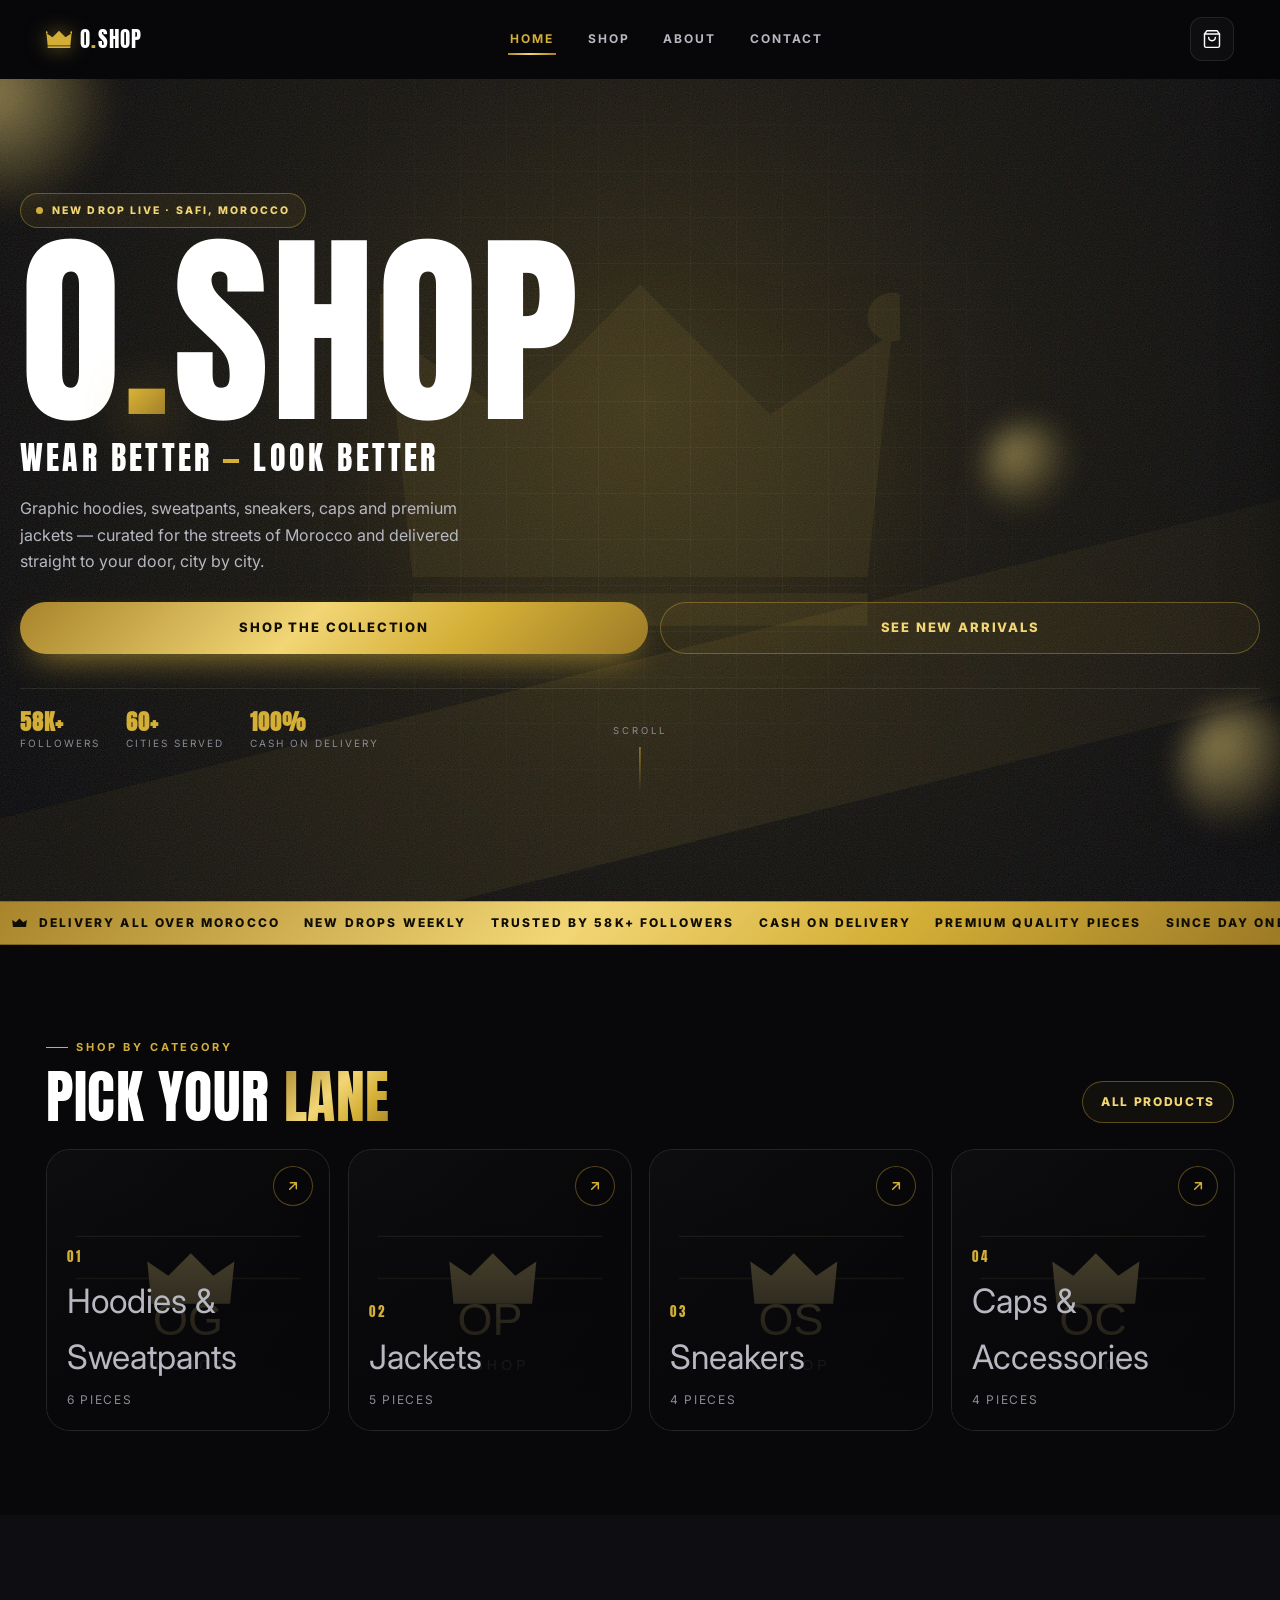
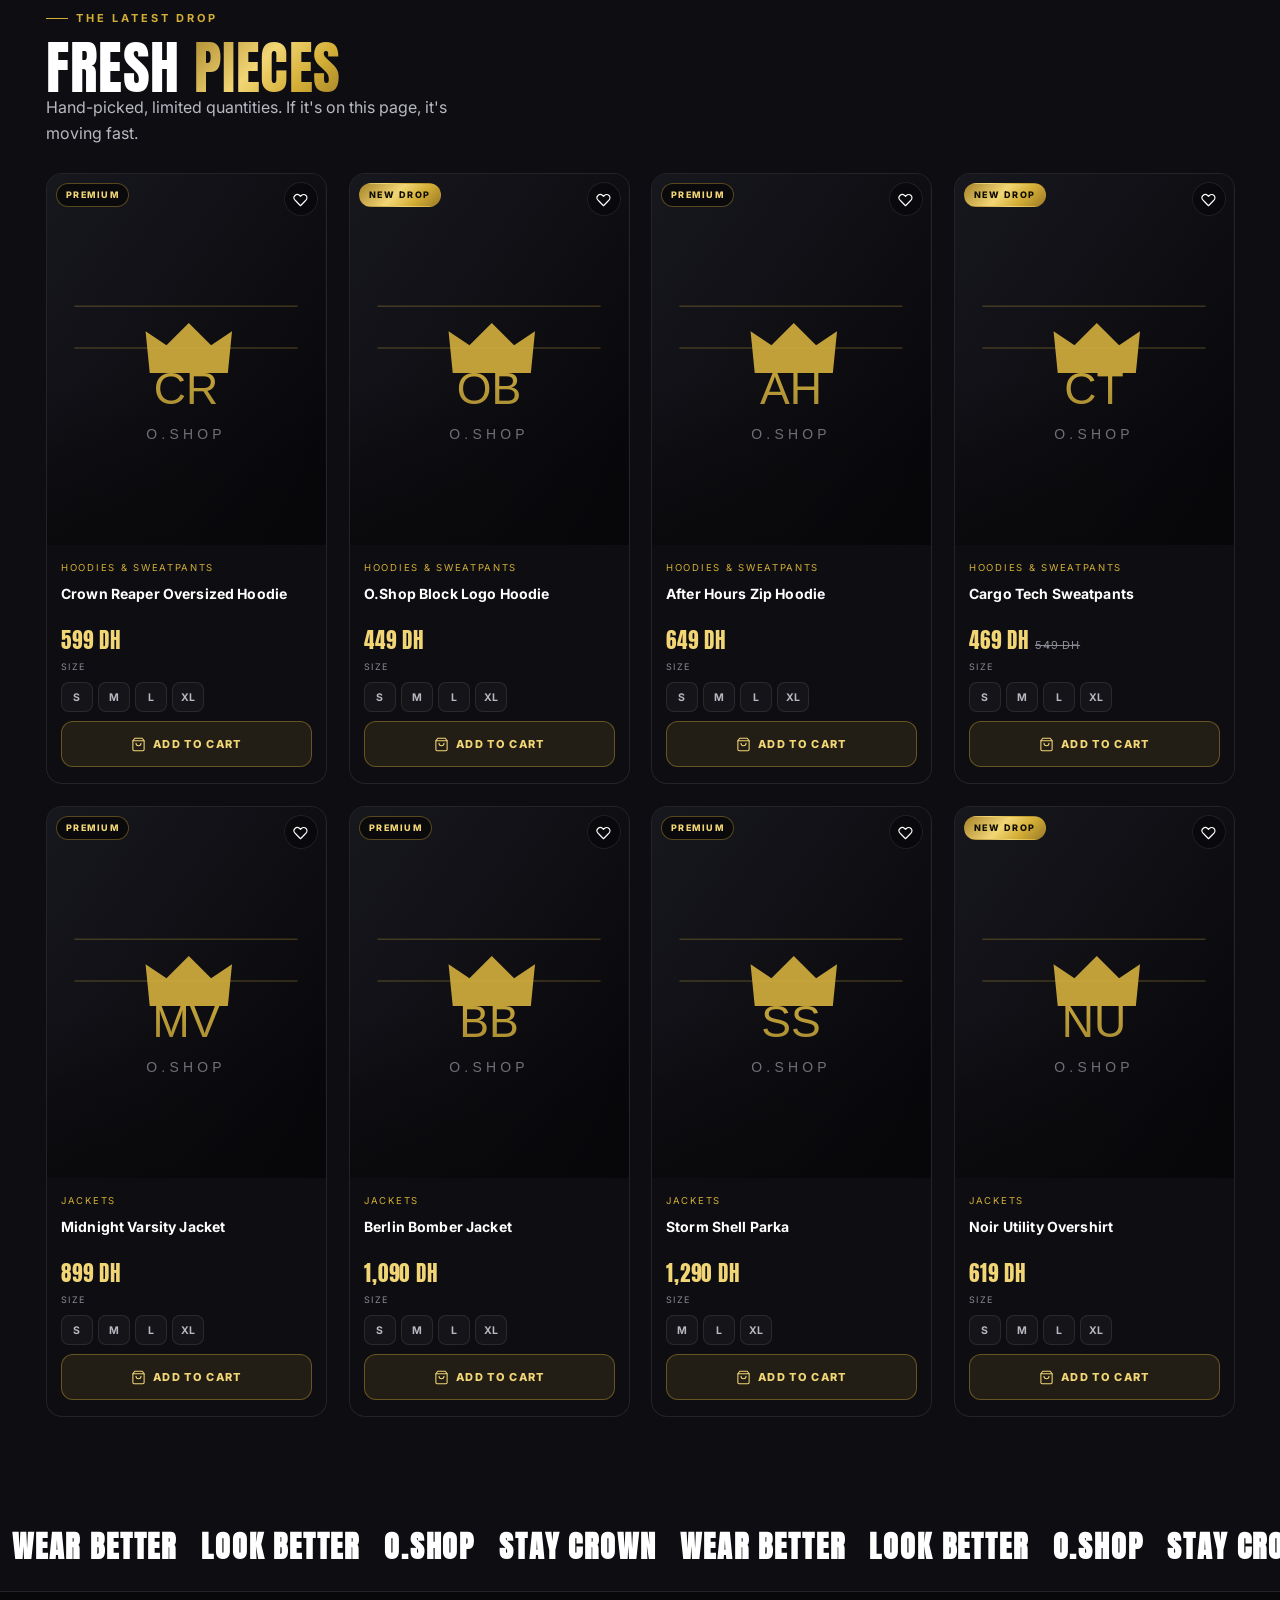
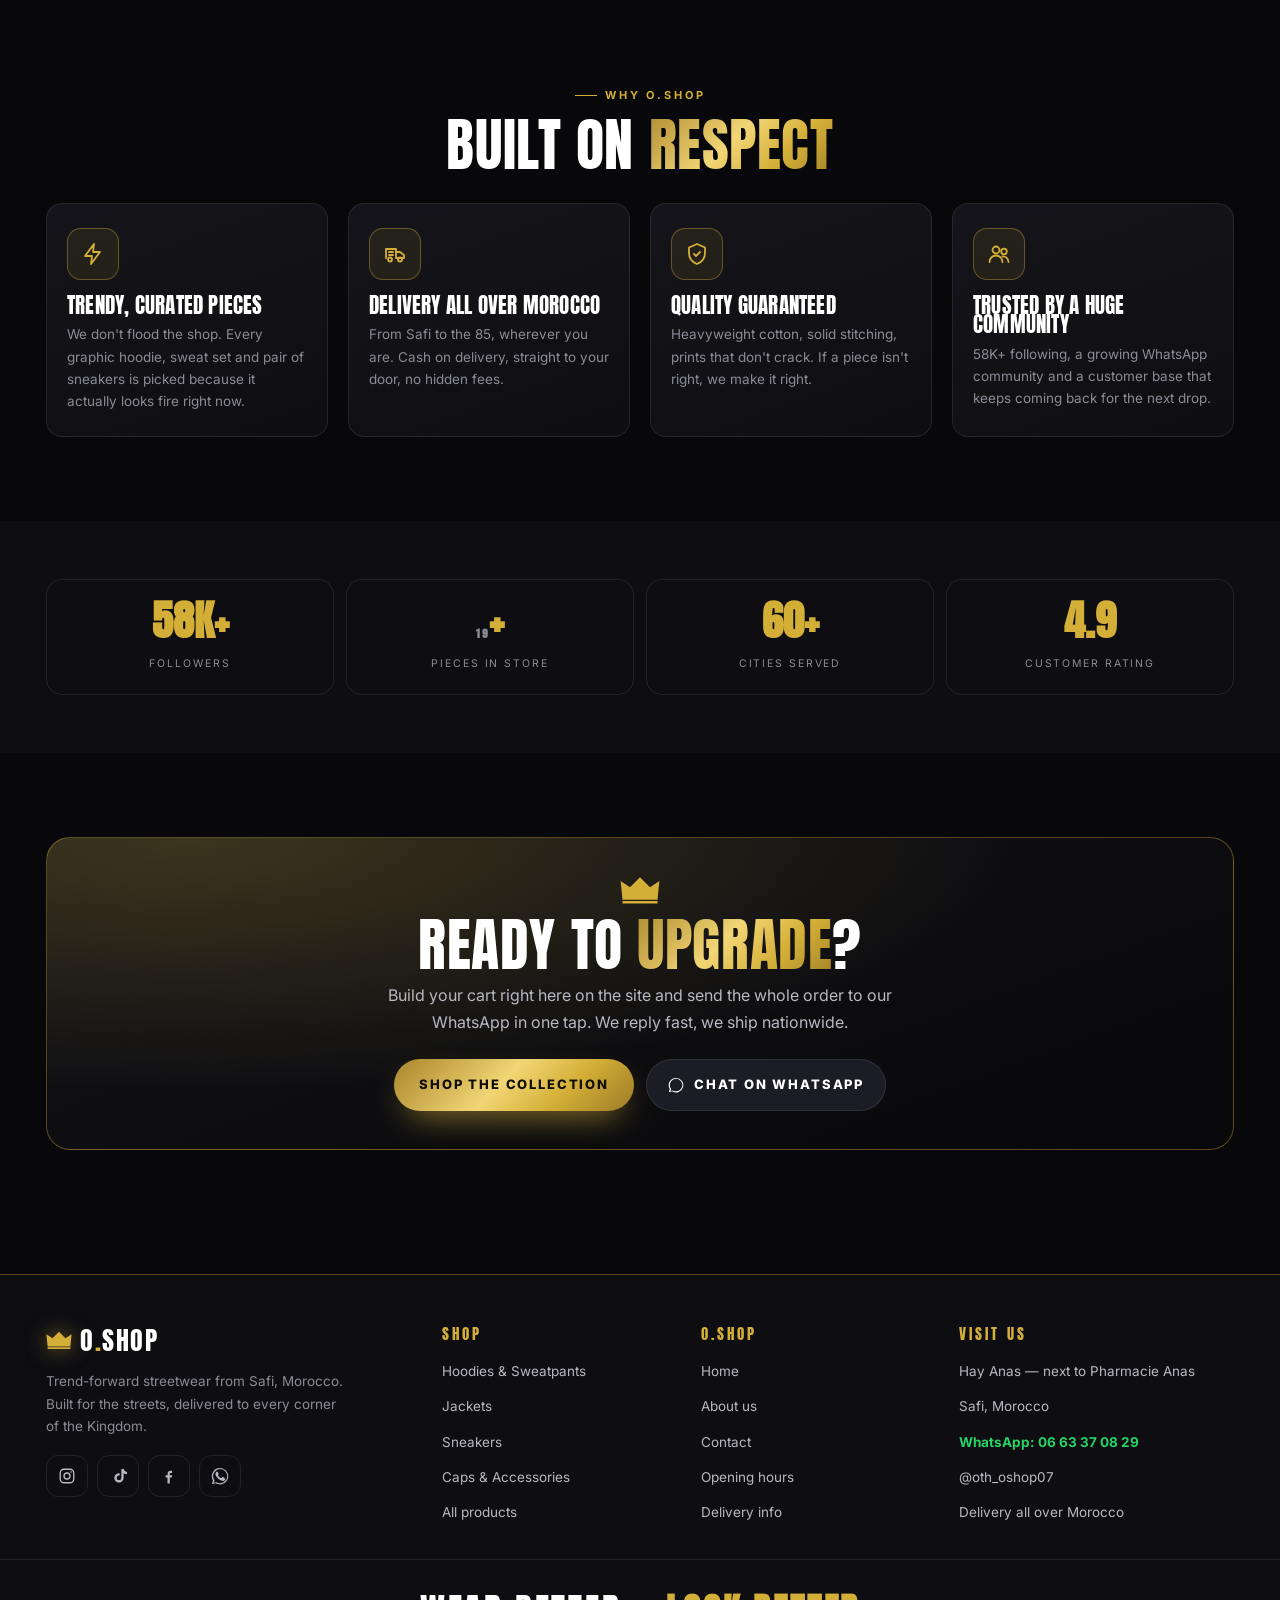
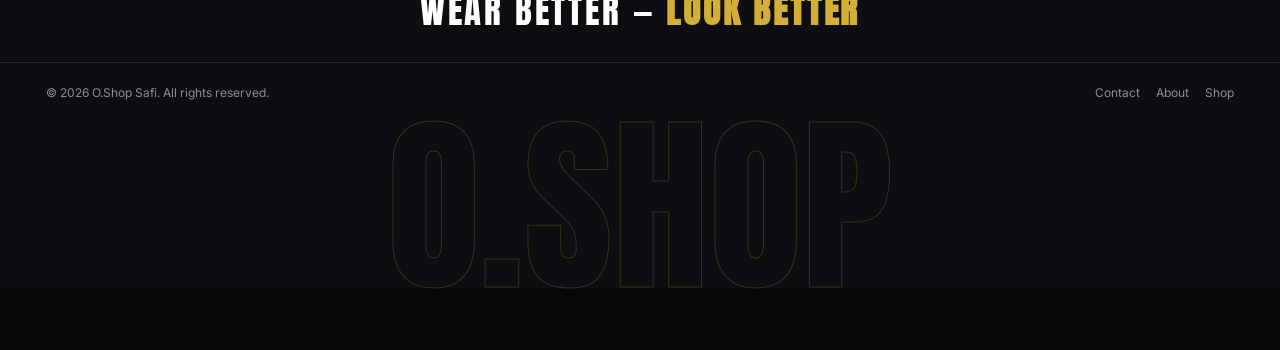
<file: index.html>
<!DOCTYPE html>
<html lang="en">
<head>
<meta charset="UTF-8">
<meta name="viewport" content="width=device-width, initial-scale=1, viewport-fit=cover">
<meta name="theme-color" content="#08080a">
<title>O.Shop — Wear Better, Look Better | Streetwear in Safi, Morocco</title>
<meta name="description" content="O.Shop — trendy streetwear from Safi, Morocco. Graphic hoodies, sweatpants, sneakers, caps and premium jackets. Delivery all over Morocco. Wear Better - Look Better.">
<meta property="og:title" content="O.Shop — Wear Better, Look Better">
<meta property="og:description" content="Streetwear from Safi. Delivery all over Morocco. Trusted by 58K+ followers.">
<meta property="og:type" content="website">
<link rel="preconnect" href="https://fonts.googleapis.com">
<link rel="preconnect" href="https://fonts.gstatic.com" crossorigin>
<link rel="stylesheet" href="style.css">
<link rel="icon" href="data:image/svg+xml,%3Csvg xmlns='http://www.w3.org/2000/svg' viewBox='0 0 64 44'%3E%3Cpath d='M4 40h56v4H4zM4 38 1 8l15 10L32 2l16 16L63 8l-3 30z' fill='%23d4af37'/%3E%3C/svg%3E">
</head>

<body data-page="home">

<!-- =====================================================
     HEADER (sticky, dark + gold accents)
     ===================================================== -->
<header class="site-header" id="siteHeader">
  <div class="wrap header-inner">
    <a href="index.html" class="brand" aria-label="O.Shop home">
      <svg class="crown" viewBox="0 0 64 44" fill="currentColor" aria-hidden="true"><path d="M4 40h56v4H4zM4 38 1 8l15 10L32 2l16 16L63 8l-3 30z"/><circle cx="1" cy="6" r="3"/><circle cx="63" cy="6" r="3"/></svg>
      <span class="brand-name">O<span>.</span>Shop</span>
    </a>

    <nav class="nav-desktop" aria-label="Primary">
      <a href="index.html" class="is-active" aria-current="page">Home</a>
      <a href="shop.html">Shop</a>
      <a href="about.html">About</a>
      <a href="contact.html">Contact</a>
    </nav>

    <div class="header-actions">
      <button class="icon-btn" type="button" data-cart-open aria-label="Open cart">
        <svg viewBox="0 0 24 24" fill="none" stroke="currentColor" stroke-width="1.7" stroke-linecap="round" stroke-linejoin="round" aria-hidden="true"><path d="M6 2 3 6v14a2 2 0 0 0 2 2h14a2 2 0 0 0 2-2V6l-3-4Z"/><path d="M3 6h18"/><path d="M16 10a4 4 0 0 1-8 0"/></svg>
      </button>
      <button class="icon-btn burger" type="button" id="burger" aria-label="Open menu" aria-expanded="false" aria-controls="mobileNav">
        <span></span><span></span><span></span>
      </button>
    </div>
  </div>
</header>

<main>

<!-- =====================================================
     HERO
     ===================================================== -->
<section class="hero" id="hero">
  <div class="hero__glow" aria-hidden="true"></div>
  <div class="hero__grid" aria-hidden="true"></div>

  <!-- parallax layer: giant crown watermark -->
  <div class="hero__art" aria-hidden="true">
    <svg class="hero__crown-big" viewBox="0 0 64 44" fill="currentColor"><path d="M4 40h56v4H4zM4 38 1 8l15 10L32 2l16 16L63 8l-3 30z"/><circle cx="1" cy="6" r="3"/><circle cx="63" cy="6" r="3"/></svg>
  </div>

  <div class="orb orb--1" aria-hidden="true"></div>
  <div class="orb orb--2" aria-hidden="true"></div>
  <div class="orb orb--3" aria-hidden="true"></div>
  <div class="hero__slash" aria-hidden="true"></div>
  <div class="hero__noise" aria-hidden="true"></div>

  <div class="wrap hero__inner">
    <p class="hero__badge">
      <span class="dot-live" aria-hidden="true"></span>
      New drop live · Safi, Morocco
    </p>

    <h1 class="hero__title display" data-split>O.Shop</h1>

    <p class="hero__slogan">Wear Better <i aria-hidden="true">—</i> Look Better</p>

    <p class="hero__sub">
      Graphic hoodies, sweatpants, sneakers, caps and premium jackets — curated for
      the streets of Morocco and delivered straight to your door, city by city.
    </p>

    <div class="hero__cta">
      <a href="shop.html" class="btn btn--gold">Shop the collection</a>
      <a href="#featured" class="btn btn--ghost">See new arrivals</a>
    </div>

    <div class="hero__meta">
      <div><strong>58K+</strong><span>Followers</span></div>
      <div><strong>60+</strong><span>Cities served</span></div>
      <div><strong>100%</strong><span>Cash on delivery</span></div>
    </div>
  </div>

  <div class="scroll-cue" aria-hidden="true">
    <span>Scroll</span><i></i>
  </div>
</section>

<!-- =====================================================
     TRUST TICKER (seamless marquee)
     ===================================================== -->
<div class="ticker" aria-label="Store highlights">
  <div class="ticker__track">
    <div class="ticker__group">
      <span><svg class="crown" viewBox="0 0 64 44" fill="currentColor"><path d="M4 38 1 8l15 10L32 2l16 16L63 8l-3 30z"/></svg> Delivery all over Morocco</span>
      <span>New drops weekly</span>
      <span>Trusted by 58K+ followers</span>
      <span>Cash on delivery</span>
      <span>Premium quality pieces</span>
      <span>Since day one in Safi</span>
    </div>
  </div>
</div>

<!-- =====================================================
     SHOP BY CATEGORY
     ===================================================== -->
<section class="section" id="categories">
  <div class="wrap">
    <div class="sec-head">
      <div>
        <p class="eyebrow reveal">Shop by category</p>
        <h2 class="h2 reveal" style="--d:80ms">Pick your <span class="gold-text">lane</span></h2>
      </div>
      <a href="shop.html" class="btn btn--ghost btn--sm reveal" style="--d:160ms">All products</a>
    </div>

    <div class="cat-grid" data-stagger>

      <a class="cat-card reveal" href="shop.html?cat=hoodies">
        <img class="cat-card__img" src="https://images.unsplash.com/photo-1556821840-3a63f95609a7?auto=format&fit=crop&w=700&q=70" alt="O.Shop graphic hoodies and sweatpants" loading="lazy">
        <span class="cat-card__scrim" aria-hidden="true"></span>
        <span class="cat-card__go" aria-hidden="true">
          <svg viewBox="0 0 24 24" width="16" height="16" fill="none" stroke="currentColor" stroke-width="2.2" stroke-linecap="round" stroke-linejoin="round"><path d="M7 17 17 7M8 7h9v9"/></svg>
        </span>
        <span class="cat-card__body">
          <span class="cat-card__n">01</span>
          <span class="cat-card__title h3">Hoodies &amp; Sweatpants</span>
          <span class="cat-card__count" data-cat-count="hoodies">—</span>
        </span>
      </a>

      <a class="cat-card reveal" href="shop.html?cat=jackets">
        <img class="cat-card__img" src="https://images.unsplash.com/photo-1551028719-00167b16eac5?auto=format&fit=crop&w=700&q=70" alt="O.Shop premium streetwear jackets" loading="lazy">
        <span class="cat-card__scrim" aria-hidden="true"></span>
        <span class="cat-card__go" aria-hidden="true">
          <svg viewBox="0 0 24 24" width="16" height="16" fill="none" stroke="currentColor" stroke-width="2.2" stroke-linecap="round" stroke-linejoin="round"><path d="M7 17 17 7M8 7h9v9"/></svg>
        </span>
        <span class="cat-card__body">
          <span class="cat-card__n">02</span>
          <span class="cat-card__title h3">Jackets</span>
          <span class="cat-card__count" data-cat-count="jackets">—</span>
        </span>
      </a>

      <a class="cat-card reveal" href="shop.html?cat=sneakers">
        <img class="cat-card__img" src="https://images.unsplash.com/photo-1600185365483-26d7a4cc7519?auto=format&fit=crop&w=700&q=70" alt="O.Shop sneakers" loading="lazy">
        <span class="cat-card__scrim" aria-hidden="true"></span>
        <span class="cat-card__go" aria-hidden="true">
          <svg viewBox="0 0 24 24" width="16" height="16" fill="none" stroke="currentColor" stroke-width="2.2" stroke-linecap="round" stroke-linejoin="round"><path d="M7 17 17 7M8 7h9v9"/></svg>
        </span>
        <span class="cat-card__body">
          <span class="cat-card__n">03</span>
          <span class="cat-card__title h3">Sneakers</span>
          <span class="cat-card__count" data-cat-count="sneakers">—</span>
        </span>
      </a>

      <a class="cat-card reveal" href="shop.html?cat=accessories">
        <img class="cat-card__img" src="https://images.unsplash.com/photo-1521369909029-2afed882baee?auto=format&fit=crop&w=700&q=70" alt="O.Shop caps and accessories" loading="lazy">
        <span class="cat-card__scrim" aria-hidden="true"></span>
        <span class="cat-card__go" aria-hidden="true">
          <svg viewBox="0 0 24 24" width="16" height="16" fill="none" stroke="currentColor" stroke-width="2.2" stroke-linecap="round" stroke-linejoin="round"><path d="M7 17 17 7M8 7h9v9"/></svg>
        </span>
        <span class="cat-card__body">
          <span class="cat-card__n">04</span>
          <span class="cat-card__title h3">Caps &amp; Accessories</span>
          <span class="cat-card__count" data-cat-count="accessories">—</span>
        </span>
      </a>

    </div>
  </div>
</section>

<!-- =====================================================
     FEATURED / NEW ARRIVALS
     ===================================================== -->
<section class="section section--alt" id="featured">
  <div class="wrap">
    <div class="sec-head">
      <div>
        <p class="eyebrow reveal">The latest drop</p>
        <h2 class="h2 reveal" style="--d:80ms">Fresh <span class="gold-text">pieces</span></h2>
        <p class="lead reveal" style="--d:140ms">
          Hand-picked, limited quantities. If it's on this page, it's moving fast.
        </p>
      </div>
      <a href="shop.html" class="btn btn--gold btn--sm reveal" style="--d:200ms">Shop everything</a>
    </div>

    <!-- rendered from products.js -->
    <div class="grid-products" data-grid-featured data-limit="8"></div>
  </div>
</section>

<!-- =====================================================
     OVERSIZED MARQUEE BAND
     ===================================================== -->
<div class="marquee-band" aria-hidden="true">
  <div class="ticker__track">
    <div class="ticker__group">
      <span>Wear Better</span><span>Look Better</span><span>O.Shop</span><span>Stay Crown</span>
    </div>
  </div>
</div>

<!-- =====================================================
     WHY CHOOSE US
     ===================================================== -->
<section class="section">
  <div class="wrap">
    <div class="center" style="margin-bottom:32px">
      <p class="eyebrow reveal" style="justify-content:center">Why O.Shop</p>
      <h2 class="h2 reveal" style="--d:80ms">Built on <span class="gold-text">respect</span></h2>
    </div>

    <div class="why-grid" data-stagger>

      <article class="why-card reveal">
        <span class="why-card__icon" aria-hidden="true">
          <svg viewBox="0 0 24 24" fill="none" stroke="currentColor" stroke-width="1.8" stroke-linecap="round" stroke-linejoin="round"><path d="m13 2-9 12h7l-1 8 9-12h-7z"/></svg>
        </span>
        <h3>Trendy, curated pieces</h3>
        <p>We don't flood the shop. Every graphic hoodie, sweat set and pair of sneakers is picked because it actually looks fire right now.</p>
      </article>

      <article class="why-card reveal">
        <span class="why-card__icon" aria-hidden="true">
          <svg viewBox="0 0 24 24" fill="none" stroke="currentColor" stroke-width="1.8" stroke-linecap="round" stroke-linejoin="round"><path d="M3 16V7h10v9M13 10h4l4 3v3h-8"/><circle cx="7" cy="17.5" r="2"/><circle cx="17" cy="17.5" r="2"/><path d="M6 10h4M6 13h4"/></svg>
        </span>
        <h3>Delivery all over Morocco</h3>
        <p>From Safi to the 85, wherever you are. Cash on delivery, straight to your door, no hidden fees.</p>
      </article>

      <article class="why-card reveal">
        <span class="why-card__icon" aria-hidden="true">
          <svg viewBox="0 0 24 24" fill="none" stroke="currentColor" stroke-width="1.8" stroke-linecap="round" stroke-linejoin="round"><path d="M12 2 4 5.5V11c0 5 3.4 9.2 8 11 4.6-1.8 8-6 8-11V5.5Z"/><path d="m9 12 2 2 4-4"/></svg>
        </span>
        <h3>Quality guaranteed</h3>
        <p>Heavyweight cotton, solid stitching, prints that don't crack. If a piece isn't right, we make it right.</p>
      </article>

      <article class="why-card reveal">
        <span class="why-card__icon" aria-hidden="true">
          <svg viewBox="0 0 24 24" fill="none" stroke="currentColor" stroke-width="1.8" stroke-linecap="round" stroke-linejoin="round"><circle cx="9" cy="8" r="3.5"/><path d="M2.5 20a6.5 6.5 0 0 1 13 0"/><circle cx="17" cy="9.5" r="2.8"/><path d="M15.5 14.4A5.6 5.6 0 0 1 21.5 20"/></svg>
        </span>
        <h3>Trusted by a huge community</h3>
        <p>58K+ following, a growing WhatsApp community and a customer base that keeps coming back for the next drop.</p>
      </article>

    </div>
  </div>
</section>

<!-- =====================================================
     STATS BAND
     ===================================================== -->
<section class="section section--tight section--alt">
  <div class="wrap">
    <div class="stats" data-stagger>
      <div class="stat reveal"><strong>58K+</strong><span>Followers</span></div>
      <div class="stat reveal"><strong><span data-live-count>18</span>+</strong><span>Pieces in store</span></div>
      <div class="stat reveal"><strong>60+</strong><span>Cities served</span></div>
      <div class="stat reveal"><strong>4.9</strong><span>Customer rating</span></div>
    </div>
  </div>
</section>

<!-- =====================================================
     CTA BAND
     ===================================================== -->
<section class="section">
  <div class="wrap">
    <div class="cta-band reveal reveal--zoom">
      <svg class="cta-band__crown" viewBox="0 0 64 44" fill="currentColor" aria-hidden="true"><path d="M4 40h56v4H4zM4 38 1 8l15 10L32 2l16 16L63 8l-3 30z"/></svg>
      <h2 class="h2">Ready to <span class="gold-text">upgrade</span>?</h2>
      <p class="lead">Build your cart right here on the site and send the whole order to our WhatsApp in one tap. We reply fast, we ship nationwide.</p>
      <div class="cta-band__btns">
        <a href="shop.html" class="btn btn--gold">Shop the collection</a>
        <a href="https://wa.me/212663370829" target="_blank" rel="noopener" class="btn btn--dark">
          <svg viewBox="0 0 24 24" width="16" height="16" fill="currentColor" aria-hidden="true"><path d="M12 21.5a9.4 9.4 0 0 1-4.8-1.3l-3.4.9.9-3.3a9.4 9.4 0 1 1 7.3 3.7m0-20.1a10.9 10.9 0 0 0-9.4 16.5L1.2 22.8l5-1.3A10.9 10.9 0 1 0 12 1.4"/></svg>
          Chat on WhatsApp
        </a>
      </div>
    </div>
  </div>
</section>

</main>

<!-- =====================================================
     FOOTER
     ===================================================== -->
<footer class="site-footer">
  <div class="wrap">
    <div class="footer-grid">

      <div class="footer-brand">
        <a href="index.html" class="brand">
          <svg class="crown" viewBox="0 0 64 44" fill="currentColor" aria-hidden="true"><path d="M4 40h56v4H4zM4 38 1 8l15 10L32 2l16 16L63 8l-3 30z"/></svg>
          <span class="brand-name">O<span>.</span>Shop</span>
        </a>
        <p>Trend-forward streetwear from Safi, Morocco. Built for the streets, delivered to every corner of the Kingdom.</p>
        <div class="socials">
          <a href="https://instagram.com/oth_oshop07" target="_blank" rel="noopener" aria-label="Instagram">
            <svg viewBox="0 0 24 24" fill="none" stroke="currentColor" stroke-width="1.8"><rect x="3" y="3" width="18" height="18" rx="5"/><circle cx="12" cy="12" r="4"/><circle cx="17.4" cy="6.6" r="1.1" fill="currentColor" stroke="none"/></svg>
          </a>
          <a href="https://tiktok.com/@oth_oshop07" target="_blank" rel="noopener" aria-label="TikTok">
            <svg viewBox="0 0 24 24" fill="currentColor"><path d="M16.5 2.5h3a5.8 5.8 0 0 0 4.5 4.3v3a9 9 0 0 1-4.5-1.6v6.2A6.2 6.2 0 1 1 14.2 8.3v3.1a3.1 3.1 0 1 0 2.3 3z"/></svg>
          </a>
          <a href="https://facebook.com" target="_blank" rel="noopener" aria-label="Facebook">
            <svg viewBox="0 0 24 24" fill="currentColor"><path d="M13 22v-8h2.7l.4-3H13V9.4c0-.9.3-1.5 1.6-1.5h1.5V5.2c-.3 0-1.2-.1-2.2-.1-2.2 0-3.7 1.3-3.7 3.8V11H7.5v3H10v8z"/></svg>
          </a>
          <a href="https://wa.me/212663370829" target="_blank" rel="noopener" aria-label="WhatsApp">
            <svg viewBox="0 0 24 24" fill="currentColor"><path d="M17.5 14.4c-.3-.2-1.7-.9-2-1-.3-.1-.5-.1-.7.1-.2.3-.7 1-.9 1.2-.2.2-.3.2-.6.1-.3-.2-1.2-.5-2.3-1.4-.9-.8-1.4-1.7-1.6-2-.2-.3 0-.5.1-.6l.4-.5c.2-.2.2-.4.3-.6 0-.2 0-.4 0-.6-.1-.2-.7-1.6-.9-2.2-.2-.6-.5-.5-.7-.5h-.6c-.2 0-.6.1-.9.4-.3.3-1.1 1.1-1.1 2.7s1.2 3.1 1.3 3.3c.2.2 2.3 3.5 5.5 4.9.8.3 1.4.5 1.9.7.8.2 1.5.2 2.1.1.6-.1 1.7-.7 2-1.4.2-.7.2-1.3.2-1.4-.1-.2-.3-.2-.6-.4M12 21.5a9.4 9.4 0 0 1-4.8-1.3l-3.4.9.9-3.3a9.4 9.4 0 1 1 7.3 3.7m0-20.1a10.9 10.9 0 0 0-9.4 16.5L1.2 22.8l5-1.3A10.9 10.9 0 1 0 12 1.4"/></svg>
          </a>
        </div>
      </div>

      <div class="footer-col">
        <h4>Shop</h4>
        <ul>
          <li><a href="shop.html?cat=hoodies">Hoodies &amp; Sweatpants</a></li>
          <li><a href="shop.html?cat=jackets">Jackets</a></li>
          <li><a href="shop.html?cat=sneakers">Sneakers</a></li>
          <li><a href="shop.html?cat=accessories">Caps &amp; Accessories</a></li>
          <li><a href="shop.html">All products</a></li>
        </ul>
      </div>

      <div class="footer-col">
        <h4>O.Shop</h4>
        <ul>
          <li><a href="index.html">Home</a></li>
          <li><a href="about.html">About us</a></li>
          <li><a href="contact.html">Contact</a></li>
          <li><a href="contact.html#hours">Opening hours</a></li>
          <li><a href="contact.html#delivery">Delivery info</a></li>
        </ul>
      </div>

      <div class="footer-col">
        <h4>Visit us</h4>
        <ul>
          <li><span>Hay Anas — next to Pharmacie Anas</span></li>
          <li><span>Safi, Morocco</span></li>
          <li><a class="is-wa" href="https://wa.me/212663370829" target="_blank" rel="noopener">WhatsApp: 06 63 37 08 29</a></li>
          <li><a href="https://instagram.com/oth_oshop07" target="_blank" rel="noopener">@oth_oshop07</a></li>
          <li><span class="small">Delivery all over Morocco</span></li>
        </ul>
      </div>

    </div>
  </div>

  <p class="footer-slogan" aria-hidden="true">Wear Better — <b>Look Better</b></p>

  <div class="wrap">
    <div class="footer-bottom">
      <span>© <span data-year>2026</span> O.Shop Safi. All rights reserved.</span>
      <nav>
        <a href="contact.html">Contact</a>
        <a href="about.html">About</a>
        <a href="shop.html">Shop</a>
      </nav>
    </div>
  </div>

  <p class="footer-mark" aria-hidden="true">O.SHOP</p>
</footer>

<script src="products.js"></script>
<script src="cart.js"></script>
<script src="script.js"></script>
</body>
</html>
</file>
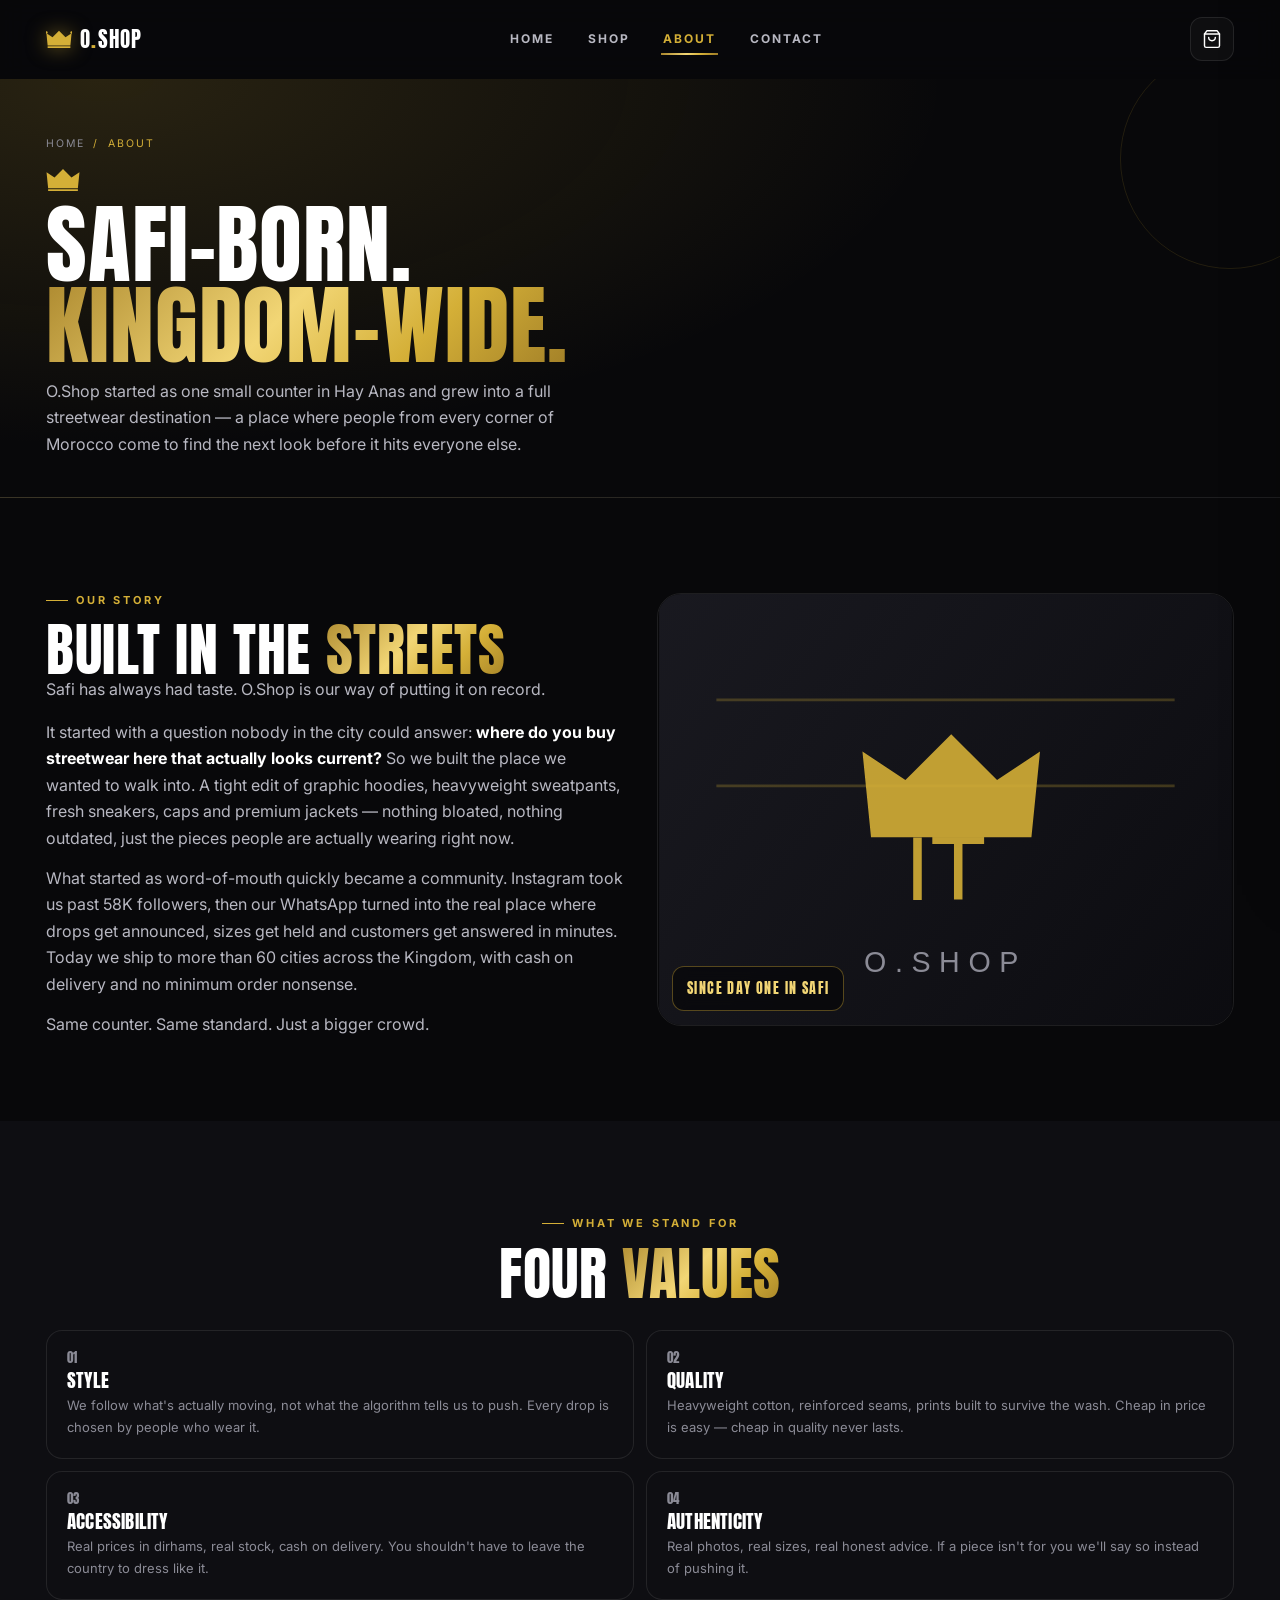
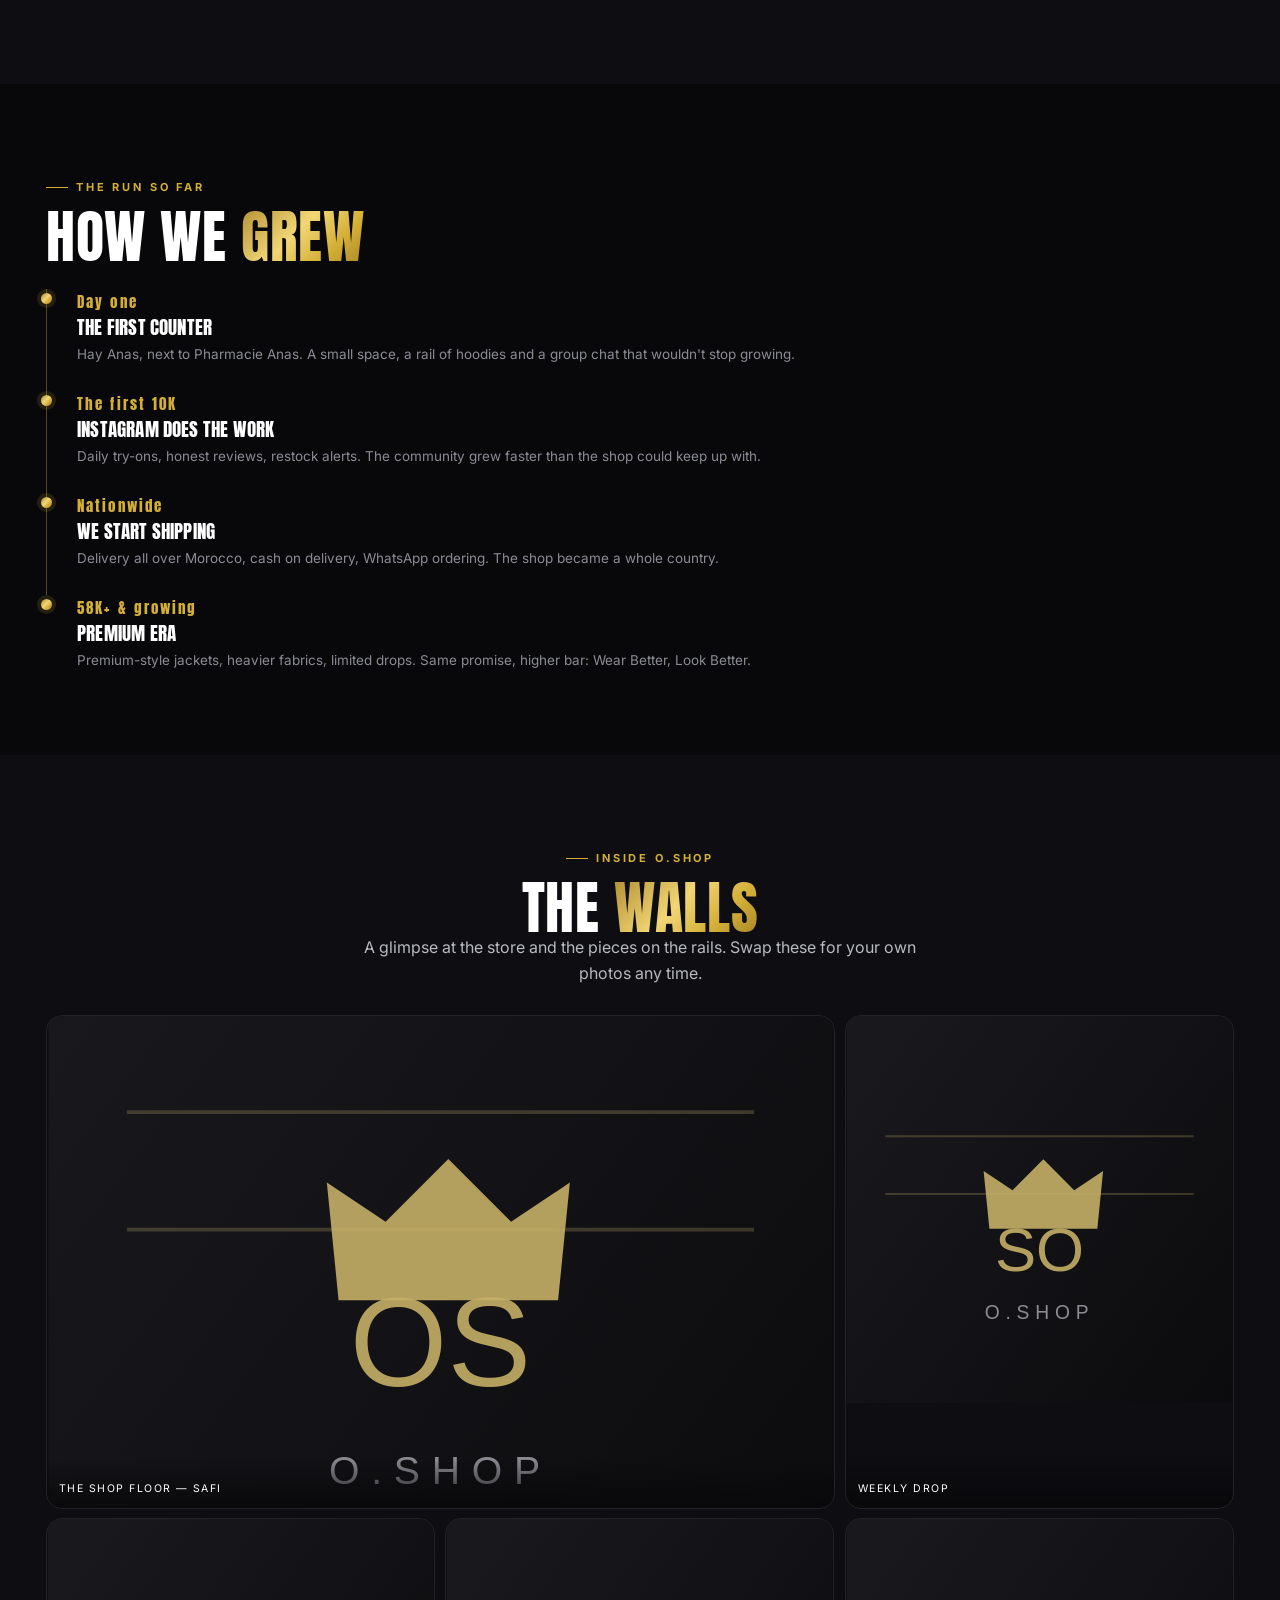
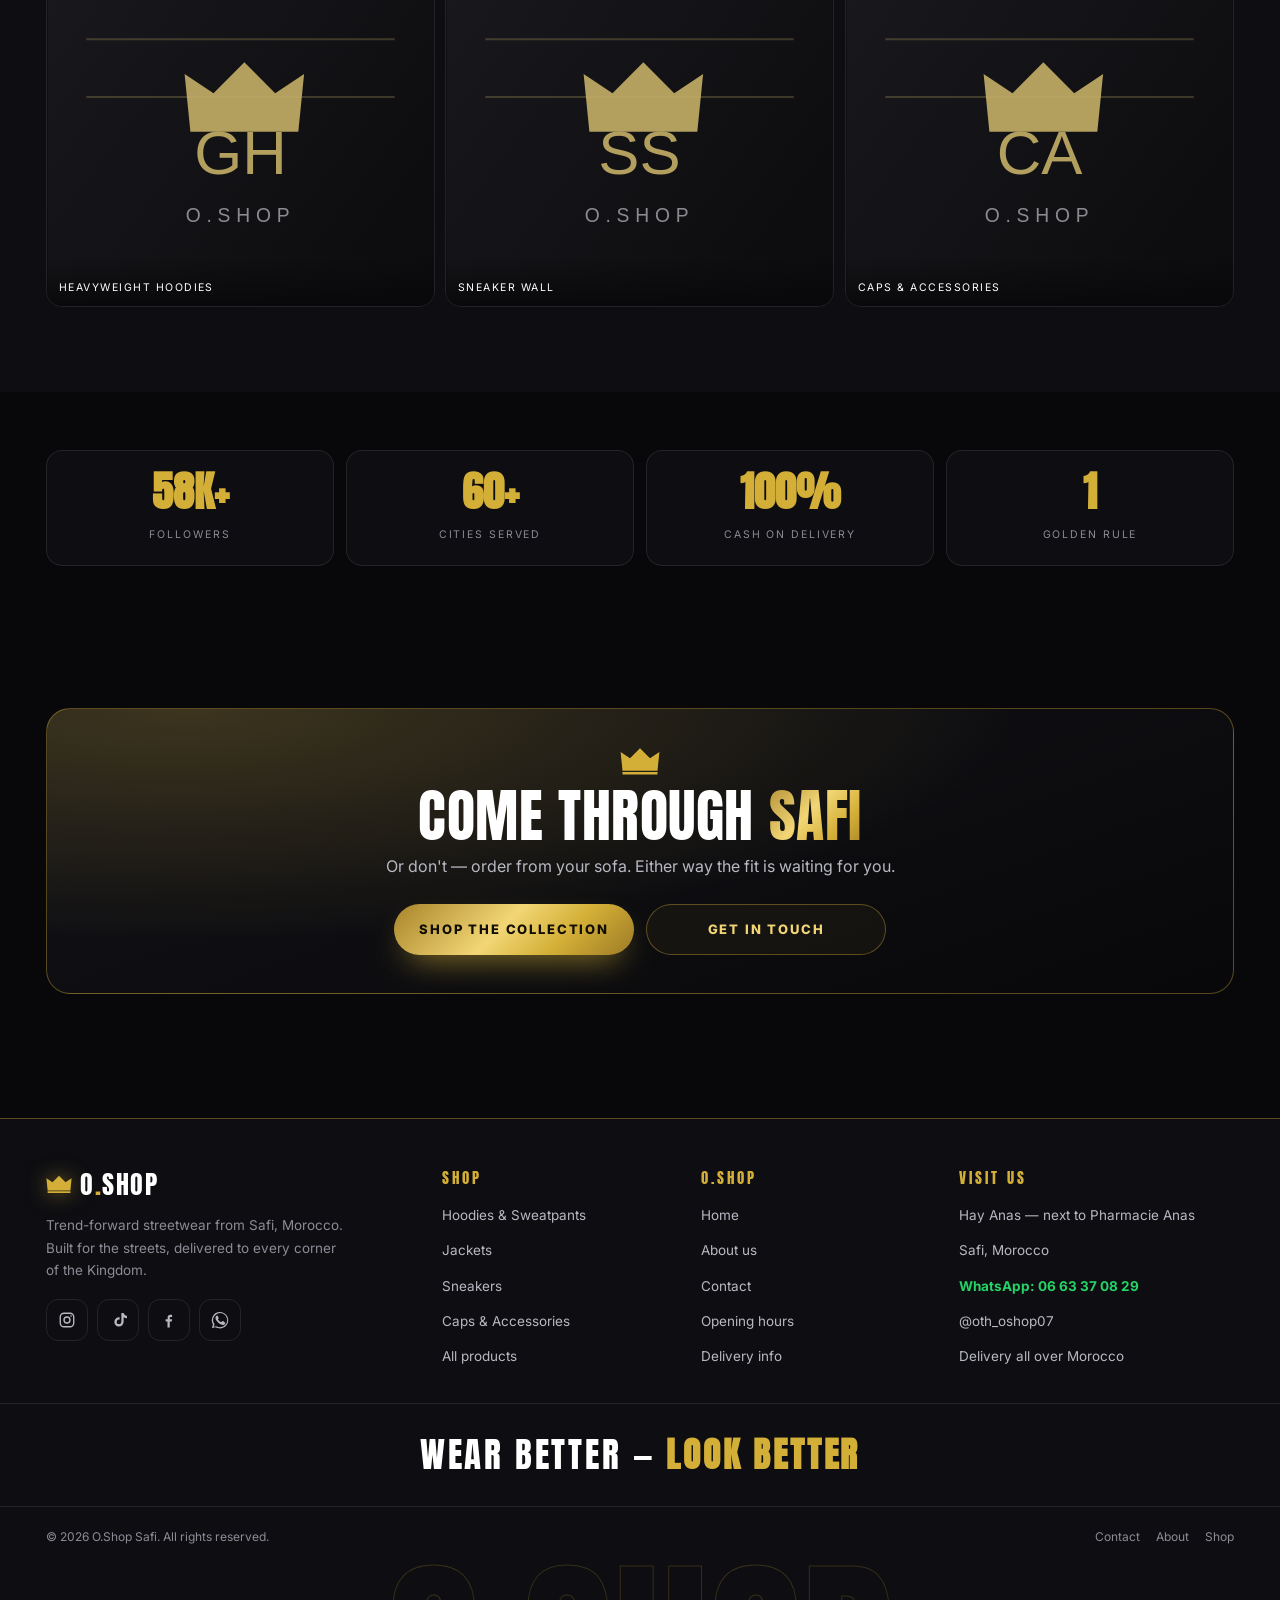
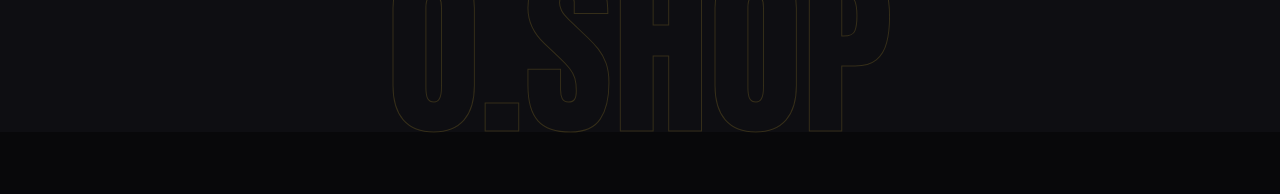
<file: about.html>
<!DOCTYPE html>
<html lang="en">
<head>
<meta charset="UTF-8">
<meta name="viewport" content="width=device-width, initial-scale=1, viewport-fit=cover">
<meta name="theme-color" content="#08080a">
<title>About O.Shop — Streetwear Destination in Safi, Morocco</title>
<meta name="description" content="O.Shop is a streetwear destination in Safi, Morocco bringing trend-forward style to customers across the Kingdom. Our story, our values, our community.">
<link rel="preconnect" href="https://fonts.googleapis.com">
<link rel="preconnect" href="https://fonts.gstatic.com" crossorigin>
<link rel="stylesheet" href="style.css">
<link rel="icon" href="data:image/svg+xml,%3Csvg xmlns='http://www.w3.org/2000/svg' viewBox='0 0 64 44'%3E%3Cpath d='M4 40h56v4H4zM4 38 1 8l15 10L32 2l16 16L63 8l-3 30z' fill='%23d4af37'/%3E%3C/svg%3E">
</head>

<body data-page="about">

<!-- =====================================================
     HEADER
     ===================================================== -->
<header class="site-header" id="siteHeader">
  <div class="wrap header-inner">
    <a href="index.html" class="brand" aria-label="O.Shop home">
      <svg class="crown" viewBox="0 0 64 44" fill="currentColor" aria-hidden="true"><path d="M4 40h56v4H4zM4 38 1 8l15 10L32 2l16 16L63 8l-3 30z"/><circle cx="1" cy="6" r="3"/><circle cx="63" cy="6" r="3"/></svg>
      <span class="brand-name">O<span>.</span>Shop</span>
    </a>

    <nav class="nav-desktop" aria-label="Primary">
      <a href="index.html">Home</a>
      <a href="shop.html">Shop</a>
      <a href="about.html" class="is-active" aria-current="page">About</a>
      <a href="contact.html">Contact</a>
    </nav>

    <div class="header-actions">
      <button class="icon-btn" type="button" data-cart-open aria-label="Open cart">
        <svg viewBox="0 0 24 24" fill="none" stroke="currentColor" stroke-width="1.7" stroke-linecap="round" stroke-linejoin="round" aria-hidden="true"><path d="M6 2 3 6v14a2 2 0 0 0 2 2h14a2 2 0 0 0 2-2V6l-3-4Z"/><path d="M3 6h18"/><path d="M16 10a4 4 0 0 1-8 0"/></svg>
      </button>
      <button class="icon-btn burger" type="button" id="burger" aria-label="Open menu" aria-expanded="false" aria-controls="mobileNav">
        <span></span><span></span><span></span>
      </button>
    </div>
  </div>
</header>

<main>

<!-- =====================================================
     PAGE HERO
     ===================================================== -->
<section class="page-hero">
  <div class="wrap">
    <nav class="crumbs" aria-label="Breadcrumb">
      <a href="index.html">Home</a> <span>/</span> <span>About</span>
    </nav>
    <svg class="page-hero__crown reveal" viewBox="0 0 64 44" fill="currentColor" aria-hidden="true"><path d="M4 40h56v4H4zM4 38 1 8l15 10L32 2l16 16L63 8l-3 30z"/></svg>
    <h1 class="reveal" style="--d:80ms">Safi-born.<br><span class="gold-text">Kingdom-wide.</span></h1>
    <p class="lead reveal" style="--d:160ms">
      O.Shop started as one small counter in Hay Anas and grew into a full
      streetwear destination — a place where people from every corner of Morocco
      come to find the next look before it hits everyone else.
    </p>
  </div>
</section>

<!-- =====================================================
     STORY
     ===================================================== -->
<section class="section">
  <div class="wrap split">

    <div>
      <p class="eyebrow reveal">Our story</p>
      <h2 class="h2 reveal" style="--d:80ms">Built in the <span class="gold-text">streets</span></h2>
      <p class="lead reveal" style="--d:140ms;margin-bottom:16px">
        Safi has always had taste. O.Shop is our way of putting it on record.
      </p>
      <p class="reveal" style="--d:200ms">
        It started with a question nobody in the city could answer: <strong style="color:var(--white)">where do you buy
        streetwear here that actually looks current?</strong> So we built the place
        we wanted to walk into. A tight edit of graphic hoodies, heavyweight
        sweatpants, fresh sneakers, caps and premium jackets — nothing bloated,
        nothing outdated, just the pieces people are actually wearing right now.
      </p>
      <p class="reveal" style="--d:260ms;margin-top:14px">
        What started as word-of-mouth quickly became a community. Instagram took
        us past 58K followers, then our WhatsApp turned into the real place where
        drops get announced, sizes get held and customers get answered in
        minutes. Today we ship to more than 60 cities across the Kingdom, with
        cash on delivery and no minimum order nonsense.
      </p>
      <p class="reveal" style="--d:320ms;margin-top:14px">
        Same counter. Same standard. Just a bigger crowd.
      </p>
    </div>

    <figure class="about-media reveal reveal--right" style="margin:0">
      <img src="https://images.unsplash.com/photo-1483985988355-763728e1935b?auto=format&fit=crop&w=900&q=70" alt="Inside the O.Shop store — rails of streetwear" loading="lazy">
      <figcaption class="about-media__badge">Since day one in Safi</figcaption>
    </figure>

  </div>
</section>

<!-- =====================================================
     VALUES
     ===================================================== -->
<section class="section section--alt">
  <div class="wrap">
    <div class="center" style="margin-bottom:30px">
      <p class="eyebrow reveal" style="justify-content:center">What we stand for</p>
      <h2 class="h2 reveal" style="--d:80ms">Four <span class="gold-text">values</span></h2>
    </div>

    <div class="values" data-stagger>
      <article class="value reveal">
        <p class="value__n">01</p>
        <h3>Style</h3>
        <p>We follow what's actually moving, not what the algorithm tells us to push. Every drop is chosen by people who wear it.</p>
      </article>
      <article class="value reveal">
        <p class="value__n">02</p>
        <h3>Quality</h3>
        <p>Heavyweight cotton, reinforced seams, prints built to survive the wash. Cheap in price is easy — cheap in quality never lasts.</p>
      </article>
      <article class="value reveal">
        <p class="value__n">03</p>
        <h3>Accessibility</h3>
        <p>Real prices in dirhams, real stock, cash on delivery. You shouldn't have to leave the country to dress like it.</p>
      </article>
      <article class="value reveal">
        <p class="value__n">04</p>
        <h3>Authenticity</h3>
        <p>Real photos, real sizes, real honest advice. If a piece isn't for you we'll say so instead of pushing it.</p>
      </article>
    </div>
  </div>
</section>

<!-- =====================================================
     TIMELINE
     ===================================================== -->
<section class="section">
  <div class="wrap">
    <div class="sec-head">
      <div>
        <p class="eyebrow reveal">The run so far</p>
        <h2 class="h2 reveal" style="--d:80ms">How we <span class="gold-text">grew</span></h2>
      </div>
    </div>

    <div class="timeline">
      <div class="tl reveal reveal--left">
        <span class="tl__year">Day one</span>
        <h3>The first counter</h3>
        <p>Hay Anas, next to Pharmacie Anas. A small space, a rail of hoodies and a group chat that wouldn't stop growing.</p>
      </div>
      <div class="tl reveal reveal--left">
        <span class="tl__year">The first 10K</span>
        <h3>Instagram does the work</h3>
        <p>Daily try-ons, honest reviews, restock alerts. The community grew faster than the shop could keep up with.</p>
      </div>
      <div class="tl reveal reveal--left">
        <span class="tl__year">Nationwide</span>
        <h3>We start shipping</h3>
        <p>Delivery all over Morocco, cash on delivery, WhatsApp ordering. The shop became a whole country.</p>
      </div>
      <div class="tl reveal reveal--left">
        <span class="tl__year">58K+ &amp; growing</span>
        <h3>Premium era</h3>
        <p>Premium-style jackets, heavier fabrics, limited drops. Same promise, higher bar: Wear Better, Look Better.</p>
      </div>
    </div>
  </div>
</section>

<!-- =====================================================
     STORE + PRODUCTS GALLERY
     ===================================================== -->
<section class="section section--alt">
  <div class="wrap">
    <div class="center" style="margin-bottom:28px">
      <p class="eyebrow reveal" style="justify-content:center">Inside O.Shop</p>
      <h2 class="h2 reveal" style="--d:80ms">The <span class="gold-text">walls</span></h2>
      <p class="lead reveal center" style="--d:140ms;margin-inline:auto">
        A glimpse at the store and the pieces on the rails. Swap these for your own
        photos any time.
      </p>
    </div>

    <div class="gallery">
      <figure class="reveal reveal--zoom">
        <img src="https://images.unsplash.com/photo-1441986300917-64674bd600d8?auto=format&fit=crop&w=1000&q=70" alt="O.Shop store interior" loading="lazy">
        <figcaption>The shop floor — Safi</figcaption>
      </figure>
      <figure class="reveal reveal--zoom" style="--d:90ms">
        <img src="https://images.unsplash.com/photo-1523381210434-271e8be1f52b?auto=format&fit=crop&w=700&q=70" alt="Streetwear on rails" loading="lazy">
        <figcaption>Weekly drop</figcaption>
      </figure>
      <figure class="reveal reveal--zoom" style="--d:180ms">
        <img src="https://images.unsplash.com/photo-1620799140408-edc6dcb6d633?auto=format&fit=crop&w=700&q=70" alt="Graphic hoodie detail" loading="lazy">
        <figcaption>Heavyweight hoodies</figcaption>
      </figure>
      <figure class="reveal reveal--zoom" style="--d:270ms">
        <img src="https://images.unsplash.com/photo-1595950653106-6c9ebd614d3a?auto=format&fit=crop&w=700&q=70" alt="Sneaker shelf" loading="lazy">
        <figcaption>Sneaker wall</figcaption>
      </figure>
      <figure class="reveal reveal--zoom" style="--d:360ms">
        <img src="https://images.unsplash.com/photo-1521369909029-2afed882baee?auto=format&fit=crop&w=700&q=70" alt="Caps and accessories" loading="lazy">
        <figcaption>Caps &amp; accessories</figcaption>
      </figure>
    </div>
  </div>
</section>

<!-- =====================================================
     STATS
     ===================================================== -->
<section class="section section--tight">
  <div class="wrap">
    <div class="stats" data-stagger>
      <div class="stat reveal"><strong>58K+</strong><span>Followers</span></div>
      <div class="stat reveal"><strong>60+</strong><span>Cities served</span></div>
      <div class="stat reveal"><strong>100%</strong><span>Cash on delivery</span></div>
      <div class="stat reveal"><strong>1</strong><span>Golden rule</span></div>
    </div>
  </div>
</section>

<!-- =====================================================
     CTA
     ===================================================== -->
<section class="section">
  <div class="wrap">
    <div class="cta-band reveal reveal--zoom">
      <svg class="cta-band__crown" viewBox="0 0 64 44" fill="currentColor" aria-hidden="true"><path d="M4 40h56v4H4zM4 38 1 8l15 10L32 2l16 16L63 8l-3 30z"/></svg>
      <h2 class="h2">Come through <span class="gold-text">Safi</span></h2>
      <p class="lead">Or don't — order from your sofa. Either way the fit is waiting for you.</p>
      <div class="cta-band__btns">
        <a href="shop.html" class="btn btn--gold">Shop the collection</a>
        <a href="contact.html" class="btn btn--ghost">Get in touch</a>
      </div>
    </div>
  </div>
</section>

</main>

<!-- =====================================================
     FOOTER
     ===================================================== -->
<footer class="site-footer">
  <div class="wrap">
    <div class="footer-grid">

      <div class="footer-brand">
        <a href="index.html" class="brand">
          <svg class="crown" viewBox="0 0 64 44" fill="currentColor" aria-hidden="true"><path d="M4 40h56v4H4zM4 38 1 8l15 10L32 2l16 16L63 8l-3 30z"/></svg>
          <span class="brand-name">O<span>.</span>Shop</span>
        </a>
        <p>Trend-forward streetwear from Safi, Morocco. Built for the streets, delivered to every corner of the Kingdom.</p>
        <div class="socials">
          <a href="https://instagram.com/oth_oshop07" target="_blank" rel="noopener" aria-label="Instagram">
            <svg viewBox="0 0 24 24" fill="none" stroke="currentColor" stroke-width="1.8"><rect x="3" y="3" width="18" height="18" rx="5"/><circle cx="12" cy="12" r="4"/><circle cx="17.4" cy="6.6" r="1.1" fill="currentColor" stroke="none"/></svg>
          </a>
          <a href="https://tiktok.com/@oth_oshop07" target="_blank" rel="noopener" aria-label="TikTok">
            <svg viewBox="0 0 24 24" fill="currentColor"><path d="M16.5 2.5h3a5.8 5.8 0 0 0 4.5 4.3v3a9 9 0 0 1-4.5-1.6v6.2A6.2 6.2 0 1 1 14.2 8.3v3.1a3.1 3.1 0 1 0 2.3 3z"/></svg>
          </a>
          <a href="https://facebook.com" target="_blank" rel="noopener" aria-label="Facebook">
            <svg viewBox="0 0 24 24" fill="currentColor"><path d="M13 22v-8h2.7l.4-3H13V9.4c0-.9.3-1.5 1.6-1.5h1.5V5.2c-.3 0-1.2-.1-2.2-.1-2.2 0-3.7 1.3-3.7 3.8V11H7.5v3H10v8z"/></svg>
          </a>
          <a href="https://wa.me/212663370829" target="_blank" rel="noopener" aria-label="WhatsApp">
            <svg viewBox="0 0 24 24" fill="currentColor"><path d="M17.5 14.4c-.3-.2-1.7-.9-2-1-.3-.1-.5-.1-.7.1-.2.3-.7 1-.9 1.2-.2.2-.3.2-.6.1-.3-.2-1.2-.5-2.3-1.4-.9-.8-1.4-1.7-1.6-2-.2-.3 0-.5.1-.6l.4-.5c.2-.2.2-.4.3-.6 0-.2 0-.4 0-.6-.1-.2-.7-1.6-.9-2.2-.2-.6-.5-.5-.7-.5h-.6c-.2 0-.6.1-.9.4-.3.3-1.1 1.1-1.1 2.7s1.2 3.1 1.3 3.3c.2.2 2.3 3.5 5.5 4.9.8.3 1.4.5 1.9.7.8.2 1.5.2 2.1.1.6-.1 1.7-.7 2-1.4.2-.7.2-1.3.2-1.4-.1-.2-.3-.2-.6-.4M12 21.5a9.4 9.4 0 0 1-4.8-1.3l-3.4.9.9-3.3a9.4 9.4 0 1 1 7.3 3.7m0-20.1a10.9 10.9 0 0 0-9.4 16.5L1.2 22.8l5-1.3A10.9 10.9 0 1 0 12 1.4"/></svg>
          </a>
        </div>
      </div>

      <div class="footer-col">
        <h4>Shop</h4>
        <ul>
          <li><a href="shop.html?cat=hoodies">Hoodies &amp; Sweatpants</a></li>
          <li><a href="shop.html?cat=jackets">Jackets</a></li>
          <li><a href="shop.html?cat=sneakers">Sneakers</a></li>
          <li><a href="shop.html?cat=accessories">Caps &amp; Accessories</a></li>
          <li><a href="shop.html">All products</a></li>
        </ul>
      </div>

      <div class="footer-col">
        <h4>O.Shop</h4>
        <ul>
          <li><a href="index.html">Home</a></li>
          <li><a href="about.html">About us</a></li>
          <li><a href="contact.html">Contact</a></li>
          <li><a href="contact.html#hours">Opening hours</a></li>
          <li><a href="contact.html#delivery">Delivery info</a></li>
        </ul>
      </div>

      <div class="footer-col">
        <h4>Visit us</h4>
        <ul>
          <li><span>Hay Anas — next to Pharmacie Anas</span></li>
          <li><span>Safi, Morocco</span></li>
          <li><a class="is-wa" href="https://wa.me/212663370829" target="_blank" rel="noopener">WhatsApp: 06 63 37 08 29</a></li>
          <li><a href="https://instagram.com/oth_oshop07" target="_blank" rel="noopener">@oth_oshop07</a></li>
          <li><span class="small">Delivery all over Morocco</span></li>
        </ul>
      </div>

    </div>
  </div>

  <p class="footer-slogan" aria-hidden="true">Wear Better — <b>Look Better</b></p>

  <div class="wrap">
    <div class="footer-bottom">
      <span>© <span data-year>2026</span> O.Shop Safi. All rights reserved.</span>
      <nav>
        <a href="contact.html">Contact</a>
        <a href="about.html">About</a>
        <a href="shop.html">Shop</a>
      </nav>
    </div>
  </div>

  <p class="footer-mark" aria-hidden="true">O.SHOP</p>
</footer>

<script src="products.js"></script>
<script src="cart.js"></script>
<script src="script.js"></script>
</body>
</html>
</file>
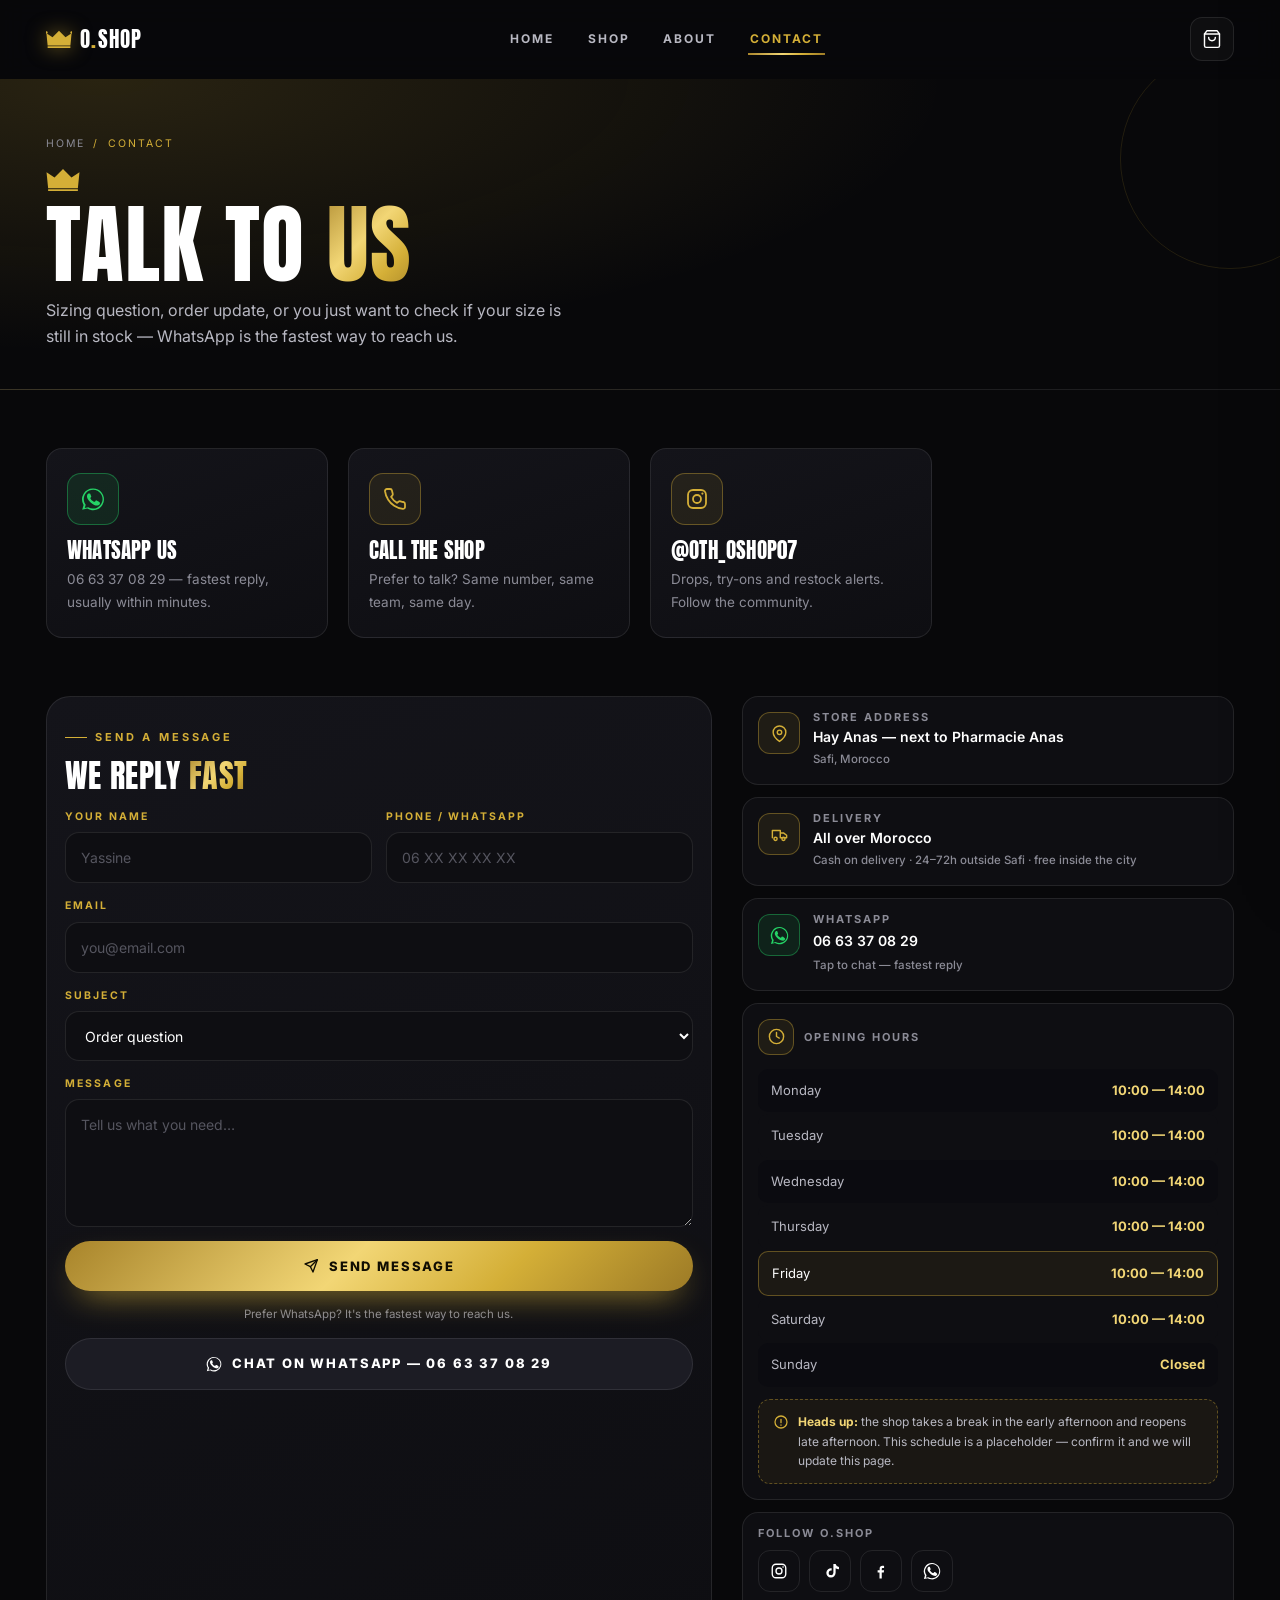
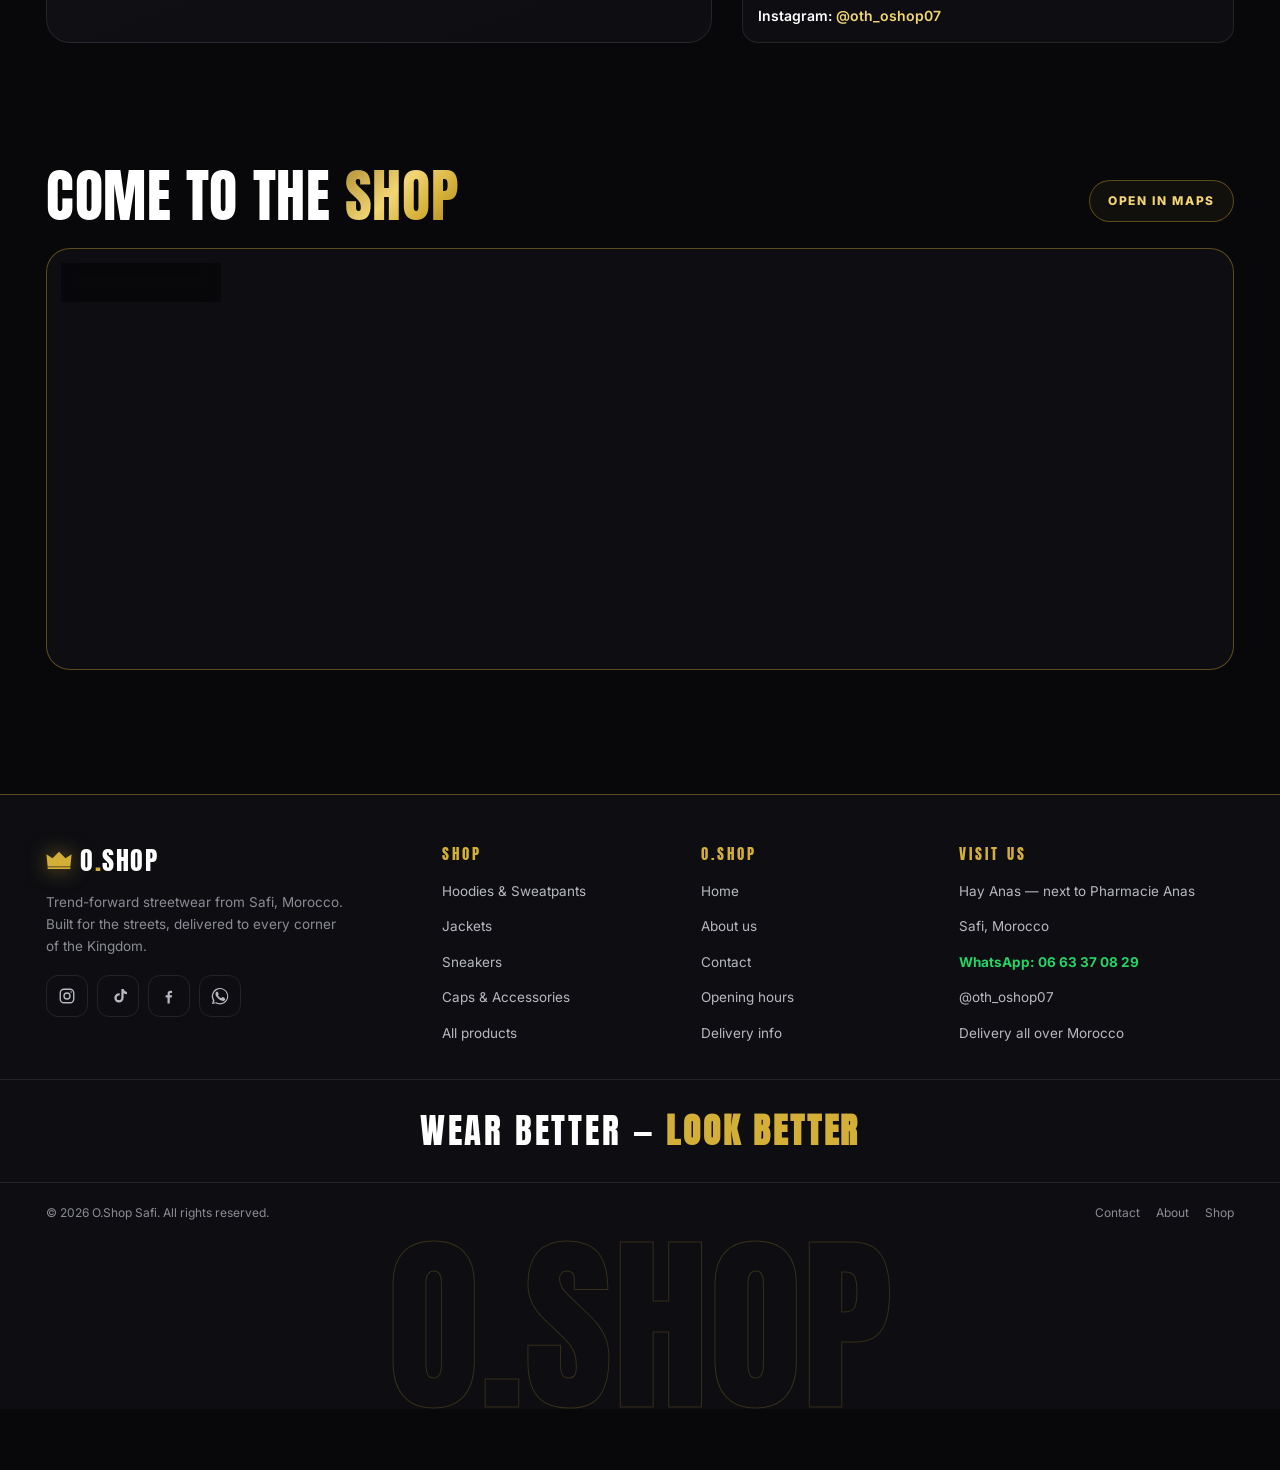
<file: contact.html>
<!DOCTYPE html>
<html lang="en">
<head>
<meta charset="UTF-8">
<meta name="viewport" content="width=device-width, initial-scale=1, viewport-fit=cover">
<meta name="theme-color" content="#08080a">
<title>Contact O.Shop — Safi, Morocco | WhatsApp 06 63 37 08 29</title>
<meta name="description" content="Contact O.Shop — Hay Anas, next to Pharmacie Anas, Safi, Morocco. WhatsApp 06 63 37 08 29. Opening hours, delivery info all over Morocco, Instagram @oth_oshop07.">
<link rel="preconnect" href="https://fonts.googleapis.com">
<link rel="preconnect" href="https://fonts.gstatic.com" crossorigin>
<link rel="stylesheet" href="style.css">
<link rel="icon" href="data:image/svg+xml,%3Csvg xmlns='http://www.w3.org/2000/svg' viewBox='0 0 64 44'%3E%3Cpath d='M4 40h56v4H4zM4 38 1 8l15 10L32 2l16 16L63 8l-3 30z' fill='%23d4af37'/%3E%3C/svg%3E">
</head>

<body data-page="contact">

<!-- =====================================================
     HEADER
     ===================================================== -->
<header class="site-header" id="siteHeader">
  <div class="wrap header-inner">
    <a href="index.html" class="brand" aria-label="O.Shop home">
      <svg class="crown" viewBox="0 0 64 44" fill="currentColor" aria-hidden="true"><path d="M4 40h56v4H4zM4 38 1 8l15 10L32 2l16 16L63 8l-3 30z"/><circle cx="1" cy="6" r="3"/><circle cx="63" cy="6" r="3"/></svg>
      <span class="brand-name">O<span>.</span>Shop</span>
    </a>

    <nav class="nav-desktop" aria-label="Primary">
      <a href="index.html">Home</a>
      <a href="shop.html">Shop</a>
      <a href="about.html">About</a>
      <a href="contact.html" class="is-active" aria-current="page">Contact</a>
    </nav>

    <div class="header-actions">
      <button class="icon-btn" type="button" data-cart-open aria-label="Open cart">
        <svg viewBox="0 0 24 24" fill="none" stroke="currentColor" stroke-width="1.7" stroke-linecap="round" stroke-linejoin="round" aria-hidden="true"><path d="M6 2 3 6v14a2 2 0 0 0 2 2h14a2 2 0 0 0 2-2V6l-3-4Z"/><path d="M3 6h18"/><path d="M16 10a4 4 0 0 1-8 0"/></svg>
      </button>
      <button class="icon-btn burger" type="button" id="burger" aria-label="Open menu" aria-expanded="false" aria-controls="mobileNav">
        <span></span><span></span><span></span>
      </button>
    </div>
  </div>
</header>

<main>

<!-- =====================================================
     PAGE HERO
     ===================================================== -->
<section class="page-hero">
  <div class="wrap">
    <nav class="crumbs" aria-label="Breadcrumb">
      <a href="index.html">Home</a> <span>/</span> <span>Contact</span>
    </nav>
    <svg class="page-hero__crown reveal" viewBox="0 0 64 44" fill="currentColor" aria-hidden="true"><path d="M4 40h56v4H4zM4 38 1 8l15 10L32 2l16 16L63 8l-3 30z"/></svg>
    <h1 class="reveal" style="--d:80ms">Talk to <span class="gold-text">us</span></h1>
    <p class="lead reveal" style="--d:160ms">
      Sizing question, order update, or you just want to check if your size is
      still in stock — WhatsApp is the fastest way to reach us.
    </p>
  </div>
</section>

<!-- =====================================================
     QUICK ACTIONS
     ===================================================== -->
<section class="section section--tight">
  <div class="wrap">
    <div class="why-grid" data-stagger>
      <a class="why-card reveal" href="https://wa.me/212663370829" target="_blank" rel="noopener">
        <span class="why-card__icon" aria-hidden="true" style="color:var(--wa);border-color:rgba(37,211,102,.4);background:rgba(37,211,102,.1)">
          <svg viewBox="0 0 24 24" fill="currentColor"><path d="M17.5 14.4c-.3-.2-1.7-.9-2-1-.3-.1-.5-.1-.7.1-.2.3-.7 1-.9 1.2-.2.2-.3.2-.6.1-.3-.2-1.2-.5-2.3-1.4-.9-.8-1.4-1.7-1.6-2-.2-.3 0-.5.1-.6l.4-.5c.2-.2.2-.4.3-.6 0-.2 0-.4 0-.6-.1-.2-.7-1.6-.9-2.2-.2-.6-.5-.5-.7-.5h-.6c-.2 0-.6.1-.9.4-.3.3-1.1 1.1-1.1 2.7s1.2 3.1 1.3 3.3c.2.2 2.3 3.5 5.5 4.9.8.3 1.4.5 1.9.7.8.2 1.5.2 2.1.1.6-.1 1.7-.7 2-1.4.2-.7.2-1.3.2-1.4-.1-.2-.3-.2-.6-.4M12 21.5a9.4 9.4 0 0 1-4.8-1.3l-3.4.9.9-3.3a9.4 9.4 0 1 1 7.3 3.7m0-20.1a10.9 10.9 0 0 0-9.4 16.5L1.2 22.8l5-1.3A10.9 10.9 0 1 0 12 1.4"/></svg>
        </span>
        <h3>WhatsApp us</h3>
        <p>06 63 37 08 29 — fastest reply, usually within minutes.</p>
      </a>
      <a class="why-card reveal" href="tel:+212663370829">
        <span class="why-card__icon" aria-hidden="true">
          <svg viewBox="0 0 24 24" fill="none" stroke="currentColor" stroke-width="1.8" stroke-linecap="round" stroke-linejoin="round"><path d="M22 16.9v3a2 2 0 0 1-2.2 2 19.8 19.8 0 0 1-8.6-3.1 19.5 19.5 0 0 1-6-6A19.8 19.8 0 0 1 2 4.2 2 2 0 0 1 4 2h3a2 2 0 0 1 2 1.7c.1 1 .4 1.9.7 2.8a2 2 0 0 1-.5 2.1L8.1 9.9a16 16 0 0 0 6 6l1.3-1.1a2 2 0 0 1 2.1-.5c.9.3 1.8.6 2.8.7a2 2 0 0 1 1.7 2z"/></svg>
        </span>
        <h3>Call the shop</h3>
        <p>Prefer to talk? Same number, same team, same day.</p>
      </a>
      <a class="why-card reveal" href="https://instagram.com/oth_oshop07" target="_blank" rel="noopener">
        <span class="why-card__icon" aria-hidden="true">
          <svg viewBox="0 0 24 24" fill="none" stroke="currentColor" stroke-width="1.8"><rect x="3" y="3" width="18" height="18" rx="5"/><circle cx="12" cy="12" r="4"/><circle cx="17.4" cy="6.6" r="1.1" fill="currentColor" stroke="none"/></svg>
        </span>
        <h3>@oth_oshop07</h3>
        <p>Drops, try-ons and restock alerts. Follow the community.</p>
      </a>
    </div>
  </div>
</section>

<!-- =====================================================
     FORM + INFO
     ===================================================== -->
<section class="section" style="padding-top:0">
  <div class="wrap contact-grid">

    <!-- ---------- contact form ---------- -->
    <div class="card-panel reveal reveal--left">
      <p class="eyebrow">Send a message</p>
      <h2 class="h3" style="margin-bottom:18px">We reply <span class="gold-text">fast</span></h2>

      <!-- NOTE: front-end only — no backend. Point `action` at your endpoint
           or a service like Formspree when you go live. -->
      <form class="form" id="contactForm" novalidate>

        <div class="field-row">
          <div class="field">
            <label for="f-name">Your name</label>
            <input type="text" id="f-name" name="name" placeholder="Yassine" required>
            <span class="field__err">Please tell us your name.</span>
          </div>
          <div class="field">
            <label for="f-phone">Phone / WhatsApp</label>
            <input type="tel" id="f-phone" name="phone" placeholder="06 XX XX XX XX" required>
            <span class="field__err">A contact number is required.</span>
          </div>
        </div>

        <div class="field">
          <label for="f-email">Email</label>
          <input type="email" id="f-email" name="email" placeholder="you@email.com" required>
          <span class="field__err">That email doesn't look right.</span>
        </div>

        <div class="field">
          <label for="f-subject">Subject</label>
          <select id="f-subject" name="subject">
            <option>Order question</option>
            <option>Sizing help</option>
            <option>Delivery &amp; shipping</option>
            <option>Wholesale / bulk order</option>
            <option>Feedback on a piece</option>
            <option>Something else</option>
          </select>
        </div>

        <div class="field">
          <label for="f-msg">Message</label>
          <textarea id="f-msg" name="message" placeholder="Tell us what you need…" required></textarea>
          <span class="field__err">A short message is enough.</span>
        </div>

        <button class="btn btn--gold btn--block" type="submit">
          <svg viewBox="0 0 24 24" width="16" height="16" fill="none" stroke="currentColor" stroke-width="2" stroke-linecap="round" stroke-linejoin="round" aria-hidden="true"><path d="M21.5 2.5 11 13"/><path d="M21.5 2.5 15 21l-4-8-8-4z"/></svg>
          Send message
        </button>

        <p class="form-note">
          Prefer WhatsApp? It's the fastest way to reach us.
        </p>
        <a class="btn btn--dark btn--block" href="https://wa.me/212663370829" target="_blank" rel="noopener">
          <svg viewBox="0 0 24 24" width="16" height="16" fill="currentColor" aria-hidden="true"><path d="M17.5 14.4c-.3-.2-1.7-.9-2-1-.3-.1-.5-.1-.7.1-.2.3-.7 1-.9 1.2-.2.2-.3.2-.6.1-.3-.2-1.2-.5-2.3-1.4-.9-.8-1.4-1.7-1.6-2-.2-.3 0-.5.1-.6l.4-.5c.2-.2.2-.4.3-.6 0-.2 0-.4 0-.6-.1-.2-.7-1.6-.9-2.2-.2-.6-.5-.5-.7-.5h-.6c-.2 0-.6.1-.9.4-.3.3-1.1 1.1-1.1 2.7s1.2 3.1 1.3 3.3c.2.2 2.3 3.5 5.5 4.9.8.3 1.4.5 1.9.7.8.2 1.5.2 2.1.1.6-.1 1.7-.7 2-1.4.2-.7.2-1.3.2-1.4-.1-.2-.3-.2-.6-.4M12 21.5a9.4 9.4 0 0 1-4.8-1.3l-3.4.9.9-3.3a9.4 9.4 0 1 1 7.3 3.7m0-20.1a10.9 10.9 0 0 0-9.4 16.5L1.2 22.8l5-1.3A10.9 10.9 0 1 0 12 1.4"/></svg>
          Chat on WhatsApp — 06 63 37 08 29
        </a>
      </form>
    </div>

    <!-- ---------- info column ---------- -->
    <div class="info-list reveal reveal--right">

      <div class="info">
        <span class="info__ico" aria-hidden="true">
          <svg viewBox="0 0 24 24" fill="none" stroke="currentColor" stroke-width="1.8" stroke-linecap="round" stroke-linejoin="round"><path d="M20 10.5c0 6-8 11.5-8 11.5S4 16.5 4 10.5a8 8 0 1 1 16 0Z"/><circle cx="12" cy="10.5" r="2.8"/></svg>
        </span>
        <div>
          <h4>Store address</h4>
          <p>Hay Anas — next to Pharmacie Anas</p>
          <small>Safi, Morocco</small>
        </div>
      </div>

      <div class="info" id="delivery">
        <span class="info__ico" aria-hidden="true">
          <svg viewBox="0 0 24 24" fill="none" stroke="currentColor" stroke-width="1.8" stroke-linecap="round" stroke-linejoin="round"><path d="M3 16V7h10v9M13 10h4l4 3v3h-8"/><circle cx="7" cy="17.5" r="2"/><circle cx="17" cy="17.5" r="2"/></svg>
        </span>
        <div>
          <h4>Delivery</h4>
          <p>All over Morocco</p>
          <small>Cash on delivery · 24–72h outside Safi · free inside the city</small>
        </div>
      </div>

      <div class="info">
        <span class="info__ico" style="color:var(--wa);border-color:rgba(37,211,102,.4);background:rgba(37,211,102,.1)" aria-hidden="true">
          <svg viewBox="0 0 24 24" fill="currentColor"><path d="M17.5 14.4c-.3-.2-1.7-.9-2-1-.3-.1-.5-.1-.7.1-.2.3-.7 1-.9 1.2-.2.2-.3.2-.6.1-.3-.2-1.2-.5-2.3-1.4-.9-.8-1.4-1.7-1.6-2-.2-.3 0-.5.1-.6l.4-.5c.2-.2.2-.4.3-.6 0-.2 0-.4 0-.6-.1-.2-.7-1.6-.9-2.2-.2-.6-.5-.5-.7-.5h-.6c-.2 0-.6.1-.9.4-.3.3-1.1 1.1-1.1 2.7s1.2 3.1 1.3 3.3c.2.2 2.3 3.5 5.5 4.9.8.3 1.4.5 1.9.7.8.2 1.5.2 2.1.1.6-.1 1.7-.7 2-1.4.2-.7.2-1.3.2-1.4-.1-.2-.3-.2-.6-.4M12 21.5a9.4 9.4 0 0 1-4.8-1.3l-3.4.9.9-3.3a9.4 9.4 0 1 1 7.3 3.7m0-20.1a10.9 10.9 0 0 0-9.4 16.5L1.2 22.8l5-1.3A10.9 10.9 0 1 0 12 1.4"/></svg>
        </span>
        <div>
          <h4>WhatsApp</h4>
          <a href="https://wa.me/212663370829" target="_blank" rel="noopener">06 63 37 08 29</a>
          <small>Tap to chat — fastest reply</small>
        </div>
      </div>

      <!-- ---------- opening hours ---------- -->
      <div class="info" id="hours" style="display:block">
        <h4 style="display:flex;align-items:center;gap:10px;margin-bottom:14px">
          <span class="info__ico" aria-hidden="true" style="width:36px;height:36px">
            <svg viewBox="0 0 24 24" fill="none" stroke="currentColor" stroke-width="1.8" stroke-linecap="round" stroke-linejoin="round"><circle cx="12" cy="12" r="9"/><path d="M12 7v5l3.5 2"/></svg>
          </span>
          Opening hours
        </h4>

        <div class="hours">
          <div class="hours__row" data-day="1"><span>Monday</span><b>10:00 — 14:00</b></div>
          <div class="hours__row" data-day="2"><span>Tuesday</span><b>10:00 — 14:00</b></div>
          <div class="hours__row" data-day="3"><span>Wednesday</span><b>10:00 — 14:00</b></div>
          <div class="hours__row" data-day="4"><span>Thursday</span><b>10:00 — 14:00</b></div>
          <div class="hours__row" data-day="5"><span>Friday</span><b>10:00 — 14:00</b></div>
          <div class="hours__row" data-day="6"><span>Saturday</span><b>10:00 — 14:00</b></div>
          <div class="hours__row" data-day="0"><span>Sunday</span><b>Closed</b></div>
        </div>

        <div class="hours__flag">
          <svg viewBox="0 0 24 24" fill="none" stroke="currentColor" stroke-width="1.9" stroke-linecap="round" aria-hidden="true"><path d="M12 8v5M12 16.5v.5"/><circle cx="12" cy="12" r="9"/></svg>
          <span>
            <strong style="color:var(--gold-lt)">Heads up:</strong> the shop takes a
            break in the early afternoon and reopens late afternoon. This schedule is
            a placeholder — confirm it and we will update this page.
          </span>
        </div>
      </div>

      <!-- ---------- socials ---------- -->
      <div class="info" style="display:block">
        <h4 style="margin-bottom:12px">Follow O.Shop</h4>
        <div class="socials">
          <a href="https://instagram.com/oth_oshop07" target="_blank" rel="noopener" aria-label="Instagram">
            <svg viewBox="0 0 24 24" fill="none" stroke="currentColor" stroke-width="1.8"><rect x="3" y="3" width="18" height="18" rx="5"/><circle cx="12" cy="12" r="4"/><circle cx="17.4" cy="6.6" r="1.1" fill="currentColor" stroke="none"/></svg>
          </a>
          <a href="https://tiktok.com/@oth_oshop07" target="_blank" rel="noopener" aria-label="TikTok">
            <svg viewBox="0 0 24 24" fill="currentColor"><path d="M16.5 2.5h3a5.8 5.8 0 0 0 4.5 4.3v3a9 9 0 0 1-4.5-1.6v6.2A6.2 6.2 0 1 1 14.2 8.3v3.1a3.1 3.1 0 1 0 2.3 3z"/></svg>
          </a>
          <a href="https://facebook.com" target="_blank" rel="noopener" aria-label="Facebook">
            <svg viewBox="0 0 24 24" fill="currentColor"><path d="M13 22v-8h2.7l.4-3H13V9.4c0-.9.3-1.5 1.6-1.5h1.5V5.2c-.3 0-1.2-.1-2.2-.1-2.2 0-3.7 1.3-3.7 3.8V11H7.5v3H10v8z"/></svg>
          </a>
          <a href="https://wa.me/212663370829" target="_blank" rel="noopener" aria-label="WhatsApp">
            <svg viewBox="0 0 24 24" fill="currentColor"><path d="M17.5 14.4c-.3-.2-1.7-.9-2-1-.3-.1-.5-.1-.7.1-.2.3-.7 1-.9 1.2-.2.2-.3.2-.6.1-.3-.2-1.2-.5-2.3-1.4-.9-.8-1.4-1.7-1.6-2-.2-.3 0-.5.1-.6l.4-.5c.2-.2.2-.4.3-.6 0-.2 0-.4 0-.6-.1-.2-.7-1.6-.9-2.2-.2-.6-.5-.5-.7-.5h-.6c-.2 0-.6.1-.9.4-.3.3-1.1 1.1-1.1 2.7s1.2 3.1 1.3 3.3c.2.2 2.3 3.5 5.5 4.9.8.3 1.4.5 1.9.7.8.2 1.5.2 2.1.1.6-.1 1.7-.7 2-1.4.2-.7.2-1.3.2-1.4-.1-.2-.3-.2-.6-.4M12 21.5a9.4 9.4 0 0 1-4.8-1.3l-3.4.9.9-3.3a9.4 9.4 0 1 1 7.3 3.7m0-20.1a10.9 10.9 0 0 0-9.4 16.5L1.2 22.8l5-1.3A10.9 10.9 0 1 0 12 1.4"/></svg>
          </a>
        </div>
        <p class="small muted" style="margin-top:12px">Instagram: <a href="https://instagram.com/oth_oshop07" target="_blank" rel="noopener" style="color:var(--gold-lt)">@oth_oshop07</a></p>
      </div>

    </div>
  </div>
</section>

<!-- =====================================================
     MAP
     ===================================================== -->
<section class="section" style="padding-top:0">
  <div class="wrap">
    <div class="sec-head">
      <div>
        <p class="eyebrow reveal">Find us</p>
        <h2 class="h2 reveal" style="--d:80ms">Come to the <span class="gold-text">shop</span></h2>
      </div>
      <a href="https://www.google.com/maps/search/?api=1&query=Hay+Anas+Safi+Morocco" target="_blank" rel="noopener" class="btn btn--ghost btn--sm reveal" style="--d:160ms">Open in Maps</a>
    </div>

    <div class="map-frame reveal">
      <span class="map-frame__pin">
        <svg class="crown" viewBox="0 0 64 44" fill="currentColor" aria-hidden="true"><path d="M4 38 1 8l15 10L32 2l16 16L63 8l-3 30z"/></svg>
        Hay Anas, Safi
      </span>
      <!-- Replace with your exact Google Maps embed code if needed -->
      <iframe
        title="Map showing O.Shop in Hay Anas, Safi, Morocco"
        src="https://maps.google.com/maps?q=Hay%20Anas%2C%20Safi%2C%20Morocco&t=&z=15&ie=UTF8&iwloc=&output=embed"
        loading="lazy"
        referrerpolicy="no-referrer-when-downgrade"
        allowfullscreen></iframe>
    </div>
  </div>
</section>

</main>

<!-- =====================================================
     FOOTER
     ===================================================== -->
<footer class="site-footer">
  <div class="wrap">
    <div class="footer-grid">

      <div class="footer-brand">
        <a href="index.html" class="brand">
          <svg class="crown" viewBox="0 0 64 44" fill="currentColor" aria-hidden="true"><path d="M4 40h56v4H4zM4 38 1 8l15 10L32 2l16 16L63 8l-3 30z"/></svg>
          <span class="brand-name">O<span>.</span>Shop</span>
        </a>
        <p>Trend-forward streetwear from Safi, Morocco. Built for the streets, delivered to every corner of the Kingdom.</p>
        <div class="socials">
          <a href="https://instagram.com/oth_oshop07" target="_blank" rel="noopener" aria-label="Instagram">
            <svg viewBox="0 0 24 24" fill="none" stroke="currentColor" stroke-width="1.8"><rect x="3" y="3" width="18" height="18" rx="5"/><circle cx="12" cy="12" r="4"/><circle cx="17.4" cy="6.6" r="1.1" fill="currentColor" stroke="none"/></svg>
          </a>
          <a href="https://tiktok.com/@oth_oshop07" target="_blank" rel="noopener" aria-label="TikTok">
            <svg viewBox="0 0 24 24" fill="currentColor"><path d="M16.5 2.5h3a5.8 5.8 0 0 0 4.5 4.3v3a9 9 0 0 1-4.5-1.6v6.2A6.2 6.2 0 1 1 14.2 8.3v3.1a3.1 3.1 0 1 0 2.3 3z"/></svg>
          </a>
          <a href="https://facebook.com" target="_blank" rel="noopener" aria-label="Facebook">
            <svg viewBox="0 0 24 24" fill="currentColor"><path d="M13 22v-8h2.7l.4-3H13V9.4c0-.9.3-1.5 1.6-1.5h1.5V5.2c-.3 0-1.2-.1-2.2-.1-2.2 0-3.7 1.3-3.7 3.8V11H7.5v3H10v8z"/></svg>
          </a>
          <a href="https://wa.me/212663370829" target="_blank" rel="noopener" aria-label="WhatsApp">
            <svg viewBox="0 0 24 24" fill="currentColor"><path d="M17.5 14.4c-.3-.2-1.7-.9-2-1-.3-.1-.5-.1-.7.1-.2.3-.7 1-.9 1.2-.2.2-.3.2-.6.1-.3-.2-1.2-.5-2.3-1.4-.9-.8-1.4-1.7-1.6-2-.2-.3 0-.5.1-.6l.4-.5c.2-.2.2-.4.3-.6 0-.2 0-.4 0-.6-.1-.2-.7-1.6-.9-2.2-.2-.6-.5-.5-.7-.5h-.6c-.2 0-.6.1-.9.4-.3.3-1.1 1.1-1.1 2.7s1.2 3.1 1.3 3.3c.2.2 2.3 3.5 5.5 4.9.8.3 1.4.5 1.9.7.8.2 1.5.2 2.1.1.6-.1 1.7-.7 2-1.4.2-.7.2-1.3.2-1.4-.1-.2-.3-.2-.6-.4M12 21.5a9.4 9.4 0 0 1-4.8-1.3l-3.4.9.9-3.3a9.4 9.4 0 1 1 7.3 3.7m0-20.1a10.9 10.9 0 0 0-9.4 16.5L1.2 22.8l5-1.3A10.9 10.9 0 1 0 12 1.4"/></svg>
          </a>
        </div>
      </div>

      <div class="footer-col">
        <h4>Shop</h4>
        <ul>
          <li><a href="shop.html?cat=hoodies">Hoodies &amp; Sweatpants</a></li>
          <li><a href="shop.html?cat=jackets">Jackets</a></li>
          <li><a href="shop.html?cat=sneakers">Sneakers</a></li>
          <li><a href="shop.html?cat=accessories">Caps &amp; Accessories</a></li>
          <li><a href="shop.html">All products</a></li>
        </ul>
      </div>

      <div class="footer-col">
        <h4>O.Shop</h4>
        <ul>
          <li><a href="index.html">Home</a></li>
          <li><a href="about.html">About us</a></li>
          <li><a href="contact.html">Contact</a></li>
          <li><a href="contact.html#hours">Opening hours</a></li>
          <li><a href="contact.html#delivery">Delivery info</a></li>
        </ul>
      </div>

      <div class="footer-col">
        <h4>Visit us</h4>
        <ul>
          <li><span>Hay Anas — next to Pharmacie Anas</span></li>
          <li><span>Safi, Morocco</span></li>
          <li><a class="is-wa" href="https://wa.me/212663370829" target="_blank" rel="noopener">WhatsApp: 06 63 37 08 29</a></li>
          <li><a href="https://instagram.com/oth_oshop07" target="_blank" rel="noopener">@oth_oshop07</a></li>
          <li><span class="small">Delivery all over Morocco</span></li>
        </ul>
      </div>

    </div>
  </div>

  <p class="footer-slogan" aria-hidden="true">Wear Better — <b>Look Better</b></p>

  <div class="wrap">
    <div class="footer-bottom">
      <span>© <span data-year>2026</span> O.Shop Safi. All rights reserved.</span>
      <nav>
        <a href="contact.html">Contact</a>
        <a href="about.html">About</a>
        <a href="shop.html">Shop</a>
      </nav>
    </div>
  </div>

  <p class="footer-mark" aria-hidden="true">O.SHOP</p>
</footer>

<script src="products.js"></script>
<script src="cart.js"></script>
<script src="script.js"></script>
</body>
</html>
</file>
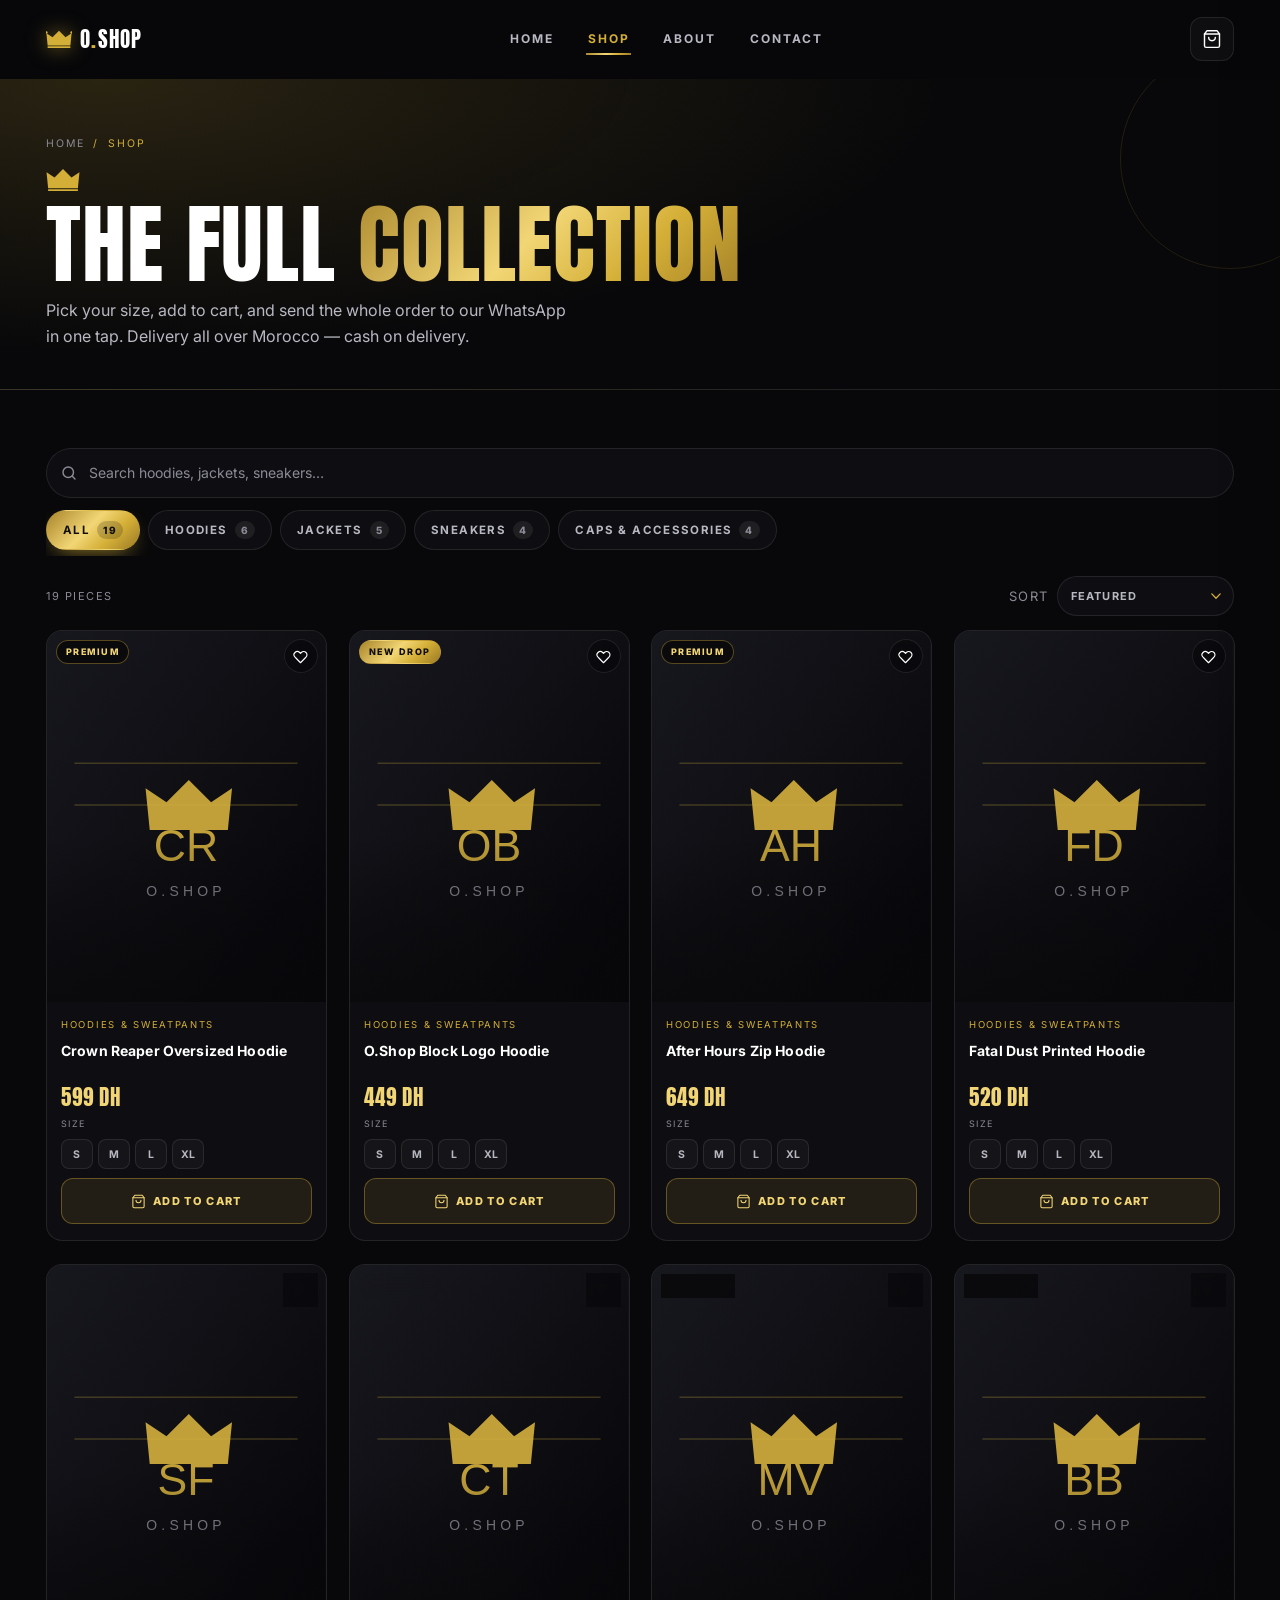
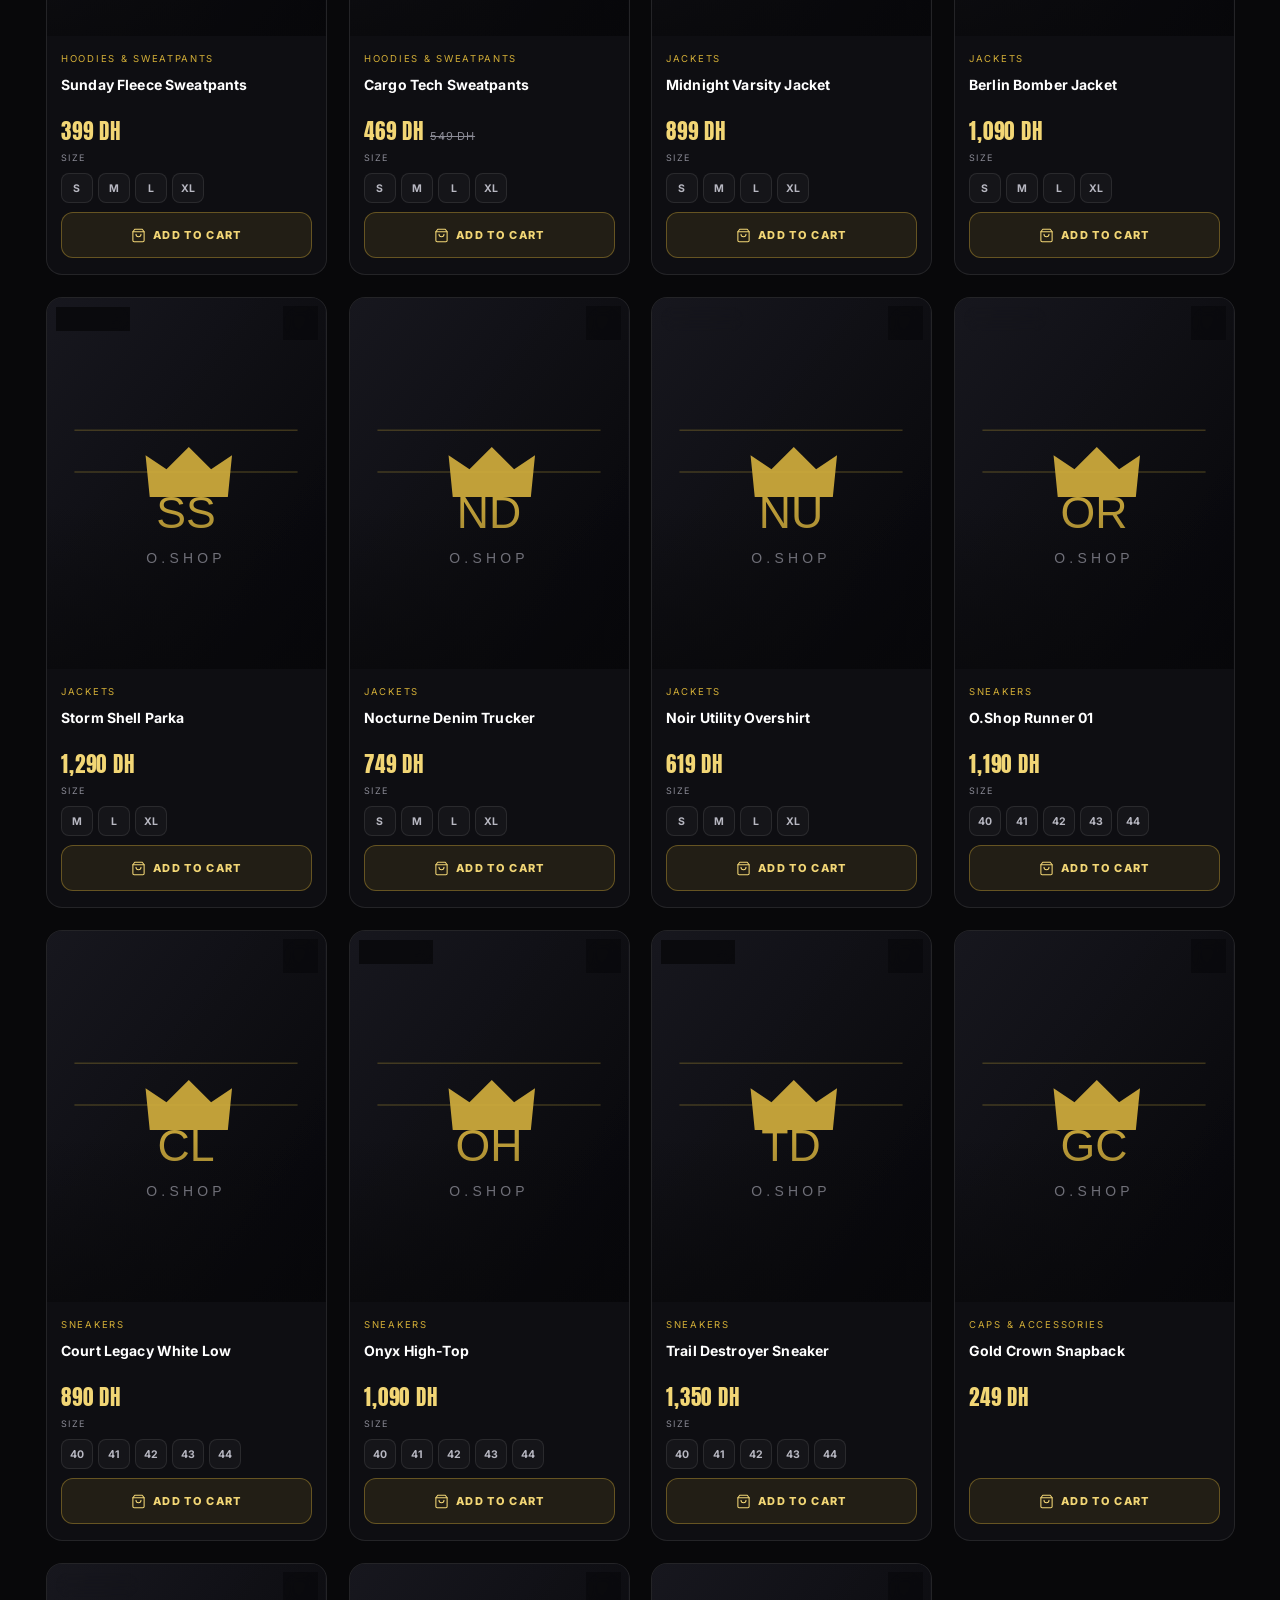
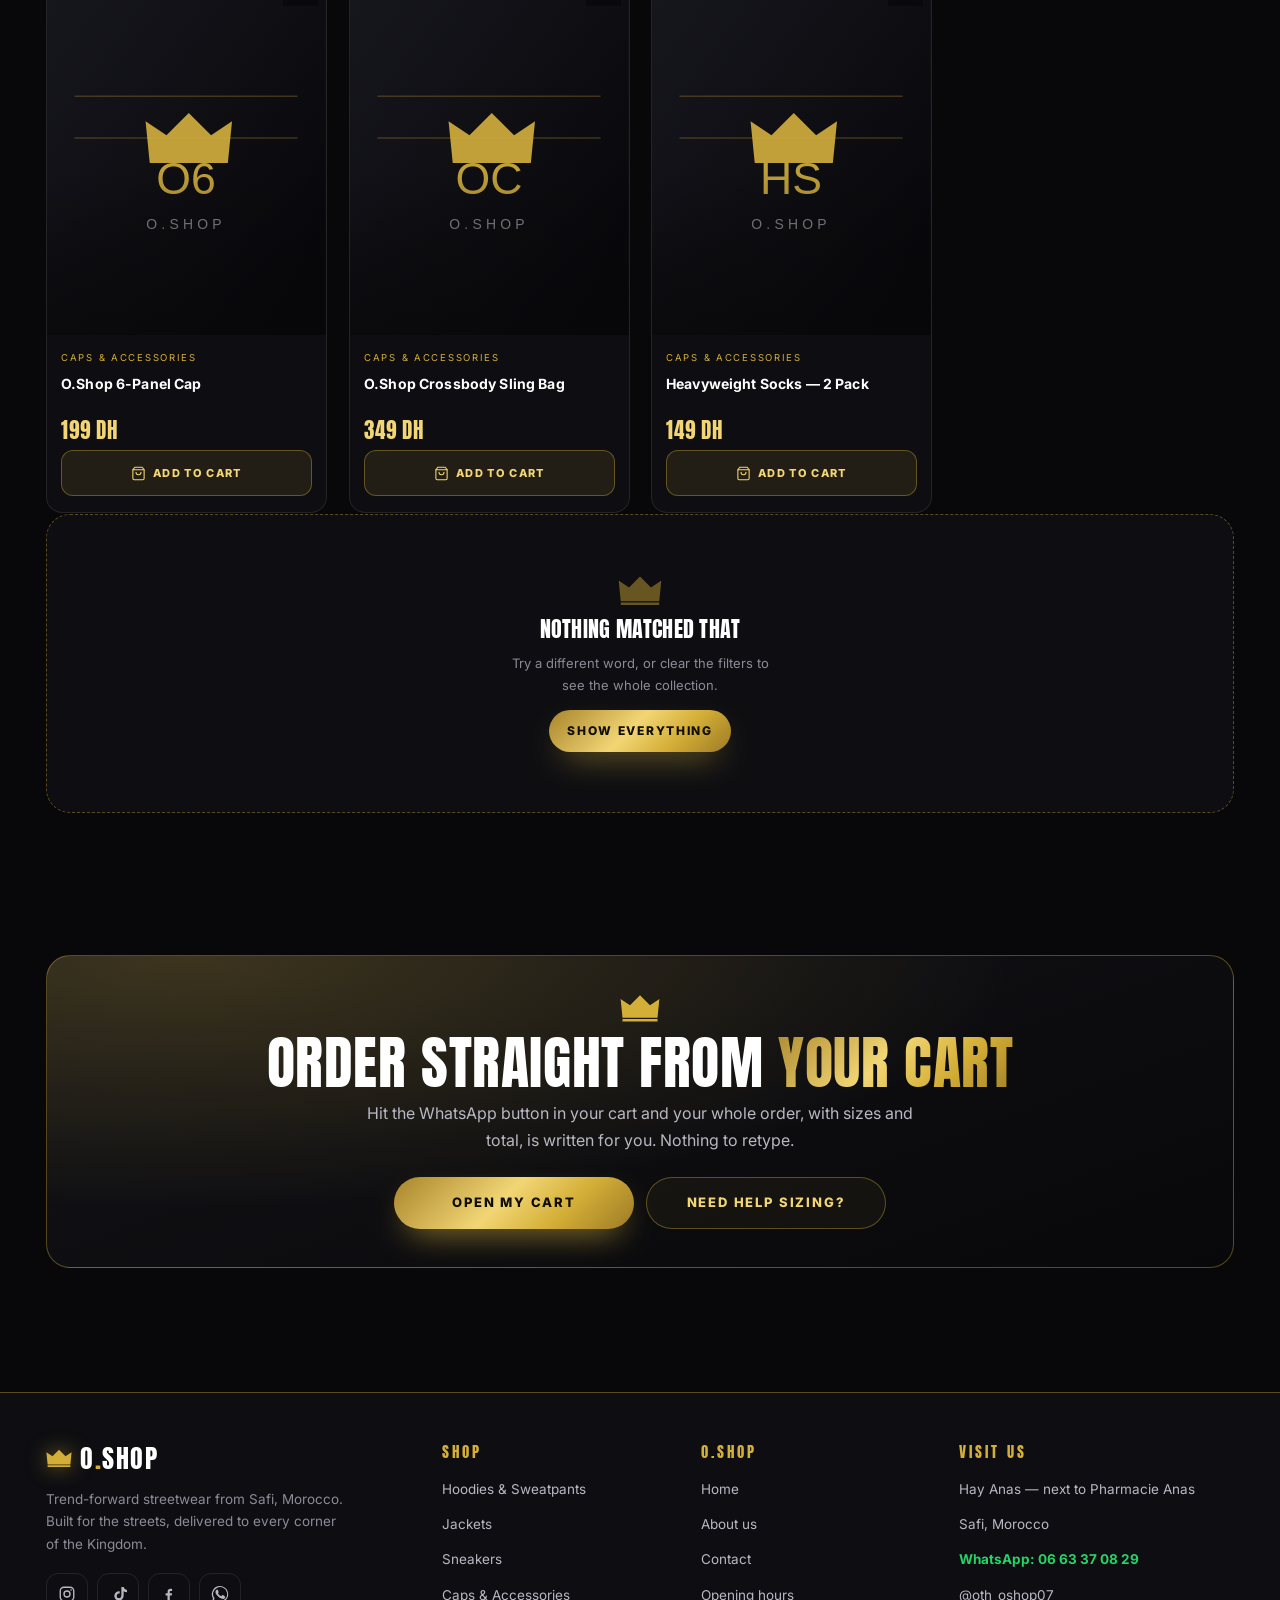
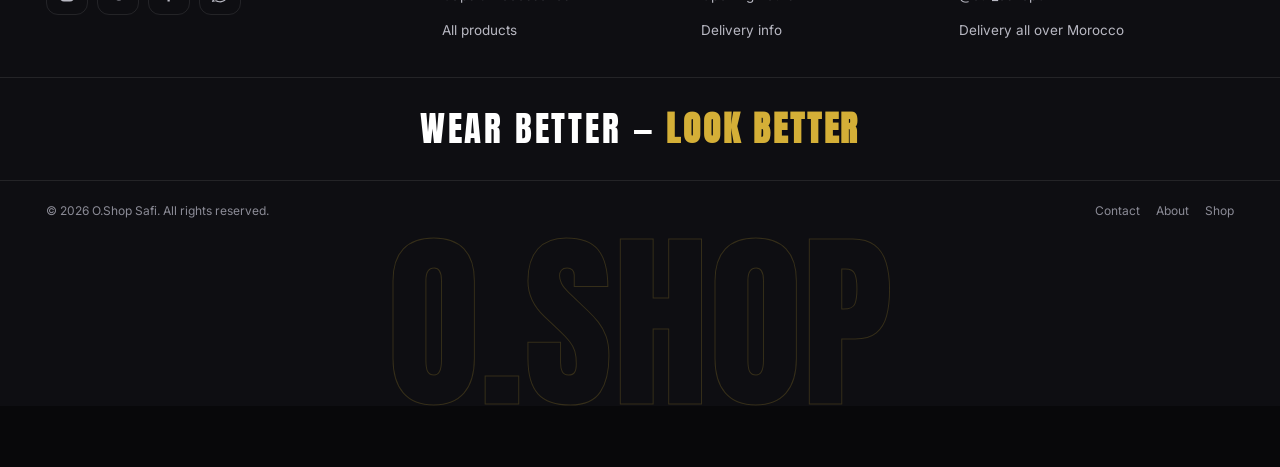
<file: shop.html>
<!DOCTYPE html>
<html lang="en">
<head>
<meta charset="UTF-8">
<meta name="viewport" content="width=device-width, initial-scale=1, viewport-fit=cover">
<meta name="theme-color" content="#08080a">
<title>Shop All Products — O.Shop Streetwear</title>
<meta name="description" content="Shop the full O.Shop collection: graphic hoodies, sweatpants, jackets, sneakers, caps and accessories. Delivery all over Morocco, cash on delivery.">
<link rel="preconnect" href="https://fonts.googleapis.com">
<link rel="preconnect" href="https://fonts.gstatic.com" crossorigin>
<link rel="stylesheet" href="style.css">
<link rel="icon" href="data:image/svg+xml,%3Csvg xmlns='http://www.w3.org/2000/svg' viewBox='0 0 64 44'%3E%3Cpath d='M4 40h56v4H4zM4 38 1 8l15 10L32 2l16 16L63 8l-3 30z' fill='%23d4af37'/%3E%3C/svg%3E">
</head>

<body data-page="shop">

<!-- =====================================================
     HEADER
     ===================================================== -->
<header class="site-header" id="siteHeader">
  <div class="wrap header-inner">
    <a href="index.html" class="brand" aria-label="O.Shop home">
      <svg class="crown" viewBox="0 0 64 44" fill="currentColor" aria-hidden="true"><path d="M4 40h56v4H4zM4 38 1 8l15 10L32 2l16 16L63 8l-3 30z"/><circle cx="1" cy="6" r="3"/><circle cx="63" cy="6" r="3"/></svg>
      <span class="brand-name">O<span>.</span>Shop</span>
    </a>

    <nav class="nav-desktop" aria-label="Primary">
      <a href="index.html">Home</a>
      <a href="shop.html" class="is-active" aria-current="page">Shop</a>
      <a href="about.html">About</a>
      <a href="contact.html">Contact</a>
    </nav>

    <div class="header-actions">
      <button class="icon-btn" type="button" data-cart-open aria-label="Open cart">
        <svg viewBox="0 0 24 24" fill="none" stroke="currentColor" stroke-width="1.7" stroke-linecap="round" stroke-linejoin="round" aria-hidden="true"><path d="M6 2 3 6v14a2 2 0 0 0 2 2h14a2 2 0 0 0 2-2V6l-3-4Z"/><path d="M3 6h18"/><path d="M16 10a4 4 0 0 1-8 0"/></svg>
      </button>
      <button class="icon-btn burger" type="button" id="burger" aria-label="Open menu" aria-expanded="false" aria-controls="mobileNav">
        <span></span><span></span><span></span>
      </button>
    </div>
  </div>
</header>

<main>

<!-- =====================================================
     PAGE HERO
     ===================================================== -->
<section class="page-hero">
  <div class="wrap">
    <nav class="crumbs" aria-label="Breadcrumb">
      <a href="index.html">Home</a> <span>/</span> <span>Shop</span>
    </nav>
    <svg class="page-hero__crown reveal" viewBox="0 0 64 44" fill="currentColor" aria-hidden="true"><path d="M4 40h56v4H4zM4 38 1 8l15 10L32 2l16 16L63 8l-3 30z"/></svg>
    <h1 class="reveal" style="--d:80ms">The full <span class="gold-text">collection</span></h1>
    <p class="lead reveal" style="--d:160ms">
      Pick your size, add to cart, and send the whole order to our WhatsApp in one
      tap. Delivery all over Morocco — cash on delivery.
    </p>
  </div>
</section>

<!-- =====================================================
     TOOLBAR + GRID
     ===================================================== -->
<section class="section section--tight">
  <div class="wrap">

    <div class="shop-toolbar">
      <!-- search -->
      <div class="search reveal">
        <svg viewBox="0 0 24 24" fill="none" stroke="currentColor" stroke-width="1.9" stroke-linecap="round" aria-hidden="true"><circle cx="11" cy="11" r="7"/><path d="m20 20-3.6-3.6"/></svg>
        <label class="sr-only" for="searchInput" hidden>Search products</label>
        <input type="search" id="searchInput" placeholder="Search hoodies, jackets, sneakers…" autocomplete="off" enterkeyhint="search">
        <button class="search__clear" type="button" id="searchClear" aria-label="Clear search">
          <svg viewBox="0 0 24 24" fill="none" stroke="currentColor" stroke-width="2.2" stroke-linecap="round"><path d="M18 6 6 18M6 6l12 12"/></svg>
        </button>
      </div>

      <!-- category filter -->
      <div class="chips reveal" style="--d:80ms" role="group" aria-label="Filter by category">
        <button class="chip is-on" type="button" data-filter="all">All <b data-chip-count="all">0</b></button>
        <button class="chip" type="button" data-filter="hoodies">Hoodies <b data-chip-count="hoodies">0</b></button>
        <button class="chip" type="button" data-filter="jackets">Jackets <b data-chip-count="jackets">0</b></button>
        <button class="chip" type="button" data-filter="sneakers">Sneakers <b data-chip-count="sneakers">0</b></button>
        <button class="chip" type="button" data-filter="accessories">Caps &amp; Accessories <b data-chip-count="accessories">0</b></button>
      </div>
    </div>

    <div class="shop-count">
      <span data-result-count>—</span>
      <label style="display:flex;align-items:center;gap:8px">
        <span class="small">Sort</span>
        <select class="sort-mini" id="sortSelect" aria-label="Sort products">
          <option value="featured">Featured</option>
          <option value="low">Price: low to high</option>
          <option value="high">Price: high to low</option>
          <option value="name">Name A–Z</option>
        </select>
      </label>
    </div>

    <!-- rendered from products.js -->
    <div class="grid-products" data-grid-shop></div>

    <!-- no results -->
    <div class="empty" data-empty hidden>
      <svg class="crown" viewBox="0 0 64 44" fill="currentColor" aria-hidden="true"><path d="M4 40h56v4H4zM4 38 1 8l15 10L32 2l16 16L63 8l-3 30z"/></svg>
      <h3>Nothing matched that</h3>
      <p>Try a different word, or clear the filters to see the whole collection.</p>
      <button class="btn btn--gold btn--sm" type="button" id="resetFilters">Show everything</button>
    </div>

  </div>
</section>

<!-- =====================================================
     CTA
     ===================================================== -->
<section class="section">
  <div class="wrap">
    <div class="cta-band reveal reveal--zoom">
      <svg class="cta-band__crown" viewBox="0 0 64 44" fill="currentColor" aria-hidden="true"><path d="M4 40h56v4H4zM4 38 1 8l15 10L32 2l16 16L63 8l-3 30z"/></svg>
      <h2 class="h2">Order straight from <span class="gold-text">your cart</span></h2>
      <p class="lead">Hit the WhatsApp button in your cart and your whole order, with sizes and total, is written for you. Nothing to retype.</p>
      <div class="cta-band__btns">
        <button class="btn btn--gold" type="button" data-cart-open>Open my cart</button>
        <a href="contact.html" class="btn btn--ghost">Need help sizing?</a>
      </div>
    </div>
  </div>
</section>

</main>

<!-- =====================================================
     FOOTER
     ===================================================== -->
<footer class="site-footer">
  <div class="wrap">
    <div class="footer-grid">

      <div class="footer-brand">
        <a href="index.html" class="brand">
          <svg class="crown" viewBox="0 0 64 44" fill="currentColor" aria-hidden="true"><path d="M4 40h56v4H4zM4 38 1 8l15 10L32 2l16 16L63 8l-3 30z"/></svg>
          <span class="brand-name">O<span>.</span>Shop</span>
        </a>
        <p>Trend-forward streetwear from Safi, Morocco. Built for the streets, delivered to every corner of the Kingdom.</p>
        <div class="socials">
          <a href="https://instagram.com/oth_oshop07" target="_blank" rel="noopener" aria-label="Instagram">
            <svg viewBox="0 0 24 24" fill="none" stroke="currentColor" stroke-width="1.8"><rect x="3" y="3" width="18" height="18" rx="5"/><circle cx="12" cy="12" r="4"/><circle cx="17.4" cy="6.6" r="1.1" fill="currentColor" stroke="none"/></svg>
          </a>
          <a href="https://tiktok.com/@oth_oshop07" target="_blank" rel="noopener" aria-label="TikTok">
            <svg viewBox="0 0 24 24" fill="currentColor"><path d="M16.5 2.5h3a5.8 5.8 0 0 0 4.5 4.3v3a9 9 0 0 1-4.5-1.6v6.2A6.2 6.2 0 1 1 14.2 8.3v3.1a3.1 3.1 0 1 0 2.3 3z"/></svg>
          </a>
          <a href="https://facebook.com" target="_blank" rel="noopener" aria-label="Facebook">
            <svg viewBox="0 0 24 24" fill="currentColor"><path d="M13 22v-8h2.7l.4-3H13V9.4c0-.9.3-1.5 1.6-1.5h1.5V5.2c-.3 0-1.2-.1-2.2-.1-2.2 0-3.7 1.3-3.7 3.8V11H7.5v3H10v8z"/></svg>
          </a>
          <a href="https://wa.me/212663370829" target="_blank" rel="noopener" aria-label="WhatsApp">
            <svg viewBox="0 0 24 24" fill="currentColor"><path d="M17.5 14.4c-.3-.2-1.7-.9-2-1-.3-.1-.5-.1-.7.1-.2.3-.7 1-.9 1.2-.2.2-.3.2-.6.1-.3-.2-1.2-.5-2.3-1.4-.9-.8-1.4-1.7-1.6-2-.2-.3 0-.5.1-.6l.4-.5c.2-.2.2-.4.3-.6 0-.2 0-.4 0-.6-.1-.2-.7-1.6-.9-2.2-.2-.6-.5-.5-.7-.5h-.6c-.2 0-.6.1-.9.4-.3.3-1.1 1.1-1.1 2.7s1.2 3.1 1.3 3.3c.2.2 2.3 3.5 5.5 4.9.8.3 1.4.5 1.9.7.8.2 1.5.2 2.1.1.6-.1 1.7-.7 2-1.4.2-.7.2-1.3.2-1.4-.1-.2-.3-.2-.6-.4M12 21.5a9.4 9.4 0 0 1-4.8-1.3l-3.4.9.9-3.3a9.4 9.4 0 1 1 7.3 3.7m0-20.1a10.9 10.9 0 0 0-9.4 16.5L1.2 22.8l5-1.3A10.9 10.9 0 1 0 12 1.4"/></svg>
          </a>
        </div>
      </div>

      <div class="footer-col">
        <h4>Shop</h4>
        <ul>
          <li><a href="shop.html?cat=hoodies">Hoodies &amp; Sweatpants</a></li>
          <li><a href="shop.html?cat=jackets">Jackets</a></li>
          <li><a href="shop.html?cat=sneakers">Sneakers</a></li>
          <li><a href="shop.html?cat=accessories">Caps &amp; Accessories</a></li>
          <li><a href="shop.html">All products</a></li>
        </ul>
      </div>

      <div class="footer-col">
        <h4>O.Shop</h4>
        <ul>
          <li><a href="index.html">Home</a></li>
          <li><a href="about.html">About us</a></li>
          <li><a href="contact.html">Contact</a></li>
          <li><a href="contact.html#hours">Opening hours</a></li>
          <li><a href="contact.html#delivery">Delivery info</a></li>
        </ul>
      </div>

      <div class="footer-col">
        <h4>Visit us</h4>
        <ul>
          <li><span>Hay Anas — next to Pharmacie Anas</span></li>
          <li><span>Safi, Morocco</span></li>
          <li><a class="is-wa" href="https://wa.me/212663370829" target="_blank" rel="noopener">WhatsApp: 06 63 37 08 29</a></li>
          <li><a href="https://instagram.com/oth_oshop07" target="_blank" rel="noopener">@oth_oshop07</a></li>
          <li><span class="small">Delivery all over Morocco</span></li>
        </ul>
      </div>

    </div>
  </div>

  <p class="footer-slogan" aria-hidden="true">Wear Better — <b>Look Better</b></p>

  <div class="wrap">
    <div class="footer-bottom">
      <span>© <span data-year>2026</span> O.Shop Safi. All rights reserved.</span>
      <nav>
        <a href="contact.html">Contact</a>
        <a href="about.html">About</a>
        <a href="shop.html">Shop</a>
      </nav>
    </div>
  </div>

  <p class="footer-mark" aria-hidden="true">O.SHOP</p>
</footer>

<script src="products.js"></script>
<script src="cart.js"></script>
<script src="script.js"></script>
</body>
</html>
</file>
<file: style.css>
/* ==========================================================================
   O.SHOP — "Wear Better - Look Better"
   Streetwear brand site — mobile-first, black + gold crown identity
   --------------------------------------------------------------------------
   DESIGN PLAN
   1) PALETTE  — deep black stage (#08080a → #14141a) so gold reads like metal.
                 Gold is used as a RARE accent: crowns, rules, price, CTA, glow.
                 White for type, cool grey (#8b8b96) for secondary copy.
   2) TYPE     — Anton (ultra-condensed, all-caps) for headlines: reads like a
                 hype-brand poster. Inter for UI/body. Headlines get a gold
                 gradient fill + faint ghost outline for depth.
   3) HERO     — 100svh black stage, gold radial glow, floating blurred gold
                 orbs, oversized outlined crown watermark, big "O.Shop" with
                 per-letter stagger, tagline, dual CTA, scroll cue, then the
                 marquee ticker pinned to the bottom edge.
   4) CARDS    — media-first cards: 3:4 image, gradient scrim, top-left badge
                 (NEW / PREMIUM), title + price row, size chips, gold CTA.
                 Hover (fine pointers) = lift + gold border glow + image zoom;
                 tap (all pointers) = scale-down press feedback.
   5) CART     — desktop: right slide-in panel. Mobile: bottom sheet with a
                 drag handle, 92svh tall, thumb-reachable WhatsApp bar locked
                 to the bottom. Body scroll locks while open.
   6) MOTION   — one easing curve (--ease) used everywhere; scroll reveals via
                 IntersectionObserver with `--d` stagger; marquee, orb float,
                 badge pop, cart icon bounce, sheen sweep on buttons.
   ========================================================================== */

/* ---------- 1. Fonts ---------- */
@import url("https://fonts.googleapis.com/css2?family=Anton&family=Inter:wght@400;500;600;700;800&display=swap");

/* ---------- 2. Tokens ---------- */
:root {
  /* Stage */
  --black: #08080a;
  --ink: #0e0e12;
  --ink-2: #14141a;
  --ink-3: #1c1c24;
  --line: rgba(255, 255, 255, 0.09);
  --line-gold: rgba(212, 175, 55, 0.38);

  /* Gold */
  --gold: #d4af37;
  --gold-lt: #f2d675;
  --gold-dk: #a8842a;
  --gold-grad: linear-gradient(135deg, #a8842a 0%, #f2d675 45%, #d4af37 70%, #9c7a26 100%);

  /* Text */
  --white: #ffffff;
  --grey: #8b8b96;
  --grey-lt: #b8b8c2;

  /* Support */
  --wa: #25d366;

  /* Shape + motion */
  --r-sm: 10px;
  --r: 16px;
  --r-lg: 24px;
  --ease: cubic-bezier(0.22, 1, 0.36, 1);
  --ease-back: cubic-bezier(0.34, 1.56, 0.64, 1);
  --t: 0.45s var(--ease);
  --header-h: 62px;
  --wrap: 1240px;
  --shadow: 0 24px 60px -18px rgba(0, 0, 0, 0.9);
  --glow: 0 0 0 1px var(--line-gold), 0 18px 50px -14px rgba(212, 175, 55, 0.45);
}

/* ---------- 3. Reset ---------- */
*,
*::before,
*::after { box-sizing: border-box; }

* { margin: 0; padding: 0; }

html {
  -webkit-text-size-adjust: 100%;
  scroll-behavior: smooth;
  scroll-padding-top: calc(var(--header-h) + 16px);
}

body {
  font-family: "Inter", system-ui, -apple-system, sans-serif;
  background: var(--black);
  color: var(--grey-lt);
  font-size: 15px;
  line-height: 1.65;
  -webkit-font-smoothing: antialiased;
  overflow-x: hidden;
  min-height: 100svh;
}

body.is-locked { overflow: hidden; }

img, svg, video { display: block; max-width: 100%; }
img { height: auto; }

a { color: inherit; text-decoration: none; }
button, input, select, textarea { font: inherit; color: inherit; }
button { background: none; border: 0; cursor: pointer; -webkit-tap-highlight-color: transparent; }
ul, ol { list-style: none; }

:focus-visible {
  outline: 2px solid var(--gold-lt);
  outline-offset: 3px;
  border-radius: 6px;
}

::selection { background: var(--gold); color: #000; }

/* Thin dark scrollbar (desktop) */
::-webkit-scrollbar { width: 10px; height: 10px; }
::-webkit-scrollbar-track { background: var(--ink); }
::-webkit-scrollbar-thumb { background: #2c2c36; border-radius: 20px; border: 2px solid var(--ink); }
::-webkit-scrollbar-thumb:hover { background: var(--gold-dk); }

/* ---------- 4. Layout helpers ---------- */
.wrap {
  width: 100%;
  max-width: var(--wrap);
  margin-inline: auto;
  padding-inline: 18px;
}

.section { padding: 64px 0; position: relative; }
.section--tight { padding: 46px 0; }
.section--alt { background: var(--ink); }

/* Soft gold divider line */
.rule {
  height: 1px;
  border: 0;
  background: linear-gradient(90deg, transparent, var(--line-gold), transparent);
}

/* ---------- 5. Typography ---------- */
h1, h2, h3, h4 {
  font-family: "Anton", "Inter", sans-serif;
  font-weight: 400;
  line-height: 0.92;
  letter-spacing: 0.01em;
  text-transform: uppercase;
  color: var(--white);
}

.display {
  font-size: clamp(2.9rem, 15vw, 8rem);
  line-height: 0.86;
}

.h2 { font-size: clamp(2rem, 8.2vw, 3.6rem); }
.h3 { font-size: clamp(1.35rem, 5.2vw, 2rem); }

.gold-text {
  background: var(--gold-grad);
  -webkit-background-clip: text;
  background-clip: text;
  color: transparent;
}

/* Ghost outline word, sits behind hero type */
.ghost {
  color: transparent;
  -webkit-text-stroke: 1px rgba(212, 175, 55, 0.22);
}

.eyebrow {
  display: inline-flex;
  align-items: center;
  gap: 8px;
  font-size: 11px;
  font-weight: 700;
  letter-spacing: 0.26em;
  text-transform: uppercase;
  color: var(--gold);
  margin-bottom: 14px;
}
.eyebrow::before {
  content: "";
  width: 22px;
  height: 1px;
  background: var(--gold);
}

.lead { font-size: 16px; color: var(--grey-lt); max-width: 58ch; }
.muted { color: var(--grey); }
.small { font-size: 13px; }
.center { text-align: center; }

/* Section heading row */
.sec-head {
  display: flex;
  flex-wrap: wrap;
  align-items: flex-end;
  justify-content: space-between;
  gap: 16px;
  margin-bottom: 26px;
}
.sec-head p { max-width: 46ch; }

/* ---------- 6. Buttons ---------- */
.btn {
  position: relative;
  display: inline-flex;
  align-items: center;
  justify-content: center;
  gap: 10px;
  min-height: 50px;
  padding: 14px 26px;
  border-radius: 999px;
  font-size: 13px;
  font-weight: 800;
  letter-spacing: 0.14em;
  text-transform: uppercase;
  white-space: nowrap;
  overflow: hidden;
  isolation: isolate;
  transition: transform 0.22s var(--ease-back), box-shadow var(--t), color var(--t), background var(--t), border-color var(--t);
}
.btn:active { transform: scale(0.95); }
.btn svg { flex: none; }

.btn--gold {
  background: var(--gold-grad);
  color: #100d02;
  box-shadow: 0 14px 34px -14px rgba(212, 175, 55, 0.85);
}
.btn--gold::after {           /* sheen sweep */
  content: "";
  position: absolute;
  inset: 0;
  z-index: -1;
  background: linear-gradient(100deg, transparent 20%, rgba(255, 255, 255, 0.55) 48%, transparent 72%);
  transform: translateX(-120%);
  transition: transform 0.7s var(--ease);
}
.btn--gold:hover::after { transform: translateX(120%); }
.btn--gold:hover { box-shadow: 0 20px 44px -14px rgba(212, 175, 55, 1); }

.btn--ghost {
  border: 1px solid var(--line-gold);
  color: var(--gold-lt);
  background: rgba(212, 175, 55, 0.05);
}
.btn--ghost:hover { background: rgba(212, 175, 55, 0.14); border-color: var(--gold); }

.btn--dark {
  background: var(--ink-3);
  color: var(--white);
  border: 1px solid var(--line);
}
.btn--dark:hover { border-color: var(--line-gold); color: var(--gold-lt); }

.btn--wa {
  width: 100%;
  background: var(--wa);
  color: #04240f;
  box-shadow: 0 16px 36px -14px rgba(37, 211, 102, 0.8);
}
.btn--wa:hover { background: #1fbe5b; box-shadow: 0 20px 44px -14px rgba(37, 211, 102, 1); }

.btn--block { width: 100%; }
.btn--sm { min-height: 42px; padding: 10px 18px; font-size: 12px; }

/* ---------- 7. Crown marks ---------- */
.crown { width: 1em; height: auto; color: var(--gold); }

.brand {
  display: inline-flex;
  align-items: center;
  gap: 8px;
  flex: none;
}
.brand .crown {
  width: 26px;
  filter: drop-shadow(0 0 10px rgba(212, 175, 55, 0.55));
  transition: transform 0.5s var(--ease-back);
}
.brand:hover .crown { transform: translateY(-3px) rotate(-6deg); }
.brand-name {
  font-family: "Anton", sans-serif;
  font-size: 21px;
  letter-spacing: 0.06em;
  text-transform: uppercase;
  color: var(--white);
  line-height: 1;
}
.brand-name span { color: var(--gold); }

/* ---------- 8. Header ---------- */
.site-header {
  position: sticky;
  top: 0;
  z-index: 90;
  background: rgba(8, 8, 10, 0.82);
  backdrop-filter: blur(14px) saturate(140%);
  -webkit-backdrop-filter: blur(14px) saturate(140%);
  border-bottom: 1px solid transparent;
  transition: background var(--t), border-color var(--t), transform 0.35s var(--ease);
}
.site-header.is-stuck {
  background: rgba(8, 8, 10, 0.95);
  border-bottom-color: var(--line);
  box-shadow: 0 12px 34px -24px #000;
}
.site-header.is-hidden { transform: translateY(-100%); }

.header-inner {
  height: var(--header-h);
  display: flex;
  align-items: center;
  justify-content: space-between;
  gap: 12px;
}

/* Desktop nav hidden on phones */
.nav-desktop { display: none; }

.nav-desktop a {
  position: relative;
  padding: 8px 2px;
  font-size: 12px;
  font-weight: 700;
  letter-spacing: 0.16em;
  text-transform: uppercase;
  color: var(--grey-lt);
  transition: color var(--t);
}
.nav-desktop a::after {
  content: "";
  position: absolute;
  left: 0;
  bottom: 2px;
  width: 100%;
  height: 2px;
  background: var(--gold-grad);
  transform: scaleX(0);
  transform-origin: left;
  transition: transform 0.4s var(--ease);
}
.nav-desktop a:hover { color: var(--white); }
.nav-desktop a:hover::after,
.nav-desktop a.is-active::after { transform: scaleX(1); }
.nav-desktop a.is-active { color: var(--gold); }

.header-actions { display: flex; align-items: center; gap: 6px; }

/* Square icon buttons — 44px tap target */
.icon-btn {
  position: relative;
  display: grid;
  place-items: center;
  width: 44px;
  height: 44px;
  border-radius: 12px;
  color: var(--white);
  border: 1px solid var(--line);
  background: rgba(255, 255, 255, 0.03);
  transition: border-color var(--t), color var(--t), background var(--t), transform 0.2s var(--ease-back);
}
.icon-btn:active { transform: scale(0.9); }
.icon-btn:hover { border-color: var(--line-gold); color: var(--gold-lt); }
.icon-btn svg { width: 20px; height: 20px; }

.icon-btn.is-bouncing svg { animation: bounce 0.55s var(--ease-back); }

/* Cart badge */
.cart-badge {
  position: absolute;
  top: -6px;
  right: -6px;
  min-width: 21px;
  height: 21px;
  padding: 0 5px;
  display: grid;
  place-items: center;
  border-radius: 999px;
  background: var(--gold-grad);
  color: #0d0a01;
  font-size: 11px;
  font-weight: 800;
  line-height: 1;
  border: 2px solid var(--black);
  transition: transform 0.35s var(--ease-back), opacity 0.25s;
}
.cart-badge[hidden] { opacity: 0; transform: scale(0.4); }
.cart-badge.is-pop { animation: pop 0.45s var(--ease-back); }

/* Burger */
.burger span {
  display: block;
  width: 19px;
  height: 2px;
  margin: 4px 0;
  border-radius: 2px;
  background: var(--white);
  transition: transform 0.4s var(--ease), opacity 0.25s;
}
.burger.is-open span:nth-child(1) { transform: translateY(6px) rotate(45deg); background: var(--gold); }
.burger.is-open span:nth-child(2) { opacity: 0; transform: scaleX(0.2); }
.burger.is-open span:nth-child(3) { transform: translateY(-6px) rotate(-45deg); background: var(--gold); }

/* Scroll progress bar */
.scroll-progress {
  position: fixed;
  inset: 0 0 auto 0;
  height: 2px;
  z-index: 95;
  background: var(--gold-grad);
  transform: scaleX(0);
  transform-origin: left;
  opacity: 0;
  transition: opacity 0.3s;
}
.scroll-progress.is-on { opacity: 1; }

/* ---------- 9. Mobile slide-in menu ---------- */
.mobile-nav {
  position: fixed;
  inset: 0;
  z-index: 88;
  visibility: hidden;
  pointer-events: none;
}
.mobile-nav.is-open { visibility: visible; pointer-events: auto; }

.mobile-nav__scrim {
  position: absolute;
  inset: 0;
  background: rgba(4, 4, 6, 0.7);
  backdrop-filter: blur(3px);
  opacity: 0;
  transition: opacity 0.4s var(--ease);
}
.mobile-nav.is-open .mobile-nav__scrim { opacity: 1; }

.mobile-nav__panel {
  position: absolute;
  top: 0;
  right: 0;
  height: 100svh;
  width: min(84vw, 330px);
  padding: 22px 22px 30px;
  display: flex;
  flex-direction: column;
  gap: 22px;
  background: linear-gradient(180deg, #101016, #08080a);
  border-left: 1px solid var(--line-gold);
  box-shadow: -30px 0 80px -30px #000;
  transform: translateX(105%);
  transition: transform 0.5s var(--ease);
  overflow-y: auto;
}
.mobile-nav.is-open .mobile-nav__panel { transform: translateX(0); }

.mobile-nav__head {
  display: flex;
  align-items: center;
  justify-content: space-between;
  padding-bottom: 16px;
  border-bottom: 1px solid var(--line);
}
.mobile-nav__label {
  font-size: 11px;
  letter-spacing: 0.28em;
  text-transform: uppercase;
  color: var(--gold);
}

.mobile-nav__links { display: flex; flex-direction: column; gap: 4px; }
.mobile-nav__links a {
  display: flex;
  align-items: center;
  justify-content: space-between;
  padding: 14px 4px;
  font-family: "Anton", sans-serif;
  font-size: 27px;
  text-transform: uppercase;
  color: var(--white);
  border-bottom: 1px solid var(--line);
  opacity: 0;
  transform: translateX(26px);
  transition: opacity 0.45s var(--ease), transform 0.45s var(--ease), color 0.3s;
}
.mobile-nav.is-open .mobile-nav__links a { opacity: 1; transform: none; }
.mobile-nav__links a:nth-child(1) { transition-delay: 0.08s; }
.mobile-nav__links a:nth-child(2) { transition-delay: 0.14s; }
.mobile-nav__links a:nth-child(3) { transition-delay: 0.2s; }
.mobile-nav__links a:nth-child(4) { transition-delay: 0.26s; }
.mobile-nav__links a.is-active { color: var(--gold); }
.mobile-nav__links a i {
  font-family: "Inter", sans-serif;
  font-style: normal;
  font-size: 12px;
  font-weight: 700;
  color: var(--grey);
}

.mobile-nav__foot { margin-top: auto; display: grid; gap: 12px; }
.mobile-nav__slogan {
  font-family: "Anton", sans-serif;
  font-size: 15px;
  letter-spacing: 0.14em;
  color: var(--grey);
}

/* ---------- 10. Page loader ---------- */
.loader {
  position: fixed;
  inset: 0;
  z-index: 999;
  display: grid;
  place-items: center;
  gap: 18px;
  background: var(--black);
  transition: opacity 0.6s var(--ease), visibility 0.6s;
}
.loader.is-done { opacity: 0; visibility: hidden; }
.loader__crown {
  width: 62px;
  color: var(--gold);
  animation: crownIn 1.1s var(--ease-back) infinite alternate;
}
.loader__bar {
  width: 130px;
  height: 2px;
  background: rgba(255, 255, 255, 0.12);
  overflow: hidden;
  border-radius: 2px;
}
.loader__bar::after {
  content: "";
  display: block;
  width: 45%;
  height: 100%;
  background: var(--gold-grad);
  animation: slide 1s var(--ease) infinite;
}

/* ---------- 11. HERO ---------- */
.hero {
  position: relative;
  min-height: calc(100svh - var(--header-h));
  display: flex;
  align-items: center;
  overflow: hidden;
  background: var(--black);
  isolation: isolate;
}

/* Gold stage glow */
.hero__glow {
  position: absolute;
  z-index: -3;
  width: 130vmax;
  height: 130vmax;
  top: 50%;
  left: 50%;
  translate: -50% -55%;
  background: radial-gradient(circle, rgba(212, 175, 55, 0.2) 0%, rgba(212, 175, 55, 0.06) 32%, transparent 62%);
  animation: breathe 9s ease-in-out infinite;
}

/* Grid + noise texture for depth */
.hero__grid {
  position: absolute;
  inset: 0;
  z-index: -2;
  background-image:
    linear-gradient(rgba(255, 255, 255, 0.045) 1px, transparent 1px),
    linear-gradient(90deg, rgba(255, 255, 255, 0.045) 1px, transparent 1px);
  background-size: 46px 46px;
  mask-image: radial-gradient(circle at 50% 45%, #000 5%, transparent 70%);
  -webkit-mask-image: radial-gradient(circle at 50% 45%, #000 5%, transparent 70%);
  animation: gridPan 22s linear infinite;
}
.hero__noise {
  position: absolute;
  inset: 0;
  z-index: -1;
  opacity: 0.35;
  pointer-events: none;
  background-image: url("data:image/svg+xml,%3Csvg xmlns='http://www.w3.org/2000/svg' width='120' height='120'%3E%3Cfilter id='n'%3E%3CfeTurbulence type='fractalNoise' baseFrequency='0.85' numOctaves='3'/%3E%3C/filter%3E%3Crect width='120' height='120' filter='url(%23n)' opacity='0.4'/%3E%3C/svg%3E");
}

/* Parallax layer — holds the big crown; JS translates the whole layer */
.hero__art {
  position: absolute;
  inset: 0;
  z-index: -1;
  pointer-events: none;
  will-change: transform;
}

/* Giant floating crown watermark */
.hero__crown-big {
  position: absolute;
  z-index: -1;
  width: min(78vw, 520px);
  top: 50%;
  left: 50%;
  translate: -50% -62%;
  color: var(--gold);
  opacity: 0.09;
  filter: drop-shadow(0 0 60px rgba(212, 175, 55, 0.5));
  animation: floatY 8s ease-in-out infinite;
  pointer-events: none;
}

/* Orbiting gold orbs */
.orb {
  position: absolute;
  z-index: -2;
  border-radius: 50%;
  background: radial-gradient(circle at 30% 30%, rgba(242, 214, 117, 0.55), rgba(212, 175, 55, 0.08) 60%, transparent 72%);
  filter: blur(14px);
  pointer-events: none;
  animation: floatY 11s ease-in-out infinite;
}
.orb--1 { width: 180px; height: 180px; top: -40px; left: -60px; animation-delay: -2s; }
.orb--2 { width: 130px; height: 130px; bottom: 8%; right: -30px; animation-delay: -5s; }
.orb--3 { width: 90px; height: 90px; top: 42%; right: 16%; animation-delay: -8s; }

/* Slanted gold corner accent */
.hero__slash {
  position: absolute;
  z-index: -1;
  width: 180%;
  height: 190px;
  left: -40%;
  bottom: 6%;
  background: linear-gradient(90deg, transparent, rgba(212, 175, 55, 0.09), transparent);
  transform: rotate(-14deg);
  pointer-events: none;
}

.hero__inner { position: relative; padding: 54px 0 96px; width: 100%; }

.hero__badge {
  display: inline-flex;
  align-items: center;
  gap: 9px;
  padding: 8px 15px;
  border-radius: 999px;
  border: 1px solid var(--line-gold);
  background: rgba(212, 175, 55, 0.07);
  font-size: 10.5px;
  font-weight: 800;
  letter-spacing: 0.2em;
  text-transform: uppercase;
  color: var(--gold-lt);
  margin-bottom: 20px;
}
.hero__badge .dot-live {
  width: 7px;
  height: 7px;
  border-radius: 50%;
  background: var(--gold);
  box-shadow: 0 0 0 0 rgba(212, 175, 55, 0.7);
  animation: pulseDot 2s infinite;
}

.hero__title {
  font-size: clamp(4rem, 24vw, 13rem);
  line-height: 0.8;
  margin-bottom: 18px;
}
.hero__title .ch {
  display: inline-block;
  opacity: 0;
  transform: translateY(0.55em) rotate(6deg) scale(0.86);
  animation: letterIn 0.9s var(--ease) forwards;
}
.hero__title .ch--gold {
  background: var(--gold-grad);
  -webkit-background-clip: text;
  background-clip: text;
  color: transparent;
  filter: drop-shadow(0 6px 26px rgba(212, 175, 55, 0.4));
}

.hero__slogan {
  font-family: "Anton", sans-serif;
  font-size: clamp(1.05rem, 5.2vw, 2rem);
  letter-spacing: 0.1em;
  text-transform: uppercase;
  color: var(--white);
  margin-bottom: 10px;
  display: flex;
  flex-wrap: wrap;
  align-items: center;
  gap: 10px;
}
.hero__slogan i {
  font-style: normal;
  color: var(--gold);
  animation: dash 1.8s var(--ease) infinite;
}

.hero__sub { max-width: 44ch; color: var(--grey-lt); margin-bottom: 28px; }

.hero__cta { display: flex; flex-wrap: wrap; gap: 12px; }
.hero__cta .btn { flex: 1 1 auto; min-width: 165px; }

.hero__meta {
  display: flex;
  flex-wrap: wrap;
  gap: 10px 26px;
  margin-top: 34px;
  padding-top: 22px;
  border-top: 1px solid var(--line);
}
.hero__meta div { display: grid; gap: 2px; }
.hero__meta strong {
  font-family: "Anton", sans-serif;
  font-size: 22px;
  letter-spacing: 0.04em;
  color: var(--gold);
  line-height: 1;
}
.hero__meta span {
  font-size: 10px;
  letter-spacing: 0.2em;
  text-transform: uppercase;
  color: var(--grey);
}

/* Scroll cue */
.scroll-cue {
  position: absolute;
  left: 50%;
  bottom: 82px;
  translate: -50% 0;
  display: none;
  flex-direction: column;
  align-items: center;
  gap: 8px;
  font-size: 9.5px;
  letter-spacing: 0.3em;
  text-transform: uppercase;
  color: var(--grey);
}
.scroll-cue i {
  width: 1px;
  height: 46px;
  background: linear-gradient(180deg, var(--gold), transparent);
  animation: cue 1.9s var(--ease) infinite;
}

/* ---------- 12. Ticker ---------- */
.ticker {
  position: relative;
  z-index: 5;
  background: var(--gold-grad);
  color: #100d02;
  overflow: hidden;
  border-block: 1px solid rgba(0, 0, 0, 0.25);
  padding: 11px 0;
  user-select: none;
}
.ticker__track {
  display: flex;
  width: max-content;
  animation: marquee 26s linear infinite;
}
.ticker:hover .ticker__track { animation-play-state: paused; }
.ticker__group { display: flex; align-items: center; flex: none; }
.ticker__group span {
  display: inline-flex;
  align-items: center;
  gap: 12px;
  padding-inline: 12px;
  font-size: 12px;
  font-weight: 800;
  letter-spacing: 0.18em;
  text-transform: uppercase;
  white-space: nowrap;
}
.ticker__group .crown { width: 15px; color: #100d02; }

/* ---------- 13. Marquee band (outlet strip) ---------- */
.marquee-band {
  overflow: hidden;
  background: var(--ink);
  border-bottom: 1px solid var(--line);
  padding: 14px 0;
}
.marquee-band .ticker__track { animation-duration: 34s; }
.marquee-band .ticker__group span {
  color: var(--white);
  font-family: "Anton", sans-serif;
  font-size: clamp(1.1rem, 4.4vw, 1.9rem);
  letter-spacing: 0.06em;
}

/* ---------- 14. Category cards ---------- */
.cat-grid {
  display: grid;
  grid-template-columns: 1fr;
  gap: 14px;
}

.cat-card {
  position: relative;
  display: block;
  min-height: 230px;
  border-radius: var(--r-lg);
  overflow: hidden;
  border: 1px solid var(--line);
  background: var(--ink);
  transition: transform var(--t), border-color var(--t), box-shadow var(--t);
}
.cat-card:active { transform: scale(0.98); }

.cat-card__img {
  position: absolute;
  inset: 0;
  width: 100%;
  height: 100%;
  object-fit: cover;
  transition: transform 0.8s var(--ease), filter 0.5s;
  filter: grayscale(0.5) contrast(1.05) brightness(0.7);
}
.cat-card__scrim {
  position: absolute;
  inset: 0;
  background: linear-gradient(180deg, rgba(8, 8, 10, 0.15) 0%, rgba(8, 8, 10, 0.72) 62%, #08080a 100%);
}
.cat-card__body {
  position: relative;
  height: 100%;
  min-height: 230px;
  display: flex;
  flex-direction: column;
  justify-content: flex-end;
  gap: 6px;
  padding: 20px;
}
.cat-card__n {
  font-family: "Anton", sans-serif;
  font-size: 13px;
  letter-spacing: 0.2em;
  color: var(--gold);
}
.cat-card__title { font-size: clamp(1.5rem, 6.6vw, 2.1rem); }
.cat-card__count { font-size: 12px; letter-spacing: 0.14em; text-transform: uppercase; color: var(--grey); }

.cat-card__go {
  position: absolute;
  top: 16px;
  right: 16px;
  width: 40px;
  height: 40px;
  display: grid;
  place-items: center;
  border-radius: 50%;
  background: rgba(8, 8, 10, 0.6);
  border: 1px solid var(--line-gold);
  color: var(--gold);
  backdrop-filter: blur(6px);
  transition: transform var(--t), background var(--t);
}
.cat-card:hover .cat-card__go { transform: rotate(-45deg) scale(1.08); background: var(--gold); color: #0d0a01; }
.cat-card:hover .cat-card__img { transform: scale(1.09); filter: grayscale(0) brightness(0.85); }
.cat-card:hover { border-color: var(--line-gold); box-shadow: var(--glow); }

/* ---------- 15. Product cards ---------- */
.grid-products {
  display: grid;
  grid-template-columns: repeat(2, minmax(0, 1fr));
  gap: 12px;
}

.card {
  position: relative;
  display: flex;
  flex-direction: column;
  border-radius: var(--r);
  overflow: hidden;
  background: var(--ink);
  border: 1px solid var(--line);
  transition: transform var(--t), border-color var(--t), box-shadow var(--t);
}
.card:active { transform: scale(0.975); }

.card__media {
  position: relative;
  aspect-ratio: 3 / 4;
  overflow: hidden;
  background: linear-gradient(150deg, #1a1a22, #0d0d12);
}
.card__img {
  width: 100%;
  height: 100%;
  object-fit: cover;
  transition: transform 0.75s var(--ease), filter 0.4s;
  filter: saturate(0.92) contrast(1.04);
}
.card__media::after {
  content: "";
  position: absolute;
  inset: 0;
  background: linear-gradient(180deg, transparent 55%, rgba(8, 8, 10, 0.65));
  pointer-events: none;
}
.card:hover .card__img { transform: scale(1.08); }

.card__tags { position: absolute; top: 9px; left: 9px; z-index: 2; display: grid; gap: 5px; justify-items: start; }
.tag {
  padding: 4px 9px;
  border-radius: 999px;
  font-size: 9px;
  font-weight: 800;
  letter-spacing: 0.16em;
  text-transform: uppercase;
  line-height: 1.5;
  background: rgba(8, 8, 10, 0.75);
  border: 1px solid var(--line);
  color: var(--grey-lt);
  backdrop-filter: blur(6px);
}
.tag--new { background: var(--gold-grad); color: #100d02; border-color: transparent; }
.tag--premium {
  background: rgba(8, 8, 10, 0.8);
  border-color: var(--line-gold);
  color: var(--gold-lt);
}

.card__fav {
  position: absolute;
  top: 8px;
  right: 8px;
  z-index: 2;
  width: 34px;
  height: 34px;
  display: grid;
  place-items: center;
  border-radius: 50%;
  background: rgba(8, 8, 10, 0.6);
  border: 1px solid var(--line);
  color: var(--white);
  backdrop-filter: blur(6px);
  transition: transform 0.25s var(--ease-back), color 0.3s, border-color 0.3s;
}
.card__fav svg { width: 15px; height: 15px; }
.card__fav:active { transform: scale(0.82); }
.card__fav.is-on { color: var(--gold); border-color: var(--line-gold); }
.card__fav.is-on svg { fill: var(--gold); }

.card__body {
  display: flex;
  flex-direction: column;
  gap: 8px;
  padding: 12px 11px 13px;
  flex: 1;
}
.card__cat {
  font-size: 9.5px;
  letter-spacing: 0.18em;
  text-transform: uppercase;
  color: var(--gold);
}
.card__name {
  font-family: "Inter", sans-serif;
  font-weight: 700;
  font-size: 13px;
  line-height: 1.3;
  letter-spacing: 0.01em;
  color: var(--white);
  text-transform: none;
  display: -webkit-box;
  -webkit-line-clamp: 2;
  -webkit-box-orient: vertical;
  overflow: hidden;
  min-height: 2.6em;
}
.card__price {
  font-family: "Anton", sans-serif;
  font-size: 18px;
  letter-spacing: 0.04em;
  color: var(--gold-lt);
  line-height: 1;
}
.card__price del { font-size: 11px; color: var(--grey); font-family: "Inter"; margin-left: 6px; }

/* Size chips */
.sizes { display: flex; flex-wrap: wrap; gap: 5px; }
.size-chip {
  min-width: 32px;
  min-height: 30px;
  padding: 4px 7px;
  border-radius: 8px;
  border: 1px solid var(--line);
  background: rgba(255, 255, 255, 0.03);
  color: var(--grey-lt);
  font-size: 10.5px;
  font-weight: 700;
  letter-spacing: 0.04em;
  transition: all 0.22s var(--ease);
}
.size-chip:active { transform: scale(0.9); }
.size-chip.is-on {
  background: var(--gold-grad);
  border-color: transparent;
  color: #100d02;
  box-shadow: 0 4px 14px -6px rgba(212, 175, 55, 0.9);
}
.sizes-label {
  font-size: 9px;
  letter-spacing: 0.16em;
  text-transform: uppercase;
  color: var(--grey);
  margin-bottom: -2px;
}

.card__add {
  margin-top: auto;
  display: inline-flex;
  align-items: center;
  justify-content: center;
  gap: 7px;
  width: 100%;
  min-height: 42px;
  padding: 10px 8px;
  border-radius: 12px;
  background: rgba(212, 175, 55, 0.1);
  border: 1px solid var(--line-gold);
  color: var(--gold-lt);
  font-size: 10.5px;
  font-weight: 800;
  letter-spacing: 0.12em;
  text-transform: uppercase;
  transition: all 0.25s var(--ease);
}
.card__add svg { width: 15px; height: 15px; }
.card__add:active { transform: scale(0.94); }
.card:hover { border-color: var(--line-gold); box-shadow: var(--glow); transform: translateY(-4px); }
.card:hover .card__img { transform: scale(1.07); }
.card:hover .card__add { background: var(--gold-grad); color: #100d02; border-color: transparent; }
.card.is-shake { animation: shake 0.42s var(--ease); }

/* ---------- 16. Why us ---------- */
.why-grid {
  display: grid;
  grid-template-columns: 1fr;
  gap: 12px;
  counter-reset: why;
}
.why-card {
  position: relative;
  padding: 24px 20px;
  border-radius: var(--r);
  background: linear-gradient(160deg, var(--ink-2), var(--ink));
  border: 1px solid var(--line);
  overflow: hidden;
  transition: transform var(--t), border-color var(--t), box-shadow var(--t);
}
.why-card::before {
  content: "";
  position: absolute;
  inset: auto -40% -60% auto;
  width: 200px;
  height: 200px;
  border-radius: 50%;
  background: radial-gradient(circle, rgba(212, 175, 55, 0.18), transparent 68%);
  opacity: 0;
  transition: opacity 0.5s var(--ease);
}
.why-card:hover { transform: translateY(-5px); border-color: var(--line-gold); box-shadow: var(--glow); }
.why-card:hover::before { opacity: 1; }

.why-card__icon {
  position: relative;
  width: 52px;
  height: 52px;
  display: grid;
  place-items: center;
  border-radius: 14px;
  margin-bottom: 16px;
  color: var(--gold);
  background: rgba(212, 175, 55, 0.09);
  border: 1px solid var(--line-gold);
  transition: transform 0.5s var(--ease-back);
}
.why-card:hover .why-card__icon { transform: rotateY(180deg); }
.why-card__icon svg { width: 24px; height: 24px; }
.why-card h3 { font-size: 21px; margin-bottom: 8px; }
.why-card p { font-size: 13.5px; color: var(--grey); position: relative; }

/* ---------- 17. Stats band ---------- */
.stats {
  display: grid;
  grid-template-columns: repeat(2, 1fr);
  gap: 12px;
}
.stat {
  padding: 20px 16px;
  border-radius: var(--r);
  text-align: center;
  background: var(--ink);
  border: 1px solid var(--line);
}
.stat strong {
  display: block;
  font-family: "Anton", sans-serif;
  font-size: clamp(1.7rem, 8vw, 2.6rem);
  line-height: 1;
  color: var(--gold);
  margin-bottom: 6px;
}
.stat span { font-size: 10.5px; letter-spacing: 0.18em; text-transform: uppercase; color: var(--grey); }

/* ---------- 18. CTA band ---------- */
.cta-band {
  position: relative;
  overflow: hidden;
  border-radius: var(--r-lg);
  border: 1px solid var(--line-gold);
  background:
    radial-gradient(120% 140% at 12% 0%, rgba(212, 175, 55, 0.22), transparent 58%),
    linear-gradient(160deg, #131318, #08080a);
  padding: 38px 24px;
  text-align: center;
}
.cta-band__crown { width: 40px; margin: 0 auto 14px; color: var(--gold); animation: floatY 4s ease-in-out infinite; }
.cta-band .h2 { margin-bottom: 12px; }
.cta-band .lead { margin: 0 auto 24px; }
.cta-band__btns { display: flex; flex-wrap: wrap; gap: 12px; justify-content: center; }
.cta-band__btns .btn { flex: 1 1 auto; min-width: 160px; max-width: 240px; }

/* ---------- 19. Footer ---------- */
.site-footer {
  position: relative;
  margin-top: 40px;
  background: var(--ink);
  border-top: 1px solid var(--line-gold);
  padding-top: 52px;
}
.footer-grid {
  display: grid;
  grid-template-columns: 1fr;
  gap: 34px;
  padding-bottom: 34px;
}
.footer-brand .brand-name { font-size: 26px; }
.footer-brand p { margin: 14px 0 18px; font-size: 13.5px; color: var(--grey); max-width: 34ch; }

.socials { display: flex; gap: 9px; flex-wrap: wrap; }
.socials a {
  width: 42px;
  height: 42px;
  display: grid;
  place-items: center;
  border-radius: 12px;
  border: 1px solid var(--line);
  color: var(--grey-lt);
  transition: all 0.28s var(--ease-back);
}
.socials a svg { width: 18px; height: 18px; }
.socials a:hover { color: #100d02; background: var(--gold-grad); border-color: transparent; transform: translateY(-3px); }

.footer-col h4 {
  font-size: 15px;
  letter-spacing: 0.2em;
  color: var(--gold);
  margin-bottom: 16px;
}
.footer-col li + li { margin-top: 9px; }
.footer-col a, .footer-col span { font-size: 13.5px; color: var(--grey-lt); transition: color 0.25s, padding-left 0.25s; }
.footer-col a:hover { color: var(--gold-lt); padding-left: 4px; }
.footer-col .is-wa { color: var(--wa); font-weight: 700; }

.footer-slogan {
  padding: 22px 0;
  border-block: 1px solid var(--line);
  text-align: center;
  font-family: "Anton", sans-serif;
  font-size: clamp(1.1rem, 5.4vw, 2.2rem);
  letter-spacing: 0.08em;
  text-transform: uppercase;
  color: var(--white);
  overflow: hidden;
}
.footer-slogan b { color: var(--gold); }

.footer-bottom {
  display: flex;
  flex-wrap: wrap;
  gap: 8px 18px;
  align-items: center;
  justify-content: space-between;
  padding: 20px 0 26px;
  font-size: 12px;
  color: var(--grey);
}
.footer-bottom a:hover { color: var(--gold-lt); }
.footer-bottom nav { display: flex; gap: 16px; flex-wrap: wrap; }

/* Oversized watermark word */
.footer-mark {
  font-family: "Anton", sans-serif;
  font-size: clamp(3.4rem, 19vw, 12rem);
  line-height: 0.8;
  text-align: center;
  color: transparent;
  -webkit-text-stroke: 1px rgba(212, 175, 55, 0.2);
  padding-bottom: 6px;
  user-select: none;
}

/* ---------- 20. CART: scrim + drawer / bottom sheet ---------- */
.scrim {
  position: fixed;
  inset: 0;
  z-index: 98;
  background: rgba(3, 3, 5, 0.72);
  backdrop-filter: blur(4px);
  opacity: 0;
  visibility: hidden;
  transition: opacity 0.4s var(--ease), visibility 0.4s;
}
.scrim.is-on { opacity: 1; visibility: visible; }

.cart {
  position: fixed;
  z-index: 99;
  display: flex;
  flex-direction: column;
  background: linear-gradient(180deg, #101016, #08080a);
  box-shadow: 0 -20px 70px -20px rgba(0, 0, 0, 0.95);
  /* MOBILE: bottom sheet */
  left: 0;
  right: 0;
  bottom: 0;
  height: 92svh;
  border-radius: var(--r-lg) var(--r-lg) 0 0;
  border-top: 1px solid var(--line-gold);
  transform: translateY(105%);
  transition: transform 0.5s var(--ease);
  overscroll-behavior: contain;
}
.cart.is-open { transform: translateY(0); }
.cart.is-bump { animation: sheetBump 0.4s var(--ease-back); }

/* Drag handle (mobile) */
.cart__handle {
  flex: none;
  height: 22px;
  display: grid;
  place-items: center;
  cursor: grab;
}
.cart__handle::before {
  content: "";
  width: 46px;
  height: 4px;
  border-radius: 4px;
  background: rgba(255, 255, 255, 0.22);
}

.cart__head {
  flex: none;
  display: flex;
  align-items: center;
  gap: 12px;
  padding: 6px 16px 16px;
  border-bottom: 1px solid var(--line);
}
.cart__head h2 { font-size: 24px; }
.cart__head .count { font-size: 11px; letter-spacing: 0.18em; text-transform: uppercase; color: var(--gold); }
.cart__close {
  margin-left: auto;
  width: 42px;
  height: 42px;
  display: grid;
  place-items: center;
  border-radius: 12px;
  border: 1px solid var(--line);
  color: var(--white);
  transition: all 0.25s var(--ease);
}
.cart__close svg { width: 18px; height: 18px; }
.cart__close:hover { border-color: var(--line-gold); color: var(--gold); transform: rotate(90deg); }

.cart__items {
  flex: 1;
  overflow-y: auto;
  -webkit-overflow-scrolling: touch;
  padding: 14px 14px 6px;
  display: grid;
  gap: 11px;
  align-content: start;
}

/* Cart line item */
.ci {
  display: grid;
  grid-template-columns: 68px 1fr;
  gap: 11px;
  padding: 11px;
  border-radius: 14px;
  background: var(--ink-2);
  border: 1px solid var(--line);
  animation: lineIn 0.4s var(--ease) backwards;
  transition: opacity 0.3s, transform 0.3s;
}
.ci.is-out { opacity: 0; transform: translateX(28px); }
.ci__img {
  width: 100%;
  aspect-ratio: 3 / 4;
  object-fit: cover;
  border-radius: 10px;
  background: #0b0b10;
}
.ci__info { display: flex; flex-direction: column; gap: 6px; min-width: 0; }
.ci__top { display: flex; gap: 8px; align-items: flex-start; }
.ci__name {
  font-size: 13px;
  font-weight: 700;
  color: var(--white);
  line-height: 1.3;
  padding-right: 22px;
}
.ci__rm {
  margin-left: auto;
  flex: none;
  width: 26px;
  height: 26px;
  margin-top: -4px;
  display: grid;
  place-items: center;
  border-radius: 8px;
  color: var(--grey);
  transition: color 0.25s, background 0.25s, transform 0.25s var(--ease-back);
}
.ci__rm svg { width: 14px; height: 14px; }
.ci__rm:hover { color: #ff6b6b; background: rgba(255, 107, 107, 0.12); transform: scale(1.1); }

.ci__row { display: flex; align-items: center; justify-content: space-between; gap: 8px; flex-wrap: wrap; }
.ci__price { font-family: "Anton", sans-serif; font-size: 16px; color: var(--gold-lt); letter-spacing: 0.03em; }

/* Quantity stepper */
.qty {
  display: inline-flex;
  align-items: center;
  border: 1px solid var(--line);
  border-radius: 10px;
  overflow: hidden;
  background: rgba(255, 255, 255, 0.03);
}
.qty button {
  width: 34px;
  height: 34px;
  display: grid;
  place-items: center;
  color: var(--white);
  font-size: 15px;
  line-height: 1;
  transition: background 0.2s, color 0.2s;
}
.qty button:hover { background: rgba(212, 175, 55, 0.18); color: var(--gold-lt); }
.qty button:active { transform: scale(0.9); }
.qty output {
  min-width: 30px;
  text-align: center;
  font-size: 13px;
  font-weight: 800;
  color: var(--gold);
}

/* Size select inside cart */
.ci__size {
  min-height: 34px;
  padding: 5px 26px 5px 9px;
  border-radius: 10px;
  border: 1px solid var(--line-gold);
  background: var(--ink-3)
    url("data:image/svg+xml,%3Csvg xmlns='http://www.w3.org/2000/svg' viewBox='0 0 12 8'%3E%3Cpath d='M1 1l5 5 5-5' stroke='%23d4af37' stroke-width='1.6' fill='none' stroke-linecap='round'/%3E%3C/svg%3E")
    no-repeat right 9px center / 10px;
  -webkit-appearance: none;
  appearance: none;
  color: var(--gold-lt);
  font-size: 11.5px;
  font-weight: 700;
  letter-spacing: 0.08em;
  text-transform: uppercase;
  transition: border-color 0.25s;
}
.ci__size:focus { border-color: var(--gold); }

/* Empty state */
.cart__empty {
  display: grid;
  place-items: center;
  gap: 12px;
  text-align: center;
  padding: 46px 20px;
  color: var(--grey);
}
.cart__empty .crown { width: 46px; opacity: 0.5; }
.cart__empty h3 { font-size: 22px; }
.cart__empty p { font-size: 13px; max-width: 30ch; }

/* Summary + sticky order bar */
.cart__foot {
  flex: none;
  padding: 12px 14px calc(12px + env(safe-area-inset-bottom));
  border-top: 1px solid var(--line);
  background: linear-gradient(180deg, rgba(16, 16, 22, 0.6), #08080a 40%);
}
.sum-row {
  display: flex;
  align-items: center;
  justify-content: space-between;
  gap: 10px;
  font-size: 12.5px;
  margin-bottom: 6px;
}
.sum-row span { color: var(--grey); letter-spacing: 0.06em; }
.sum-row .free { color: var(--wa); font-weight: 700; letter-spacing: 0.08em; text-transform: uppercase; font-size: 11px; }
.sum-row--total {
  margin: 8px 0 12px;
  padding-top: 10px;
  border-top: 1px dashed var(--line-gold);
}
.sum-row--total span { color: var(--white); font-size: 12px; letter-spacing: 0.16em; text-transform: uppercase; font-weight: 700; }
.sum-row--total strong {
  font-family: "Anton", sans-serif;
  font-size: 27px;
  letter-spacing: 0.03em;
  color: var(--gold-lt);
  line-height: 1;
}
.cart__note {
  margin-top: 9px;
  text-align: center;
  font-size: 10.5px;
  letter-spacing: 0.08em;
  color: var(--grey);
}
.cart__clear {
  display: block;
  margin: 8px auto 0;
  font-size: 10.5px;
  letter-spacing: 0.16em;
  text-transform: uppercase;
  color: var(--grey);
  text-decoration: underline;
  text-underline-offset: 3px;
  transition: color 0.25s;
}
.cart__clear:hover { color: #ff6b6b; }

/* Free-shipping progress bar */
.ship-bar { margin: 0 0 10px; }
.ship-bar__track {
  height: 5px;
  border-radius: 5px;
  background: rgba(255, 255, 255, 0.08);
  overflow: hidden;
}
.ship-bar__fill {
  height: 100%;
  width: 0;
  border-radius: 5px;
  background: var(--gold-grad);
  transition: width 0.6s var(--ease);
}
.ship-bar__txt {
  margin-top: 6px;
  font-size: 10.5px;
  letter-spacing: 0.06em;
  color: var(--grey);
  text-align: center;
}
.ship-bar__txt b { color: var(--gold-lt); }

/* ---------- 21. Toast ---------- */
.toasts {
  position: fixed;
  z-index: 120;
  left: 12px;
  right: 12px;
  bottom: calc(14px + env(safe-area-inset-bottom));
  display: grid;
  gap: 8px;
  pointer-events: none;
}
.toast {
  display: flex;
  align-items: center;
  gap: 11px;
  padding: 12px 14px;
  border-radius: 14px;
  background: rgba(20, 20, 26, 0.96);
  border: 1px solid var(--line-gold);
  box-shadow: var(--shadow);
  color: var(--white);
  font-size: 13px;
  font-weight: 600;
  animation: toastIn 0.45s var(--ease-back);
  backdrop-filter: blur(10px);
}
.toast.is-out { animation: toastOut 0.35s var(--ease) forwards; }
.toast__ico {
  flex: none;
  width: 30px;
  height: 30px;
  display: grid;
  place-items: center;
  border-radius: 9px;
  background: var(--gold-grad);
  color: #100d02;
}
.toast__ico svg { width: 16px; height: 16px; }
.toast small { display: block; font-weight: 500; font-size: 11px; color: var(--grey); }
.toast--wa .toast__ico { background: var(--wa); }

/* ---------- 22. Back to top ---------- */
.to-top {
  position: fixed;
  right: 14px;
  bottom: calc(14px + env(safe-area-inset-bottom));
  z-index: 85;
  width: 46px;
  height: 46px;
  display: grid;
  place-items: center;
  border-radius: 50%;
  color: var(--gold-lt);
  background: rgba(20, 20, 26, 0.9);
  border: 1px solid var(--line-gold);
  backdrop-filter: blur(8px);
  opacity: 0;
  visibility: hidden;
  transform: translateY(16px) scale(0.8);
  transition: all 0.4s var(--ease-back);
}
.to-top.is-on { opacity: 1; visibility: visible; transform: none; }
.to-top:active { transform: scale(0.88); }
.to-top svg { width: 18px; height: 18px; }
.to-top::after {
  content: "";
  position: absolute;
  inset: -4px;
  border-radius: 50%;
  border: 1px solid var(--line-gold);
  opacity: 0;
  animation: ring 2.4s var(--ease) infinite;
}

/* ---------- 23. Page hero (inner pages) ---------- */
.page-hero {
  position: relative;
  overflow: hidden;
  padding: 56px 0 40px;
  background: radial-gradient(120% 160% at 8% 0%, rgba(212, 175, 55, 0.16), transparent 55%), var(--black);
  border-bottom: 1px solid var(--line);
}
.page-hero::after {
  content: "";
  position: absolute;
  right: -60px;
  top: -30px;
  width: 220px;
  height: 220px;
  border-radius: 50%;
  border: 1px solid var(--line-gold);
  opacity: 0.35;
  animation: breathe 7s ease-in-out infinite;
}
.page-hero__crown { width: 34px; margin-bottom: 12px; color: var(--gold); }
.page-hero h1 { font-size: clamp(2.4rem, 12vw, 5.5rem); margin-bottom: 12px; }
.page-hero p { max-width: 52ch; }

.crumbs {
  display: flex;
  align-items: center;
  gap: 8px;
  margin-bottom: 16px;
  font-size: 10.5px;
  letter-spacing: 0.2em;
  text-transform: uppercase;
  color: var(--grey);
}
.crumbs a:hover { color: var(--gold); }
.crumbs span { color: var(--gold); }

/* ---------- 24. ABOUT ---------- */
.split { display: grid; gap: 28px; }
.about-media { position: relative; border-radius: var(--r-lg); overflow: hidden; border: 1px solid var(--line); }
.about-media img { width: 100%; aspect-ratio: 4 / 3; object-fit: cover; transition: transform 1s var(--ease); }
.about-media:hover img { transform: scale(1.06); }
.about-media__badge {
  position: absolute;
  left: 14px;
  bottom: 14px;
  padding: 10px 14px;
  border-radius: 12px;
  background: rgba(8, 8, 10, 0.8);
  border: 1px solid var(--line-gold);
  backdrop-filter: blur(8px);
  font-family: "Anton", sans-serif;
  letter-spacing: 0.1em;
  text-transform: uppercase;
  font-size: 14px;
  color: var(--gold-lt);
}

.timeline { display: grid; gap: 0; margin-top: 8px; }
.tl {
  position: relative;
  padding: 0 0 26px 30px;
  border-left: 1px solid var(--line-gold);
}
.tl:last-child { border-left-color: transparent; padding-bottom: 0; }
.tl::before {
  content: "";
  position: absolute;
  left: -6px;
  top: 4px;
  width: 11px;
  height: 11px;
  border-radius: 50%;
  background: var(--gold-grad);
  box-shadow: 0 0 0 4px rgba(212, 175, 55, 0.14);
  animation: pulseDot 2.4s infinite;
}
.tl__year { font-family: "Anton", sans-serif; font-size: 15px; letter-spacing: 0.14em; color: var(--gold); }
.tl h3 { font-size: 19px; margin: 4px 0 6px; }
.tl p { font-size: 13.5px; color: var(--grey); }

.values { display: grid; gap: 12px; }
.value {
  padding: 20px;
  border-radius: var(--r);
  background: var(--ink);
  border: 1px solid var(--line);
  transition: transform var(--t), border-color var(--t), box-shadow var(--t);
}
.value:hover { transform: translateY(-4px); border-color: var(--line-gold); box-shadow: var(--glow); }
.value__n { font-family: "Anton", sans-serif; font-size: 30px; color: var(--line-gold); line-height: 1; margin-bottom: 8px; }
.value h3 { font-size: 19px; margin-bottom: 6px; }
.value p { font-size: 13px; color: var(--grey); }

.gallery { display: grid; grid-template-columns: repeat(2, 1fr); gap: 10px; }
.gallery figure { position: relative; border-radius: var(--r); overflow: hidden; border: 1px solid var(--line); margin: 0; }
.gallery img { width: 100%; aspect-ratio: 1; object-fit: cover; transition: transform 0.9s var(--ease), filter 0.5s; filter: grayscale(0.4); }
.gallery figure:hover img { transform: scale(1.09); filter: grayscale(0); }
.gallery figcaption {
  position: absolute;
  inset: auto 0 0 0;
  padding: 22px 12px 10px;
  font-size: 10.5px;
  letter-spacing: 0.14em;
  text-transform: uppercase;
  color: var(--white);
  background: linear-gradient(180deg, transparent, rgba(8, 8, 10, 0.9));
}
.gallery figure:first-child { grid-column: span 2; }
.gallery figure:first-child img { aspect-ratio: 16 / 10; }

/* ---------- 25. SHOP page ---------- */
.shop-toolbar { position: relative; z-index: 6; margin-bottom: 20px; }

.search {
  position: relative;
  display: flex;
  align-items: center;
  margin-bottom: 12px;
}
.search svg {
  position: absolute;
  left: 14px;
  width: 18px;
  height: 18px;
  color: var(--grey);
  pointer-events: none;
}
.search input {
  width: 100%;
  min-height: 50px;
  padding: 12px 42px 12px 42px;
  border-radius: 999px;
  background: var(--ink);
  border: 1px solid var(--line);
  color: var(--white);
  font-size: 14px;
  transition: border-color 0.3s, box-shadow 0.3s;
}
.search input::placeholder { color: var(--grey); }
.search input:focus { outline: none; border-color: var(--gold); box-shadow: 0 0 0 3px rgba(212, 175, 55, 0.14); }
.search__clear {
  position: absolute;
  right: 8px;
  width: 34px;
  height: 34px;
  display: grid;
  place-items: center;
  border-radius: 50%;
  color: var(--grey);
  opacity: 0;
  visibility: hidden;
  transition: all 0.25s;
}
.search__clear svg { position: static; width: 15px; height: 15px; }
.search__clear.is-on { opacity: 1; visibility: visible; }
.search__clear:hover { background: rgba(255, 255, 255, 0.08); color: var(--white); }

.chips {
  display: flex;
  gap: 8px;
  overflow-x: auto;
  padding-bottom: 6px;
  scrollbar-width: none;
  -webkit-overflow-scrolling: touch;
}
.chips::-webkit-scrollbar { display: none; }
.chip {
  flex: none;
  min-height: 40px;
  padding: 9px 16px;
  border-radius: 999px;
  border: 1px solid var(--line);
  background: var(--ink);
  color: var(--grey-lt);
  font-size: 11.5px;
  font-weight: 700;
  letter-spacing: 0.12em;
  text-transform: uppercase;
  display: inline-flex;
  align-items: center;
  gap: 7px;
  transition: all 0.28s var(--ease);
}
.chip:active { transform: scale(0.94); }
.chip b {
  font-size: 10px;
  font-weight: 800;
  color: var(--grey);
  background: rgba(255, 255, 255, 0.07);
  padding: 1px 6px;
  border-radius: 999px;
}
.chip.is-on {
  background: var(--gold-grad);
  border-color: transparent;
  color: #100d02;
  box-shadow: 0 8px 22px -10px rgba(212, 175, 55, 0.9);
}
.chip.is-on b { background: rgba(0, 0, 0, 0.18); color: #100d02; }

/* Sort select */
.sort-mini {
  min-height: 40px;
  padding: 8px 30px 8px 13px;
  border-radius: 999px;
  border: 1px solid var(--line);
  background: var(--ink)
    url("data:image/svg+xml,%3Csvg xmlns='http://www.w3.org/2000/svg' viewBox='0 0 12 8'%3E%3Cpath d='M1 1l5 5 5-5' stroke='%23d4af37' stroke-width='1.6' fill='none' stroke-linecap='round'/%3E%3C/svg%3E")
    no-repeat right 12px center / 10px;
  -webkit-appearance: none;
  appearance: none;
  color: var(--grey-lt);
  font-size: 11px;
  font-weight: 700;
  letter-spacing: 0.1em;
  text-transform: uppercase;
  cursor: pointer;
  transition: border-color 0.25s;
}
.sort-mini:focus { outline: none; border-color: var(--gold); }

.shop-count {
  display: flex;
  align-items: center;
  justify-content: space-between;
  gap: 10px;
  margin-bottom: 14px;
  font-size: 11px;
  letter-spacing: 0.14em;
  text-transform: uppercase;
  color: var(--grey);
}
.shop-count b { color: var(--gold-lt); }

.empty {
  display: grid;
  place-items: center;
  gap: 14px;
  text-align: center;
  padding: 60px 20px;
  border: 1px dashed var(--line-gold);
  border-radius: var(--r-lg);
  background: var(--ink);
}
.empty .crown { width: 44px; opacity: 0.45; }
.empty h3 { font-size: 22px; }
.empty p { font-size: 13px; max-width: 34ch; color: var(--grey); }

/* Fade-in used when filter results change */
.grid-products.is-swapping .card { animation: riseIn 0.5s var(--ease) backwards; }

/* ---------- 26. CONTACT ---------- */
.contact-grid { display: grid; gap: 26px; }

.card-panel {
  padding: 22px 18px;
  border-radius: var(--r-lg);
  background: linear-gradient(160deg, var(--ink-2), var(--ink));
  border: 1px solid var(--line);
}

.form { display: grid; gap: 14px; }
.field { display: grid; gap: 7px; }
.field label {
  font-size: 10.5px;
  letter-spacing: 0.2em;
  text-transform: uppercase;
  color: var(--gold);
  font-weight: 700;
}
.field input, .field textarea, .field select {
  width: 100%;
  min-height: 50px;
  padding: 13px 15px;
  border-radius: 14px;
  background: var(--ink);
  border: 1px solid var(--line);
  color: var(--white);
  font-size: 14px;
  transition: border-color 0.3s, box-shadow 0.3s, background 0.3s;
}
.field textarea { min-height: 128px; resize: vertical; }
.field input::placeholder, .field textarea::placeholder { color: #55555f; }
.field input:focus, .field textarea:focus, .field select:focus {
  outline: none;
  border-color: var(--gold);
  box-shadow: 0 0 0 3px rgba(212, 175, 55, 0.14);
  background: #0b0b10;
}
.field-row { display: grid; gap: 14px; }
.field__err { font-size: 11.5px; color: #ff8080; display: none; }
.field.is-bad input, .field.is-bad textarea { border-color: #ff6b6b; }
.field.is-bad .field__err { display: block; }

.form-note { font-size: 11.5px; color: var(--grey); text-align: center; }

.info-list { display: grid; gap: 12px; }
.info {
  display: flex;
  gap: 13px;
  align-items: flex-start;
  padding: 15px;
  border-radius: var(--r);
  background: var(--ink);
  border: 1px solid var(--line);
  transition: transform var(--t), border-color var(--t);
}
.info:hover { transform: translateX(4px); border-color: var(--line-gold); }
.info__ico {
  flex: none;
  width: 42px;
  height: 42px;
  display: grid;
  place-items: center;
  border-radius: 12px;
  color: var(--gold);
  background: rgba(212, 175, 55, 0.09);
  border: 1px solid var(--line-gold);
}
.info__ico svg { width: 19px; height: 19px; }
.info h4 {
  font-family: "Inter", sans-serif;
  font-size: 11px;
  letter-spacing: 0.18em;
  text-transform: uppercase;
  color: var(--grey);
  margin-bottom: 3px;
  font-weight: 700;
}
.info p, .info a { font-size: 14px; color: var(--white); font-weight: 600; }
.info a:hover { color: var(--gold-lt); }
.info small { display: block; font-size: 11.5px; color: var(--grey); font-weight: 500; margin-top: 2px; }

/* Hours table */
.hours { display: grid; gap: 2px; }
.hours__row {
  display: flex;
  align-items: center;
  justify-content: space-between;
  gap: 12px;
  padding: 11px 13px;
  border-radius: 10px;
  font-size: 13px;
  background: var(--ink);
}
.hours__row:nth-child(odd) { background: #0b0b10; }
.hours__row span { color: var(--grey-lt); }
.hours__row b { color: var(--gold-lt); font-weight: 700; }
.hours__row.is-today { border: 1px solid var(--line-gold); background: rgba(212, 175, 55, 0.07); }
.hours__row.is-today span { color: var(--white); }

.hours__flag {
  margin-top: 12px;
  padding: 12px 14px;
  border-radius: 12px;
  border: 1px dashed var(--line-gold);
  background: rgba(212, 175, 55, 0.06);
  font-size: 12px;
  color: var(--grey-lt);
  display: flex;
  gap: 9px;
  align-items: flex-start;
}
.hours__flag svg { width: 16px; height: 16px; color: var(--gold); flex: none; margin-top: 2px; }

/* Map */
.map-frame {
  position: relative;
  border-radius: var(--r-lg);
  overflow: hidden;
  border: 1px solid var(--line-gold);
  background: var(--ink);
}
.map-frame iframe {
  display: block;
  width: 100%;
  height: 340px;
  border: 0;
  filter: grayscale(1) invert(0.92) contrast(0.88);
}
.map-frame__pin {
  position: absolute;
  left: 14px;
  top: 14px;
  z-index: 2;
  display: inline-flex;
  align-items: center;
  gap: 8px;
  padding: 9px 14px;
  border-radius: 999px;
  background: rgba(8, 8, 10, 0.86);
  border: 1px solid var(--line-gold);
  color: var(--gold-lt);
  font-size: 11px;
  font-weight: 800;
  letter-spacing: 0.14em;
  text-transform: uppercase;
  backdrop-filter: blur(8px);
  pointer-events: none;
}
.map-frame__pin .crown { width: 14px; }

/* ---------- 27. Reveal + keyframes ---------- */
.reveal {
  opacity: 0;
  transform: translateY(26px);
  transition: opacity 0.7s var(--ease), transform 0.7s var(--ease);
  transition-delay: var(--d, 0s);
  will-change: opacity, transform;
}
.reveal.is-in { opacity: 1; transform: none; }
.reveal--left { transform: translateX(-26px); }
.reveal--right { transform: translateX(26px); }
.reveal--zoom { transform: scale(0.94); }
.reveal.is-in.reveal--zoom { transform: none; }

@keyframes letterIn { to { opacity: 1; transform: none; } }
@keyframes riseIn { from { opacity: 0; transform: translateY(24px); } to { opacity: 1; transform: none; } }
@keyframes lineIn { from { opacity: 0; transform: translateX(22px); } to { opacity: 1; transform: none; } }
@keyframes marquee { to { transform: translateX(-50%); } }
@keyframes floatY { 0%, 100% { transform: translateY(0); } 50% { transform: translateY(-18px); } }
@keyframes breathe { 0%, 100% { opacity: 0.75; transform: scale(1); } 50% { opacity: 1; transform: scale(1.06); } }
@keyframes gridPan { to { background-position: 46px 46px, 46px 46px; } }
@keyframes pulseDot {
  0% { box-shadow: 0 0 0 0 rgba(212, 175, 55, 0.6); }
  70% { box-shadow: 0 0 0 11px rgba(212, 175, 55, 0); }
  100% { box-shadow: 0 0 0 0 rgba(212, 175, 55, 0); }
}
@keyframes dash { 0%, 100% { opacity: 1; } 50% { opacity: 0.25; } }
@keyframes pop { 0% { transform: scale(0.5); } 55% { transform: scale(1.35); } 100% { transform: scale(1); } }
@keyframes bounce { 0%, 100% { transform: translateY(0); } 35% { transform: translateY(-7px) scale(1.14); } 65% { transform: translateY(0) scale(0.94); } }
@keyframes ring { 0% { transform: scale(0.9); opacity: 0.7; } 100% { transform: scale(1.35); opacity: 0; } }
@keyframes shake {
  10%, 90% { transform: translateX(-2px); }
  20%, 80% { transform: translateX(4px); }
  30%, 50%, 70% { transform: translateX(-6px); }
  40%, 60% { transform: translateX(6px); }
}
@keyframes sheetBump { 0%, 100% { transform: translateY(0); } 40% { transform: translateY(-14px); } }
@keyframes toastIn { from { opacity: 0; transform: translateY(26px) scale(0.94); } to { opacity: 1; transform: none; } }
@keyframes toastOut { to { opacity: 0; transform: translateY(16px) scale(0.96); } }
@keyframes crownIn { from { transform: translateY(-8px) rotate(-6deg); } to { transform: translateY(8px) rotate(6deg); } }
@keyframes slide { 0% { transform: translateX(-110%); } 100% { transform: translateX(240%); } }
@keyframes cue { 0% { transform: scaleY(0); transform-origin: top; } 45% { transform: scaleY(1); transform-origin: top; } 55% { transform: scaleY(1); transform-origin: bottom; } 100% { transform: scaleY(0); transform-origin: bottom; } }
@keyframes sheen { to { transform: translateX(220%); } }

/* ---------- 28. BREAKPOINTS (mobile-first, scale up) ---------- */

/* Small phones: keep the 2-up grid but tighten it */
@media (max-width: 359px) {
  .wrap { padding-inline: 14px; }
  .grid-products { gap: 9px; }
  .card__body { padding: 10px 9px 11px; }
  .card__name { font-size: 12px; }
  .card__add { font-size: 9.5px; letter-spacing: 0.08em; }
  .card__price { font-size: 16px; }
}

/* Large phones / small tablets */
@media (min-width: 480px) {
  .cat-grid { gap: 16px; }
  .toasts { left: auto; right: 20px; width: 330px; }
  .grid-products { gap: 16px; }
}

/* Tablet */
@media (min-width: 700px) {
  :root { --header-h: 70px; }
  body { font-size: 16px; }
  .section { padding: 84px 0; }
  .section--tight { padding: 58px 0; }
  .wrap { padding-inline: 26px; }

  .cat-grid { grid-template-columns: repeat(2, 1fr); }
  .cat-card, .cat-card__body { min-height: 280px; }

  .why-grid { grid-template-columns: repeat(2, 1fr); gap: 16px; }
  .stats { grid-template-columns: repeat(4, 1fr); }

  .grid-products { grid-template-columns: repeat(3, minmax(0, 1fr)); gap: 18px; }
  .card__body { padding: 15px 14px 16px; gap: 9px; }
  .card__name { font-size: 14px; }
  .card__price { font-size: 21px; }
  .card__add { min-height: 46px; font-size: 11px; }

  .split { grid-template-columns: 1fr 1fr; gap: 34px; align-items: center; }
  .values { grid-template-columns: repeat(2, 1fr); }
  .contact-grid { grid-template-columns: 1.15fr 0.85fr; gap: 30px; }
  .field-row { grid-template-columns: 1fr 1fr; }

  /* Footer: 4 columns */
  .footer-grid { grid-template-columns: 1.6fr 1fr 1fr 1.2fr; gap: 30px; }

  .scroll-cue { display: flex; }

  /* Cart becomes a right-hand drawer instead of a bottom sheet */
  .cart {
    top: 0;
    left: auto;
    right: 0;
    bottom: 0;
    width: 430px;
    max-width: 100vw;
    height: 100svh;
    border-radius: 0;
    border-left: 1px solid var(--line-gold);
    border-top: 0;
    transform: translateX(105%);
  }
  .cart.is-open { transform: translateX(0); }
  .cart.is-bump { animation: none; }
  .cart__handle { display: none; }
  .cart__head { padding-top: 20px; }
  .cart__foot { padding-bottom: 20px; }
  .to-top { right: 22px; bottom: 22px; }
  .toasts { bottom: 22px; right: 22px; left: auto; width: 340px; }
  .map-frame iframe { height: 420px; }
}

/* Desktop */
@media (min-width: 1000px) {
  :root { --header-h: 78px; }
  .nav-desktop { display: flex; align-items: center; gap: 30px; }
  .burger { display: none; }

  .grid-products { grid-template-columns: repeat(4, minmax(0, 1fr)); }
  .cat-grid { grid-template-columns: repeat(4, 1fr); gap: 18px; }
  .why-grid { grid-template-columns: repeat(4, 1fr); }
  .gallery { grid-template-columns: repeat(3, 1fr); }
  .gallery figure:first-child { grid-column: span 2; }

  .hero__inner { padding: 84px 0 120px; }
  .scroll-cue { bottom: 108px; }

  /* Hover-only flourishes on fine pointers */
  @media (hover: hover) and (pointer: fine) {
    .card:hover { transform: translateY(-8px); }
  }

  .marquee-band { padding: 20px 0; }
}

/* Wide */
@media (min-width: 1200px) {
  .grid-products { gap: 22px; }
  .why-grid { gap: 20px; }
}

/* ---------- 29. Accessibility / motion preferences ---------- */
@media (prefers-reduced-motion: reduce) {
  *,
  *::before,
  *::after {
    animation-duration: 0.001ms !important;
    animation-iteration-count: 1 !important;
    transition-duration: 0.001ms !important;
    scroll-behavior: auto !important;
  }
  .reveal { opacity: 1 !important; transform: none !important; }
  .hero__title .ch { opacity: 1; transform: none; animation: none; }
}

/* ---------- 30. Print ---------- */
@media print {
  .site-header, .cart, .scrim, .to-top, .toasts, .ticker, .loader, .mobile-nav { display: none !important; }
  body { background: #fff; color: #000; }
}
</file>
